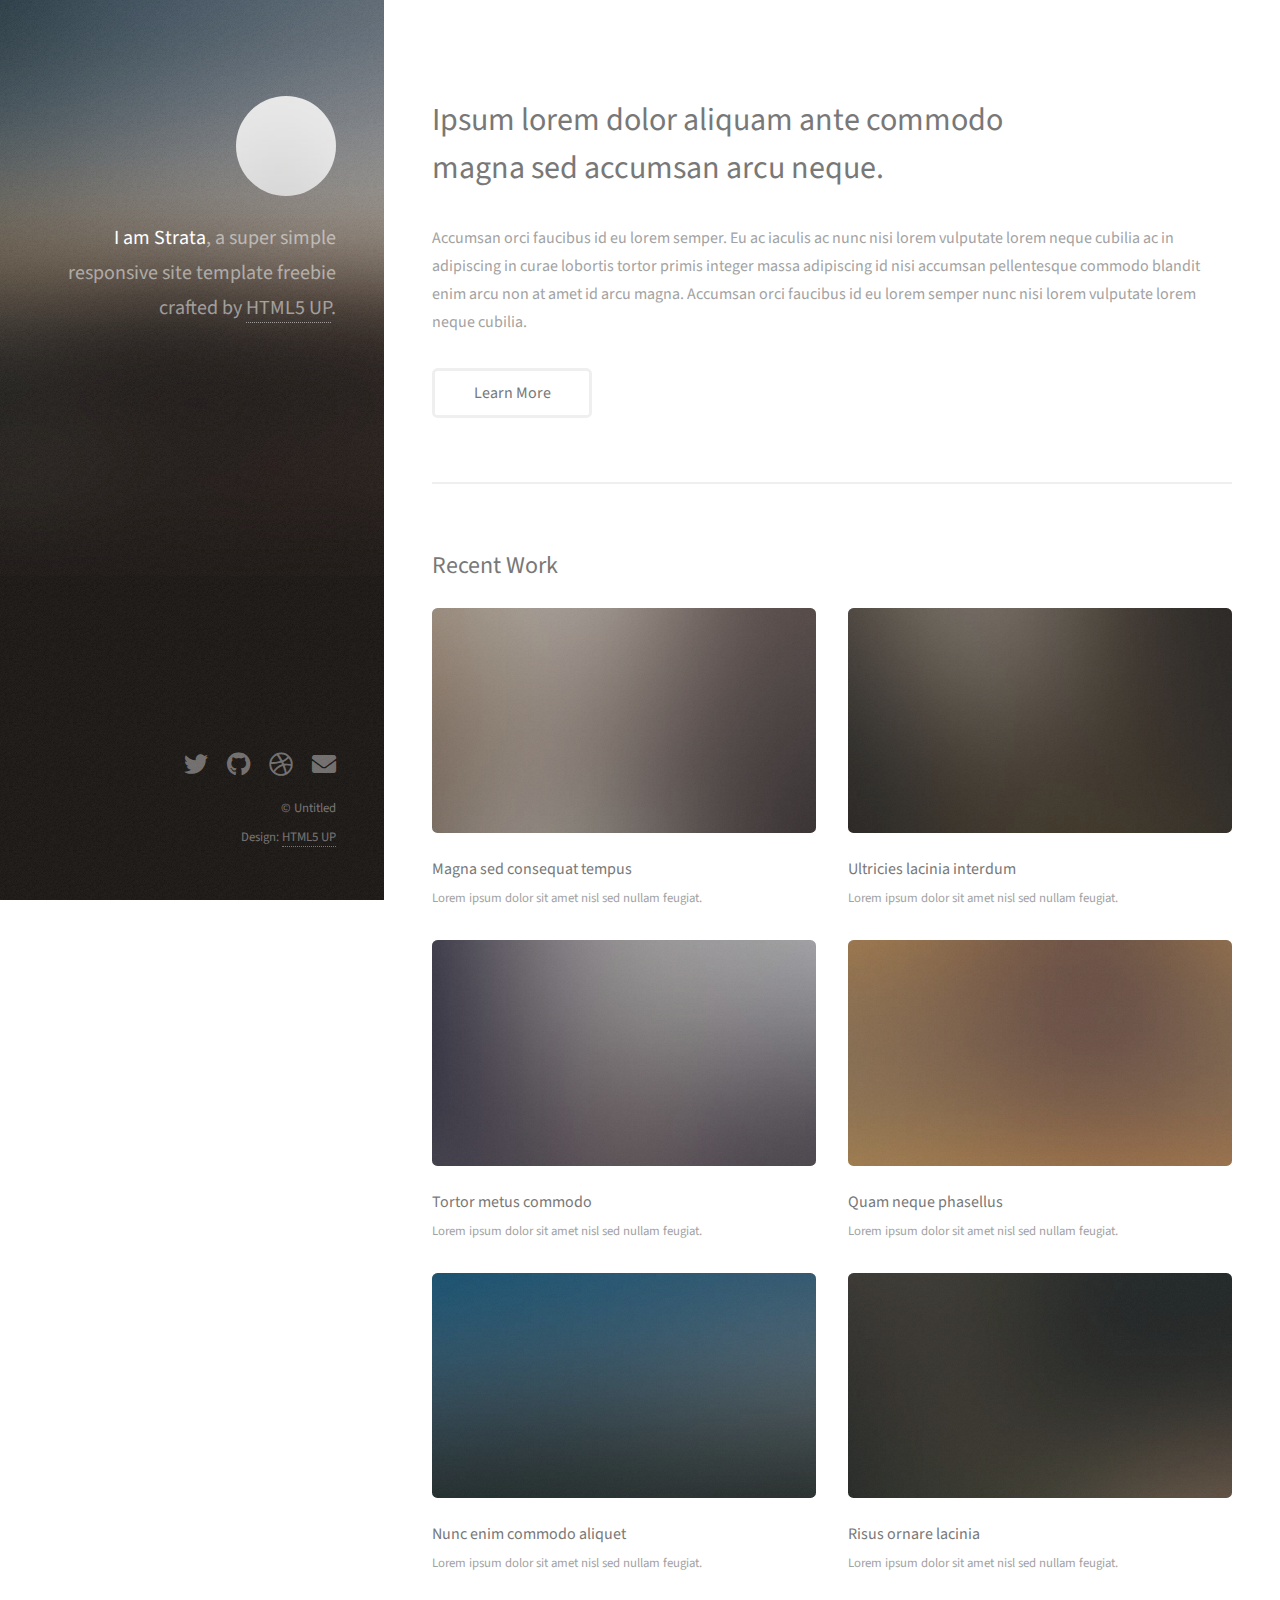
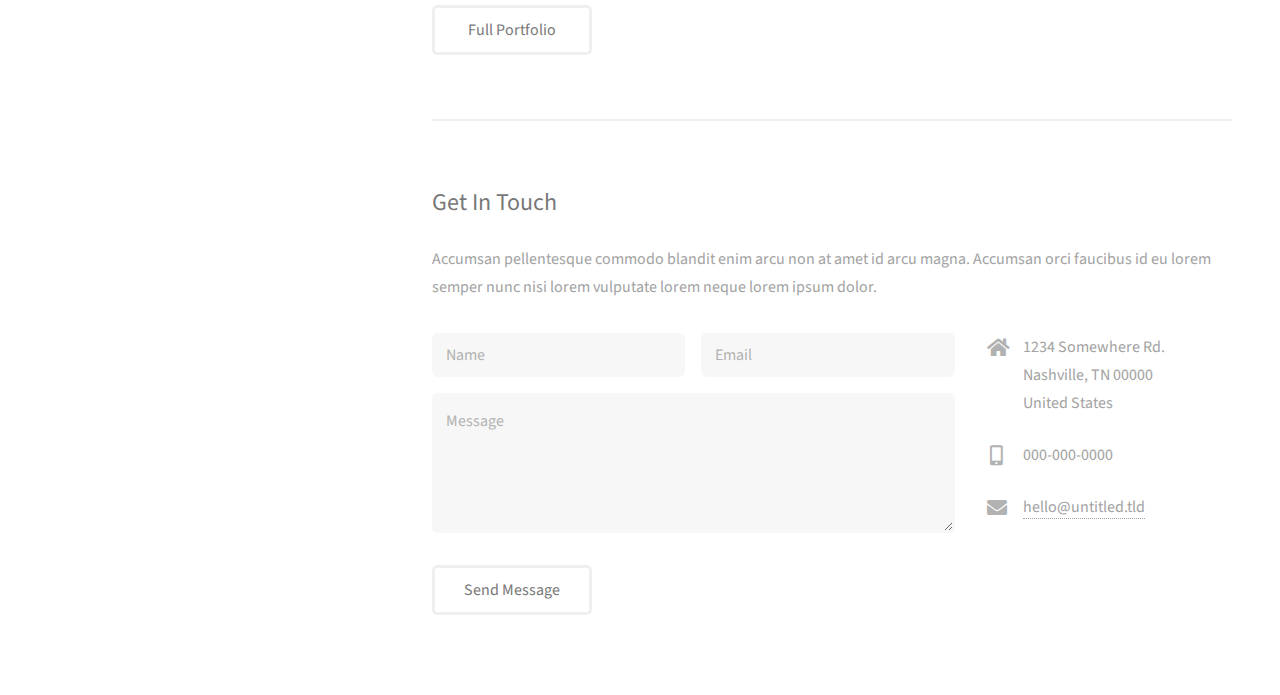
<file: index.html>
<!DOCTYPE HTML>
<!--
	Strata by HTML5 UP
	html5up.net | @ajlkn
	Free for personal and commercial use under the CCA 3.0 license (html5up.net/license)
-->
<html>
	<head>
		<title>Strata by HTML5 UP</title>
		<meta charset="utf-8" />
		<meta name="viewport" content="width=device-width, initial-scale=1, user-scalable=no" />
		<link rel="stylesheet" href="assets/css/main.css" />
	</head>
	<body class="is-preload">

		<!-- Header -->
			<header id="header">
				<div class="inner">
					<a href="#" class="image avatar"><img src="images/avatar.jpg" alt="" /></a>
					<h1><strong>I am Strata</strong>, a super simple<br />
					responsive site template freebie<br />
					crafted by <a href="http://html5up.net">HTML5 UP</a>.</h1>
				</div>
			</header>

		<!-- Main -->
			<div id="main">

				<!-- One -->
					<section id="one">
						<header class="major">
							<h2>Ipsum lorem dolor aliquam ante commodo<br />
							magna sed accumsan arcu neque.</h2>
						</header>
						<p>Accumsan orci faucibus id eu lorem semper. Eu ac iaculis ac nunc nisi lorem vulputate lorem neque cubilia ac in adipiscing in curae lobortis tortor primis integer massa adipiscing id nisi accumsan pellentesque commodo blandit enim arcu non at amet id arcu magna. Accumsan orci faucibus id eu lorem semper nunc nisi lorem vulputate lorem neque cubilia.</p>
						<ul class="actions">
							<li><a href="#" class="button">Learn More</a></li>
						</ul>
					</section>

				<!-- Two -->
					<section id="two">
						<h2>Recent Work</h2>
						<div class="row">
							<article class="col-6 col-12-xsmall work-item">
								<a href="images/fulls/01.jpg" class="image fit thumb"><img src="images/thumbs/01.jpg" alt="" /></a>
								<h3>Magna sed consequat tempus</h3>
								<p>Lorem ipsum dolor sit amet nisl sed nullam feugiat.</p>
							</article>
							<article class="col-6 col-12-xsmall work-item">
								<a href="images/fulls/02.jpg" class="image fit thumb"><img src="images/thumbs/02.jpg" alt="" /></a>
								<h3>Ultricies lacinia interdum</h3>
								<p>Lorem ipsum dolor sit amet nisl sed nullam feugiat.</p>
							</article>
							<article class="col-6 col-12-xsmall work-item">
								<a href="images/fulls/03.jpg" class="image fit thumb"><img src="images/thumbs/03.jpg" alt="" /></a>
								<h3>Tortor metus commodo</h3>
								<p>Lorem ipsum dolor sit amet nisl sed nullam feugiat.</p>
							</article>
							<article class="col-6 col-12-xsmall work-item">
								<a href="images/fulls/04.jpg" class="image fit thumb"><img src="images/thumbs/04.jpg" alt="" /></a>
								<h3>Quam neque phasellus</h3>
								<p>Lorem ipsum dolor sit amet nisl sed nullam feugiat.</p>
							</article>
							<article class="col-6 col-12-xsmall work-item">
								<a href="images/fulls/05.jpg" class="image fit thumb"><img src="images/thumbs/05.jpg" alt="" /></a>
								<h3>Nunc enim commodo aliquet</h3>
								<p>Lorem ipsum dolor sit amet nisl sed nullam feugiat.</p>
							</article>
							<article class="col-6 col-12-xsmall work-item">
								<a href="images/fulls/06.jpg" class="image fit thumb"><img src="images/thumbs/06.jpg" alt="" /></a>
								<h3>Risus ornare lacinia</h3>
								<p>Lorem ipsum dolor sit amet nisl sed nullam feugiat.</p>
							</article>
						</div>
						<ul class="actions">
							<li><a href="#" class="button">Full Portfolio</a></li>
						</ul>
					</section>

				<!-- Three -->
					<section id="three">
						<h2>Get In Touch</h2>
						<p>Accumsan pellentesque commodo blandit enim arcu non at amet id arcu magna. Accumsan orci faucibus id eu lorem semper nunc nisi lorem vulputate lorem neque lorem ipsum dolor.</p>
						<div class="row">
							<div class="col-8 col-12-small">
								<form method="post" action="#">
									<div class="row gtr-uniform gtr-50">
										<div class="col-6 col-12-xsmall"><input type="text" name="name" id="name" placeholder="Name" /></div>
										<div class="col-6 col-12-xsmall"><input type="email" name="email" id="email" placeholder="Email" /></div>
										<div class="col-12"><textarea name="message" id="message" placeholder="Message" rows="4"></textarea></div>
									</div>
								</form>
								<ul class="actions">
									<li><input type="submit" value="Send Message" /></li>
								</ul>
							</div>
							<div class="col-4 col-12-small">
								<ul class="labeled-icons">
									<li>
										<h3 class="icon solid fa-home"><span class="label">Address</span></h3>
										1234 Somewhere Rd.<br />
										Nashville, TN 00000<br />
										United States
									</li>
									<li>
										<h3 class="icon solid fa-mobile-alt"><span class="label">Phone</span></h3>
										000-000-0000
									</li>
									<li>
										<h3 class="icon solid fa-envelope"><span class="label">Email</span></h3>
										<a href="#">hello@untitled.tld</a>
									</li>
								</ul>
							</div>
						</div>
					</section>

				<!-- Four -->
				<!--
					<section id="four">
						<h2>Elements</h2>

						<section>
							<h4>Text</h4>
							<p>This is <b>bold</b> and this is <strong>strong</strong>. This is <i>italic</i> and this is <em>emphasized</em>.
							This is <sup>superscript</sup> text and this is <sub>subscript</sub> text.
							This is <u>underlined</u> and this is code: <code>for (;;) { ... }</code>. Finally, <a href="#">this is a link</a>.</p>
							<hr />
							<header>
								<h4>Heading with a Subtitle</h4>
								<p>Lorem ipsum dolor sit amet nullam id egestas urna aliquam</p>
							</header>
							<p>Nunc lacinia ante nunc ac lobortis. Interdum adipiscing gravida odio porttitor sem non mi integer non faucibus ornare mi ut ante amet placerat aliquet. Volutpat eu sed ante lacinia sapien lorem accumsan varius montes viverra nibh in adipiscing blandit tempus accumsan.</p>
							<header>
								<h5>Heading with a Subtitle</h5>
								<p>Lorem ipsum dolor sit amet nullam id egestas urna aliquam</p>
							</header>
							<p>Nunc lacinia ante nunc ac lobortis. Interdum adipiscing gravida odio porttitor sem non mi integer non faucibus ornare mi ut ante amet placerat aliquet. Volutpat eu sed ante lacinia sapien lorem accumsan varius montes viverra nibh in adipiscing blandit tempus accumsan.</p>
							<hr />
							<h2>Heading Level 2</h2>
							<h3>Heading Level 3</h3>
							<h4>Heading Level 4</h4>
							<h5>Heading Level 5</h5>
							<h6>Heading Level 6</h6>
							<hr />
							<h5>Blockquote</h5>
							<blockquote>Fringilla nisl. Donec accumsan interdum nisi, quis tincidunt felis sagittis eget tempus euismod. Vestibulum ante ipsum primis in faucibus vestibulum. Blandit adipiscing eu felis iaculis volutpat ac adipiscing accumsan faucibus. Vestibulum ante ipsum primis in faucibus lorem ipsum dolor sit amet nullam adipiscing eu felis.</blockquote>
							<h5>Preformatted</h5>
							<pre><code>i = 0;

while (!deck.isInOrder()) {
print 'Iteration ' + i;
deck.shuffle();
i++;
}

print 'It took ' + i + ' iterations to sort the deck.';</code></pre>
						</section>

						<section>
							<h4>Lists</h4>
							<div class="row">
								<div class="col-6 col-12-xsmall">
									<h5>Unordered</h5>
									<ul>
										<li>Dolor pulvinar etiam magna etiam.</li>
										<li>Sagittis adipiscing lorem eleifend.</li>
										<li>Felis enim feugiat dolore viverra.</li>
									</ul>
									<h5>Alternate</h5>
									<ul class="alt">
										<li>Dolor pulvinar etiam magna etiam.</li>
										<li>Sagittis adipiscing lorem eleifend.</li>
										<li>Felis enim feugiat dolore viverra.</li>
									</ul>
								</div>
								<div class="col-6 col-12-xsmall">
									<h5>Ordered</h5>
									<ol>
										<li>Dolor pulvinar etiam magna etiam.</li>
										<li>Etiam vel felis at lorem sed viverra.</li>
										<li>Felis enim feugiat dolore viverra.</li>
										<li>Dolor pulvinar etiam magna etiam.</li>
										<li>Etiam vel felis at lorem sed viverra.</li>
										<li>Felis enim feugiat dolore viverra.</li>
									</ol>
									<h5>Icons</h5>
									<ul class="icons">
										<li><a href="#" class="icon brands fa-twitter"><span class="label">Twitter</span></a></li>
										<li><a href="#" class="icon brands fa-facebook-f"><span class="label">Facebook</span></a></li>
										<li><a href="#" class="icon brands fa-instagram"><span class="label">Instagram</span></a></li>
										<li><a href="#" class="icon brands fa-github"><span class="label">Github</span></a></li>
										<li><a href="#" class="icon brands fa-dribbble"><span class="label">Dribbble</span></a></li>
										<li><a href="#" class="icon brands fa-tumblr"><span class="label">Tumblr</span></a></li>
									</ul>
								</div>
							</div>
							<h5>Actions</h5>
							<ul class="actions">
								<li><a href="#" class="button primary">Default</a></li>
								<li><a href="#" class="button">Default</a></li>
							</ul>
							<ul class="actions small">
								<li><a href="#" class="button primary small">Small</a></li>
								<li><a href="#" class="button small">Small</a></li>
							</ul>
							<div class="row">
								<div class="col-6 col-12-small">
									<ul class="actions stacked">
										<li><a href="#" class="button primary">Default</a></li>
										<li><a href="#" class="button">Default</a></li>
									</ul>
								</div>
								<div class="col-6 col-12-small">
									<ul class="actions stacked">
										<li><a href="#" class="button primary small">Small</a></li>
										<li><a href="#" class="button small">Small</a></li>
									</ul>
								</div>
								<div class="col-6 col-12-small">
									<ul class="actions stacked">
										<li><a href="#" class="button primary fit">Default</a></li>
										<li><a href="#" class="button fit">Default</a></li>
									</ul>
								</div>
								<div class="col-6 col-12-small">
									<ul class="actions stacked">
										<li><a href="#" class="button primary small fit">Small</a></li>
										<li><a href="#" class="button small fit">Small</a></li>
									</ul>
								</div>
							</div>
						</section>

						<section>
							<h4>Table</h4>
							<h5>Default</h5>
							<div class="table-wrapper">
								<table>
									<thead>
										<tr>
											<th>Name</th>
											<th>Description</th>
											<th>Price</th>
										</tr>
									</thead>
									<tbody>
										<tr>
											<td>Item One</td>
											<td>Ante turpis integer aliquet porttitor.</td>
											<td>29.99</td>
										</tr>
										<tr>
											<td>Item Two</td>
											<td>Vis ac commodo adipiscing arcu aliquet.</td>
											<td>19.99</td>
										</tr>
										<tr>
											<td>Item Three</td>
											<td> Morbi faucibus arcu accumsan lorem.</td>
											<td>29.99</td>
										</tr>
										<tr>
											<td>Item Four</td>
											<td>Vitae integer tempus condimentum.</td>
											<td>19.99</td>
										</tr>
										<tr>
											<td>Item Five</td>
											<td>Ante turpis integer aliquet porttitor.</td>
											<td>29.99</td>
										</tr>
									</tbody>
									<tfoot>
										<tr>
											<td colspan="2"></td>
											<td>100.00</td>
										</tr>
									</tfoot>
								</table>
							</div>

							<h5>Alternate</h5>
							<div class="table-wrapper">
								<table class="alt">
									<thead>
										<tr>
											<th>Name</th>
											<th>Description</th>
											<th>Price</th>
										</tr>
									</thead>
									<tbody>
										<tr>
											<td>Item One</td>
											<td>Ante turpis integer aliquet porttitor.</td>
											<td>29.99</td>
										</tr>
										<tr>
											<td>Item Two</td>
											<td>Vis ac commodo adipiscing arcu aliquet.</td>
											<td>19.99</td>
										</tr>
										<tr>
											<td>Item Three</td>
											<td> Morbi faucibus arcu accumsan lorem.</td>
											<td>29.99</td>
										</tr>
										<tr>
											<td>Item Four</td>
											<td>Vitae integer tempus condimentum.</td>
											<td>19.99</td>
										</tr>
										<tr>
											<td>Item Five</td>
											<td>Ante turpis integer aliquet porttitor.</td>
											<td>29.99</td>
										</tr>
									</tbody>
									<tfoot>
										<tr>
											<td colspan="2"></td>
											<td>100.00</td>
										</tr>
									</tfoot>
								</table>
							</div>
						</section>

						<section>
							<h4>Buttons</h4>
							<ul class="actions">
								<li><a href="#" class="button primary">Primary</a></li>
								<li><a href="#" class="button">Default</a></li>
							</ul>
							<ul class="actions">
								<li><a href="#" class="button large">Large</a></li>
								<li><a href="#" class="button">Default</a></li>
								<li><a href="#" class="button small">Small</a></li>
							</ul>
							<ul class="actions fit">
								<li><a href="#" class="button primary fit">Fit</a></li>
								<li><a href="#" class="button fit">Fit</a></li>
							</ul>
							<ul class="actions fit small">
								<li><a href="#" class="button primary fit small">Fit + Small</a></li>
								<li><a href="#" class="button fit small">Fit + Small</a></li>
							</ul>
							<ul class="actions">
								<li><a href="#" class="button primary icon solid fa-download">Icon</a></li>
								<li><a href="#" class="button icon solid fa-download">Icon</a></li>
							</ul>
							<ul class="actions">
								<li><span class="button primary disabled">Primary</span></li>
								<li><span class="button disabled">Default</span></li>
							</ul>
						</section>

						<section>
							<h4>Form</h4>
							<form method="post" action="#">
								<div class="row gtr-uniform gtr-50">
									<div class="col-6 col-12-xsmall">
										<input type="text" name="demo-name" id="demo-name" value="" placeholder="Name" />
									</div>
									<div class="col-6 col-12-xsmall">
										<input type="email" name="demo-email" id="demo-email" value="" placeholder="Email" />
									</div>
									<div class="col-12">
										<select name="demo-category" id="demo-category">
											<option value="">- Category -</option>
											<option value="1">Manufacturing</option>
											<option value="1">Shipping</option>
											<option value="1">Administration</option>
											<option value="1">Human Resources</option>
										</select>
									</div>
									<div class="col-4 col-12-small">
										<input type="radio" id="demo-priority-low" name="demo-priority" checked>
										<label for="demo-priority-low">Low Priority</label>
									</div>
									<div class="col-4 col-12-small">
										<input type="radio" id="demo-priority-normal" name="demo-priority">
										<label for="demo-priority-normal">Normal Priority</label>
									</div>
									<div class="col-4 col-12-small">
										<input type="radio" id="demo-priority-high" name="demo-priority">
										<label for="demo-priority-high">High Priority</label>
									</div>
									<div class="col-6 col-12-small">
										<input type="checkbox" id="demo-copy" name="demo-copy">
										<label for="demo-copy">Email me a copy of this message</label>
									</div>
									<div class="col-6 col-12-small">
										<input type="checkbox" id="demo-human" name="demo-human" checked>
										<label for="demo-human">I am a human and not a robot</label>
									</div>
									<div class="col-12">
										<textarea name="demo-message" id="demo-message" placeholder="Enter your message" rows="6"></textarea>
									</div>
									<div class="col-12">
										<ul class="actions">
											<li><input type="submit" value="Send Message" class="primary" /></li>
											<li><input type="reset" value="Reset" /></li>
										</ul>
									</div>
								</div>
							</form>
						</section>

						<section>
							<h4>Image</h4>
							<h5>Fit</h5>
							<div class="box alt">
								<div class="row gtr-50 gtr-uniform">
									<div class="col-12"><span class="image fit"><img src="images/fulls/05.jpg" alt="" /></span></div>
									<div class="col-4"><span class="image fit"><img src="images/thumbs/01.jpg" alt="" /></span></div>
									<div class="col-4"><span class="image fit"><img src="images/thumbs/02.jpg" alt="" /></span></div>
									<div class="col-4"><span class="image fit"><img src="images/thumbs/03.jpg" alt="" /></span></div>
									<div class="col-4"><span class="image fit"><img src="images/thumbs/04.jpg" alt="" /></span></div>
									<div class="col-4"><span class="image fit"><img src="images/thumbs/05.jpg" alt="" /></span></div>
									<div class="col-4"><span class="image fit"><img src="images/thumbs/06.jpg" alt="" /></span></div>
									<div class="col-4"><span class="image fit"><img src="images/thumbs/03.jpg" alt="" /></span></div>
									<div class="col-4"><span class="image fit"><img src="images/thumbs/02.jpg" alt="" /></span></div>
									<div class="col-4"><span class="image fit"><img src="images/thumbs/01.jpg" alt="" /></span></div>
								</div>
							</div>
							<h5>Left &amp; Right</h5>
							<p><span class="image left"><img src="images/avatar.jpg" alt="" /></span>Fringilla nisl. Donec accumsan interdum nisi, quis tincidunt felis sagittis eget. tempus euismod. Vestibulum ante ipsum primis in faucibus vestibulum. Blandit adipiscing eu felis iaculis volutpat ac adipiscing accumsan eu faucibus. Integer ac pellentesque praesent tincidunt felis sagittis eget. tempus euismod. Vestibulum ante ipsum primis in faucibus vestibulum. Blandit adipiscing eu felis iaculis volutpat ac adipiscing accumsan eu faucibus. Integer ac pellentesque praesent. Donec accumsan interdum nisi, quis tincidunt felis sagittis eget. tempus euismod. Vestibulum ante ipsum primis in faucibus vestibulum. Blandit adipiscing eu felis iaculis volutpat ac adipiscing accumsan eu faucibus. Integer ac pellentesque praesent tincidunt felis sagittis eget. tempus euismod. Vestibulum ante ipsum primis in faucibus vestibulum. Blandit adipiscing eu felis iaculis volutpat ac adipiscing accumsan eu faucibus. Integer ac pellentesque praesent.</p>
							<p><span class="image right"><img src="images/avatar.jpg" alt="" /></span>Fringilla nisl. Donec accumsan interdum nisi, quis tincidunt felis sagittis eget. tempus euismod. Vestibulum ante ipsum primis in faucibus vestibulum. Blandit adipiscing eu felis iaculis volutpat ac adipiscing accumsan eu faucibus. Integer ac pellentesque praesent tincidunt felis sagittis eget. tempus euismod. Vestibulum ante ipsum primis in faucibus vestibulum. Blandit adipiscing eu felis iaculis volutpat ac adipiscing accumsan eu faucibus. Integer ac pellentesque praesent. Donec accumsan interdum nisi, quis tincidunt felis sagittis eget. tempus euismod. Vestibulum ante ipsum primis in faucibus vestibulum. Blandit adipiscing eu felis iaculis volutpat ac adipiscing accumsan eu faucibus. Integer ac pellentesque praesent tincidunt felis sagittis eget. tempus euismod. Vestibulum ante ipsum primis in faucibus vestibulum. Blandit adipiscing eu felis iaculis volutpat ac adipiscing accumsan eu faucibus. Integer ac pellentesque praesent.</p>
						</section>

					</section>
				-->

			</div>

		<!-- Footer -->
			<footer id="footer">
				<div class="inner">
					<ul class="icons">
						<li><a href="#" class="icon brands fa-twitter"><span class="label">Twitter</span></a></li>
						<li><a href="#" class="icon brands fa-github"><span class="label">Github</span></a></li>
						<li><a href="#" class="icon brands fa-dribbble"><span class="label">Dribbble</span></a></li>
						<li><a href="#" class="icon solid fa-envelope"><span class="label">Email</span></a></li>
					</ul>
					<ul class="copyright">
						<li>&copy; Untitled</li><li>Design: <a href="http://html5up.net">HTML5 UP</a></li>
					</ul>
				</div>
			</footer>

		<!-- Scripts -->
			<script src="assets/js/jquery.min.js"></script>
			<script src="assets/js/jquery.poptrox.min.js"></script>
			<script src="assets/js/browser.min.js"></script>
			<script src="assets/js/breakpoints.min.js"></script>
			<script src="assets/js/util.js"></script>
			<script src="assets/js/main.js"></script>

	</body>
</html>
</file>
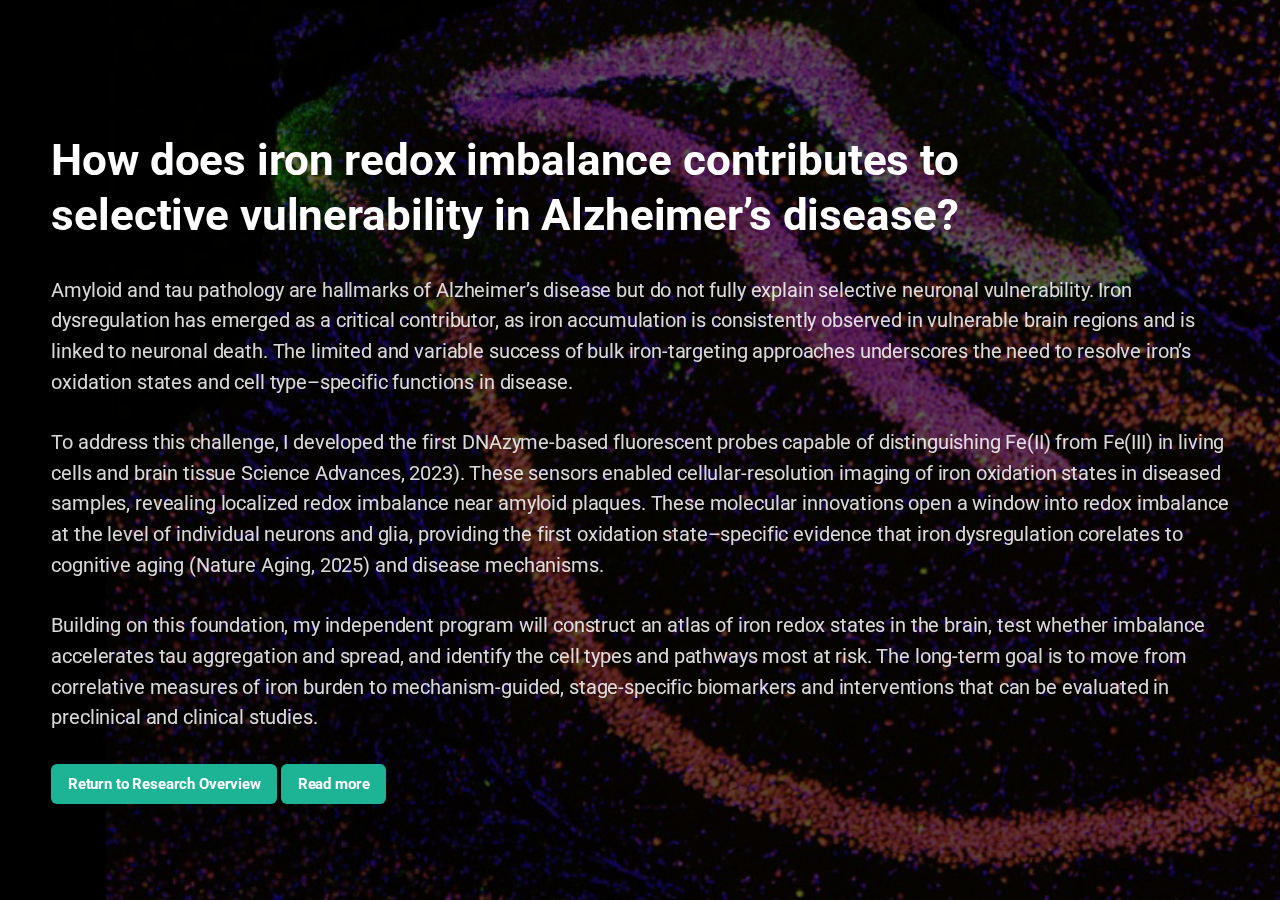
<file: html5up-eventually-Alzheimer's/index.html>
<!DOCTYPE HTML>
<!--
	Eventually by HTML5 UP
	html5up.net | @ajlkn
	Free for personal and commercial use under the CCA 3.0 license (html5up.net/license)
-->
<html>
	<head>
		<title>Eventually by HTML5 UP</title>
		<meta charset="utf-8" />
		<meta name="viewport" content="width=device-width, initial-scale=1, user-scalable=no" />
		<link rel="stylesheet" href="assets/css/main.css" />
	</head>
	<body class="is-preload">

		<!-- Header -->
			<header id="header">
				<h1>How does iron redox imbalance contributes to <br>
					selective vulnerability in Alzheimer’s disease?</h1>
				<p>Amyloid and tau pathology are hallmarks of Alzheimer’s disease but do not fully explain selective neuronal vulnerability. Iron dysregulation has emerged as a critical contributor, as iron accumulation is consistently observed in vulnerable brain regions and is linked to neuronal death. The limited and variable success of bulk iron-targeting approaches underscores the need to resolve iron’s oxidation states and cell type–specific functions in disease.</p>
				<p>To address this challenge, I developed the first DNAzyme-based fluorescent probes capable of distinguishing Fe(II) from Fe(III) in living cells and brain tissue Science Advances, 2023). These sensors enabled cellular-resolution imaging of iron oxidation states in diseased samples, revealing localized redox imbalance near amyloid plaques. These molecular innovations open a window into redox imbalance at the level of individual neurons and glia, providing the first oxidation state–specific evidence that iron dysregulation corelates to cognitive aging (Nature Aging, 2025) and disease mechanisms.</p>
				<p>Building on this foundation, my independent program will construct an atlas of iron redox states in the brain, test whether imbalance accelerates tau aggregation and spread, and identify the cell types and pathways most at risk. The long-term goal is to move from correlative measures of iron burden to mechanism-guided, stage-specific biomarkers and interventions that can be evaluated in preclinical and clinical studies.</p>
			</header>

		<!-- Footer -->
			<footer>
				<a href="../html5up-miniport/research.html" class="button large scrolly">Return to Research Overview</a><span>   </span><a href="https://www.science.org/doi/10.1126/sciadv.ade7622" class="button large scrolly">Read more</a>
			</footer>

		<!-- Scripts -->
			<script src="assets/js/main.js"></script>

	</body>
</html>
</file>
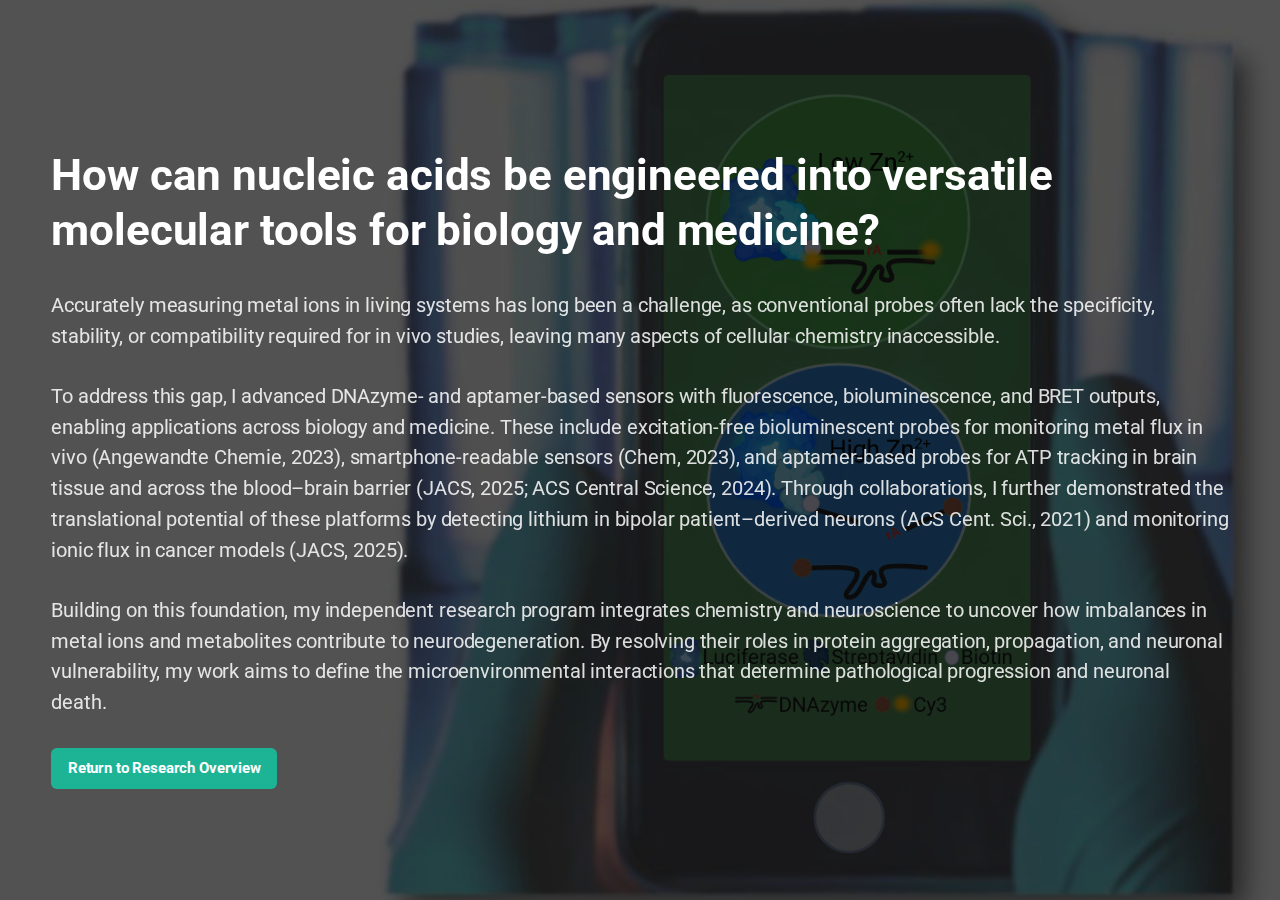
<file: html5up-eventually-Metal sensors/index.html>
<!DOCTYPE HTML>
<!--
	Eventually by HTML5 UP
	html5up.net | @ajlkn
	Free for personal and commercial use under the CCA 3.0 license (html5up.net/license)
-->
<html>
	<head>
		<title>Eventually by HTML5 UP</title>
		<meta charset="utf-8" />
		<meta name="viewport" content="width=device-width, initial-scale=1, user-scalable=no" />
		<link rel="stylesheet" href="assets/css/main.css" />
	</head>
	<body class="is-preload">

		<!-- Header -->
			<header id="header">
				<h1>How can nucleic acids be engineered into versatile molecular tools for biology and medicine? </h1>
				<p>Accurately measuring metal ions in living systems has long been a challenge, as conventional probes often lack the specificity, stability, or compatibility required for in vivo studies, leaving many aspects of cellular chemistry inaccessible.</p>
				<p>To address this gap, I advanced DNAzyme- and aptamer-based sensors with fluorescence, bioluminescence, and BRET outputs, enabling applications across biology and medicine. These include excitation-free bioluminescent probes for monitoring metal flux in vivo (Angewandte Chemie, 2023), smartphone-readable sensors (Chem, 2023), and aptamer-based probes for ATP tracking in brain tissue and across the blood–brain barrier (JACS, 2025; ACS Central Science, 2024). Through collaborations, I further demonstrated the translational potential of these platforms by detecting lithium in bipolar patient–derived neurons (ACS Cent. Sci., 2021) and monitoring ionic flux in cancer models (JACS, 2025).</p>
				<p>Building on this foundation, my independent research program integrates chemistry and neuroscience to uncover how imbalances in metal ions and metabolites contribute to neurodegeneration. By resolving their roles in protein aggregation, propagation, and neuronal vulnerability, my work aims to define the microenvironmental interactions that determine pathological progression and neuronal death.</p>
			</header>

		<!-- Footer -->
			<footer>
				<a href="../html5up-miniport/research.html" class="button large scrolly">Return to Research Overview</a>
			</footer>
		<!-- Scripts -->
			<script src="assets/js/main.js"></script>

	</body>
</html>
</file>
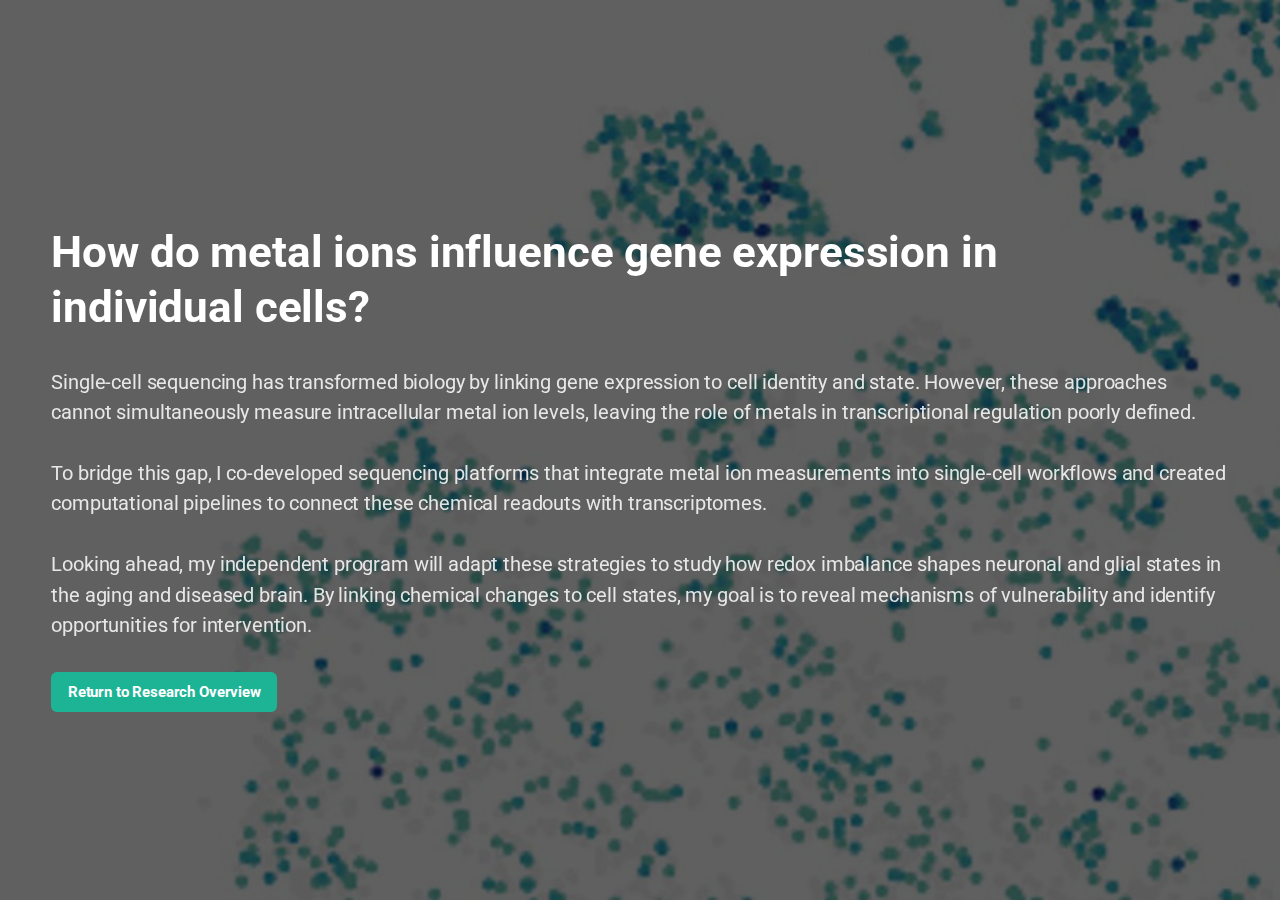
<file: html5up-eventually-Sequencing Chemistry and Gene Regulation/index.html>
<!DOCTYPE HTML>
<!--
	Eventually by HTML5 UP
	html5up.net | @ajlkn
	Free for personal and commercial use under the CCA 3.0 license (html5up.net/license)
-->
<html>
	<head>
		<title>Eventually by HTML5 UP</title>
		<meta charset="utf-8" />
		<meta name="viewport" content="width=device-width, initial-scale=1, user-scalable=no" />
		<link rel="stylesheet" href="assets/css/main.css" />
	</head>
	<body class="is-preload">

		<!-- Header -->
			<header id="header">
				<h1>How do metal ions influence gene expression in individual cells? </h1>
				<p>Single-cell sequencing has transformed biology by linking gene expression to cell identity and state. However, these approaches cannot simultaneously measure intracellular metal ion levels, leaving the role of metals in transcriptional regulation poorly defined.</p>
				<p>To bridge this gap, I co-developed sequencing platforms that integrate metal ion measurements into single-cell workflows and created computational pipelines to connect these chemical readouts with transcriptomes.</p>
				<p>Looking ahead, my independent program will adapt these strategies to study how redox imbalance shapes neuronal and glial states in the aging and diseased brain. By linking chemical changes to cell states, my goal is to reveal mechanisms of vulnerability and identify opportunities for intervention.</p>
			</header>

		<!-- Footer -->
			<footer>
				<a href="../html5up-miniport/research.html" class="button large scrolly">Return to Research Overview</a>
			</footer>

		<!-- Scripts -->
			<script src="assets/js/main.js"></script>

	</body>
</html>
</file>
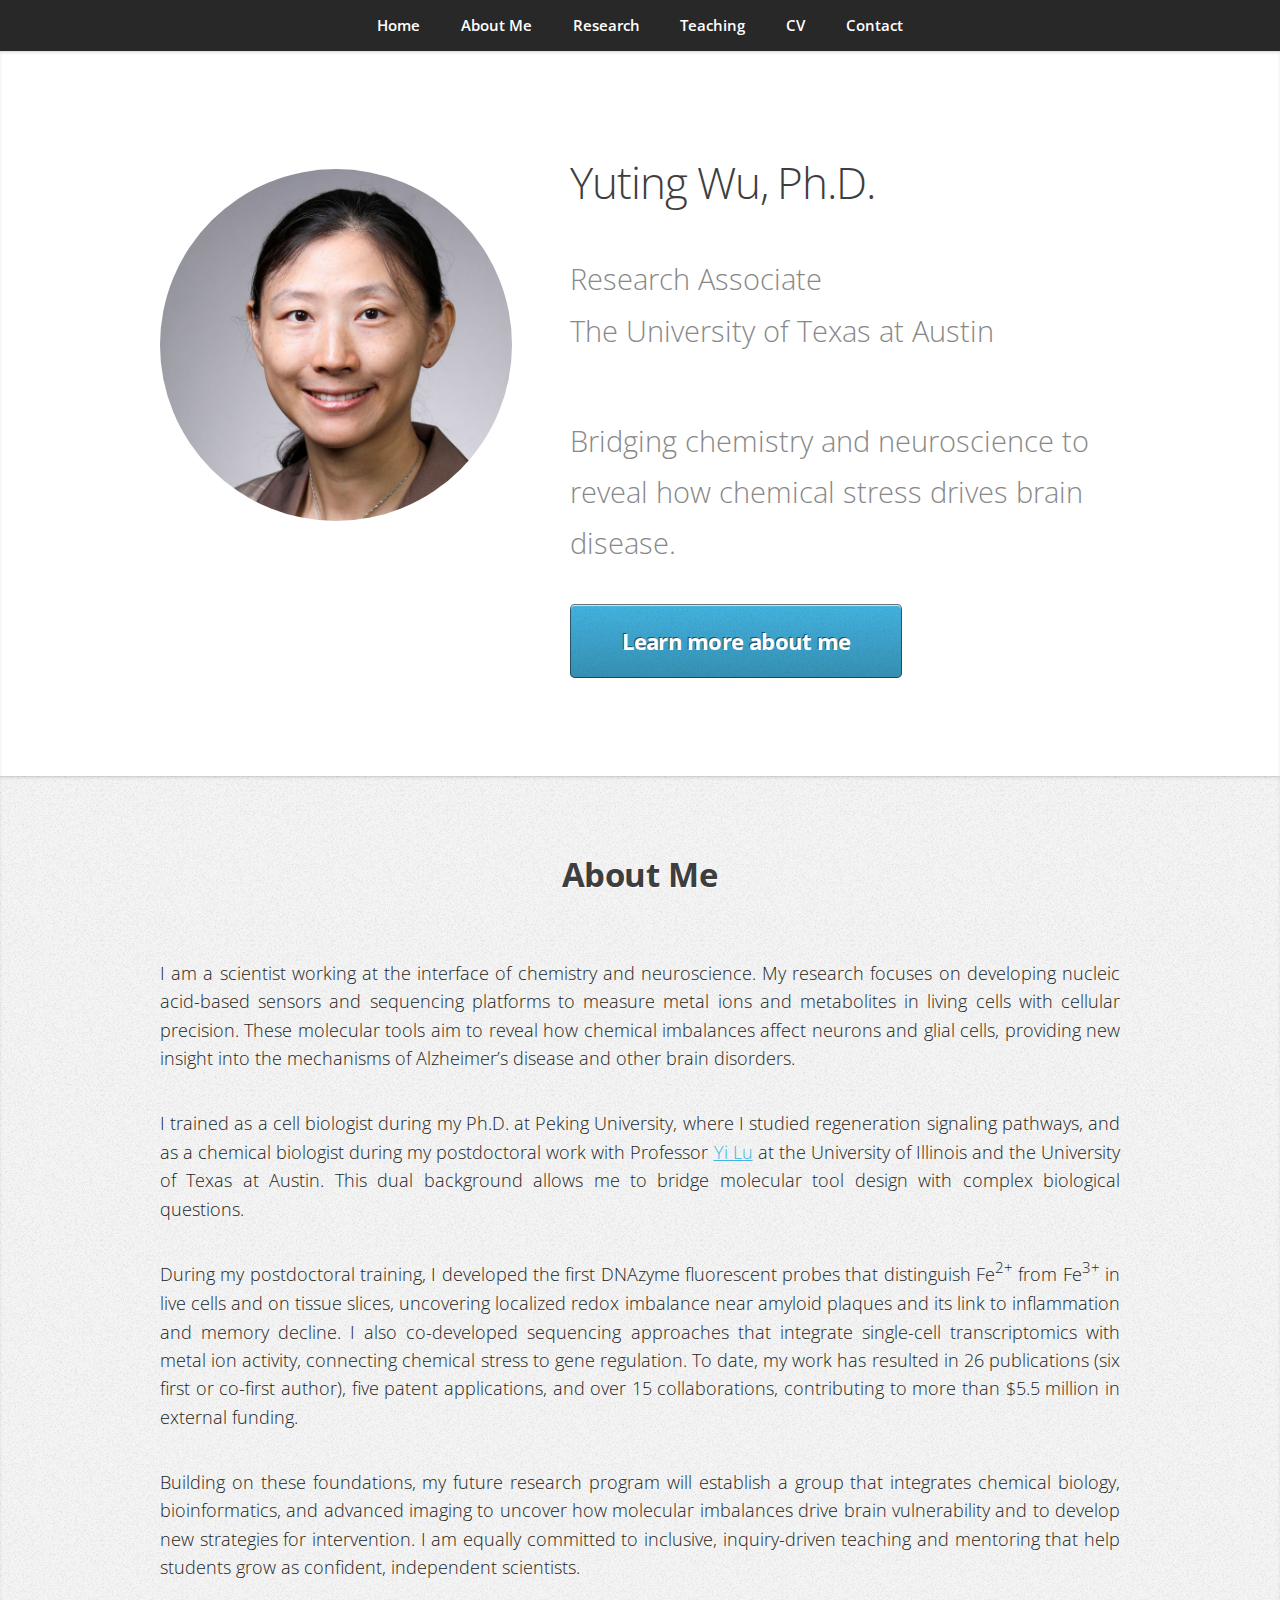
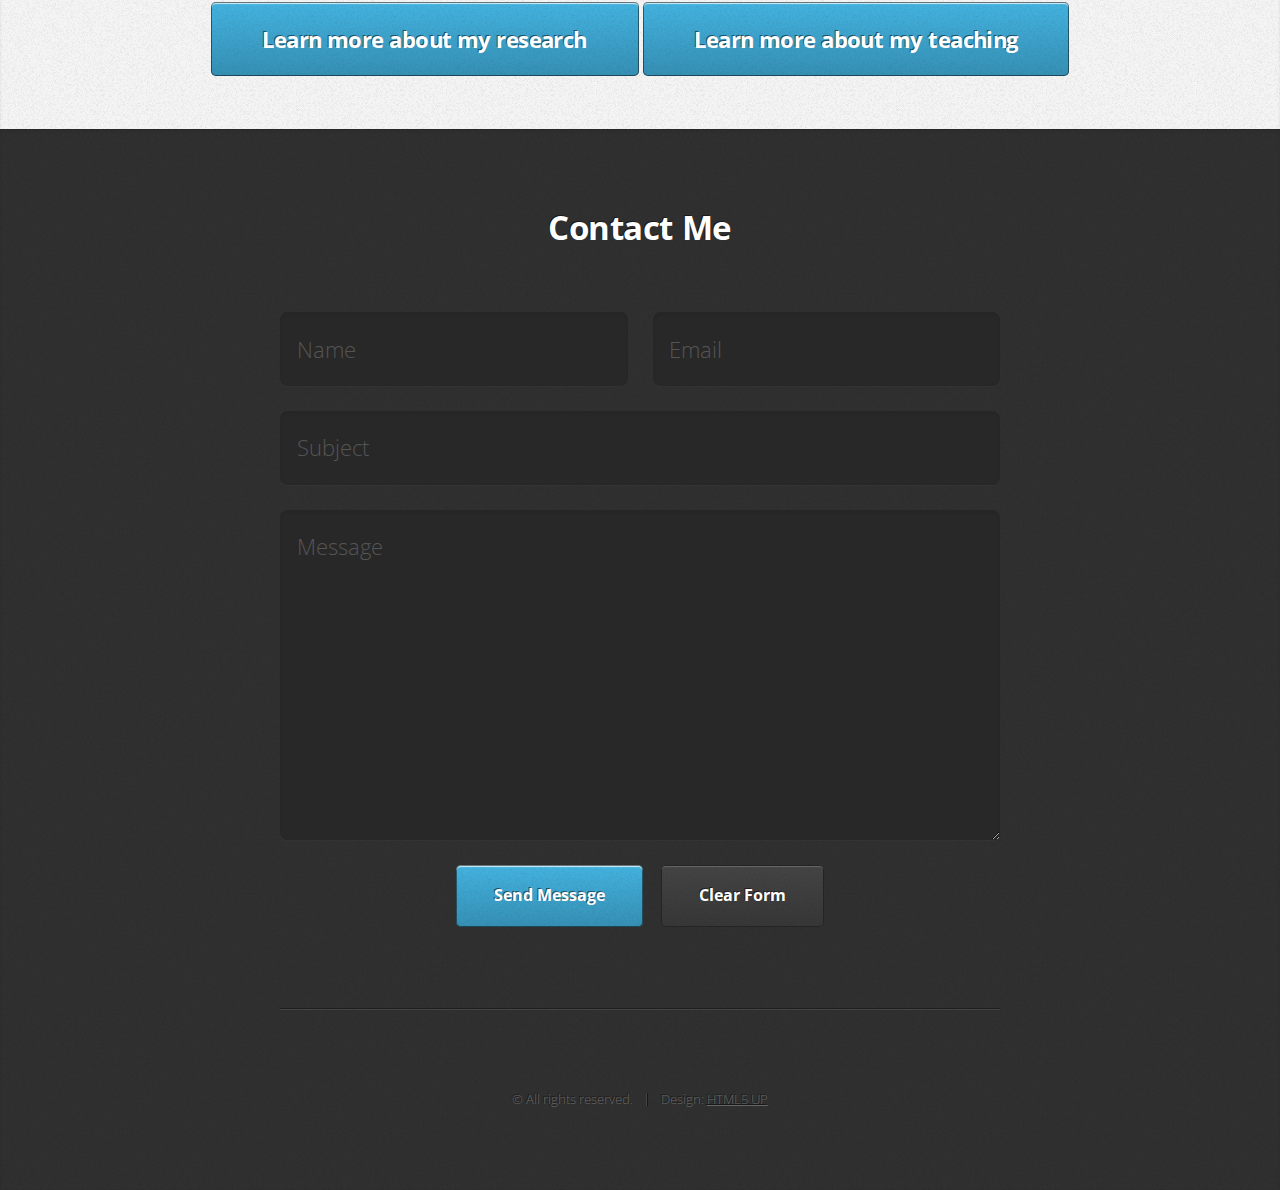
<file: main.html>
<!DOCTYPE HTML>
<!--
	Miniport by HTML5 UP
	html5up.net | @ajlkn
	Free for personal and commercial use under the CCA 3.0 license (html5up.net/license)
-->
<html>
	<head>
		<title>Miniport by HTML5 UP</title>
		<meta charset="utf-8" />
		<meta name="viewport" content="width=device-width, initial-scale=1, user-scalable=no" />
		<link rel="stylesheet" href="./html5up-miniport/assets/css/main.css" />
	</head>
	<body class="is-preload">

		<!-- Nav -->
			<nav id="nav">
				<ul class="container">
					<li><a href="#top">Home</a></li>
					<li><a href="#about">About Me</a></li>
					<li><a href="./html5up-miniport/research.html">Research</a></li>
					<li><a href="./html5up-miniport/teaching.html">Teaching</a></li>
					<li><a href="./html5up-miniport/assets/Yuting_Wu_CV.pdf">CV</a></li>
					<li><a href="#contact">Contact</a></li>
				</ul>
			</nav>

		<!-- Home -->
			<article id="top" class="wrapper style1">
				<div class="container">
					<div class="row">
						<div class="col-4 col-5-large col-12-medium">
							<span class="image fit"><img src="./html5up-miniport/images/pic00.jpg" alt="" /></span>
						</div>
						<div class="col-8 col-7-large col-12-medium">
							<header>
								<h1>Yuting Wu, Ph.D.</h1>
							</header>
							<p>Research Associate <br>
							The University of Texas at Austin</p>
							</header>
							<p>Bridging chemistry and neuroscience to reveal how chemical stress drives brain disease.</p>
								<a href="#about" class="button large scrolly">Learn more about me</a>
							</footer>
						</div>
					</div>
				</div>
			</article>

		<!-- about -->
			<article id="about" class="wrapper style3">
				<div class="container">
					<header>
						<h2>About Me</h2>
					</header>
						<p class="no-justify" style="color:#1c1e22;">I am a scientist working at the interface of chemistry and neuroscience. My research focuses on developing nucleic acid-based sensors and sequencing platforms to measure metal ions and metabolites in living cells with cellular precision. These molecular tools aim to reveal how chemical imbalances affect neurons and glial cells, providing new insight into the mechanisms of Alzheimer’s disease and other brain disorders.</p>
						<p class="no-justify" style="color:#1c1e22;">I trained as a cell biologist during my Ph.D. at Peking University, where I studied regeneration signaling pathways, and as a chemical biologist during my postdoctoral work with Professor <a href="https://lulab.cm.utexas.edu/about/">Yi Lu</a> at the University of Illinois and the University of Texas at Austin. This dual background allows me to bridge molecular tool design with complex biological questions.</p>
						<p class="no-justify" style="color:#1c1e22;">During my postdoctoral training, I developed the first DNAzyme fluorescent probes that distinguish Fe<sup>2+</sup> from Fe<sup>3+</sup> in live cells and on tissue slices, uncovering localized redox imbalance near amyloid plaques and its link to inflammation and memory decline. I also co-developed sequencing approaches that integrate single-cell transcriptomics with metal ion activity, connecting chemical stress to gene regulation. To date, my work has resulted in 26 publications (six first or co-first author), five patent applications, and over 15 collaborations, contributing to more than $5.5 million in external funding. </p>
						<p class="no-justify" style="color:#1c1e22;">Building on these foundations, my future research program will establish a group that integrates chemical biology, bioinformatics, and advanced imaging to uncover how molecular imbalances drive brain vulnerability and to develop new strategies for intervention. I am equally committed to inclusive, inquiry-driven teaching and mentoring that help students grow as confident, independent scientists.</p>
					</header>
						</div>
					<footer>
						<a href="./html5up-miniport/research.html" class="button large scrolly">Learn more about my research</a>     <a href="./html5up-miniport/teaching.html" class="button large scrolly">Learn more about my teaching</a>
					</footer>
				</div>
			</article>

			<!-- Contact -->
			<article id="contact" class="wrapper style4">
				<div class="container medium">
					<header>
						<h2>Contact Me</h2>
					</header>
					<div class="row">
						<div class="col-12">
							<form method="post" action="https://formspree.io/f/mwprpqyz">
								<div class="row">
									<div class="col-6 col-12-small">
										<input type="text" name="name" id="name" placeholder="Name" />
									</div>
									<div class="col-6 col-12-small">
										<input type="text" name="email" id="email" placeholder="Email" />
									</div>
									<div class="col-12">
										<input type="text" name="subject" id="subject" placeholder="Subject" />
									</div>
									<div class="col-12">
										<textarea name="message" id="message" placeholder="Message"></textarea>
									</div>
									<div class="col-12">
										<ul class="actions">
											<li><input type="submit" value="Send Message" /></li>
											<li><input type="reset" value="Clear Form" class="alt" /></li>
										</ul>
									</div>
								</div>
							</form>
						</div>
						<div class="col-12">
							<hr />
						</div>
					</div>
					<footer>
						<ul id="copyright">
							<li>&copy; All rights reserved.</li><li>Design: <a href="http://html5up.net">HTML5 UP</a></li>
						</ul>
					</footer>
				</div>
			</article>

		<!-- Scripts -->
			<script src="./html5up-miniport/assets/js/jquery.min.js"></script>
			<script src="./html5up-miniport/assets/js/jquery.scrolly.min.js"></script>
			<script src="./html5up-miniport/assets/js/browser.min.js"></script>
			<script src="./html5up-miniport/assets/js/breakpoints.min.js"></script>
			<script src="./html5up-miniport/assets/js/util.js"></script>
			<script src="./html5up-miniport/assets/js/main.js"></script>

	</body>
</html>
</file>
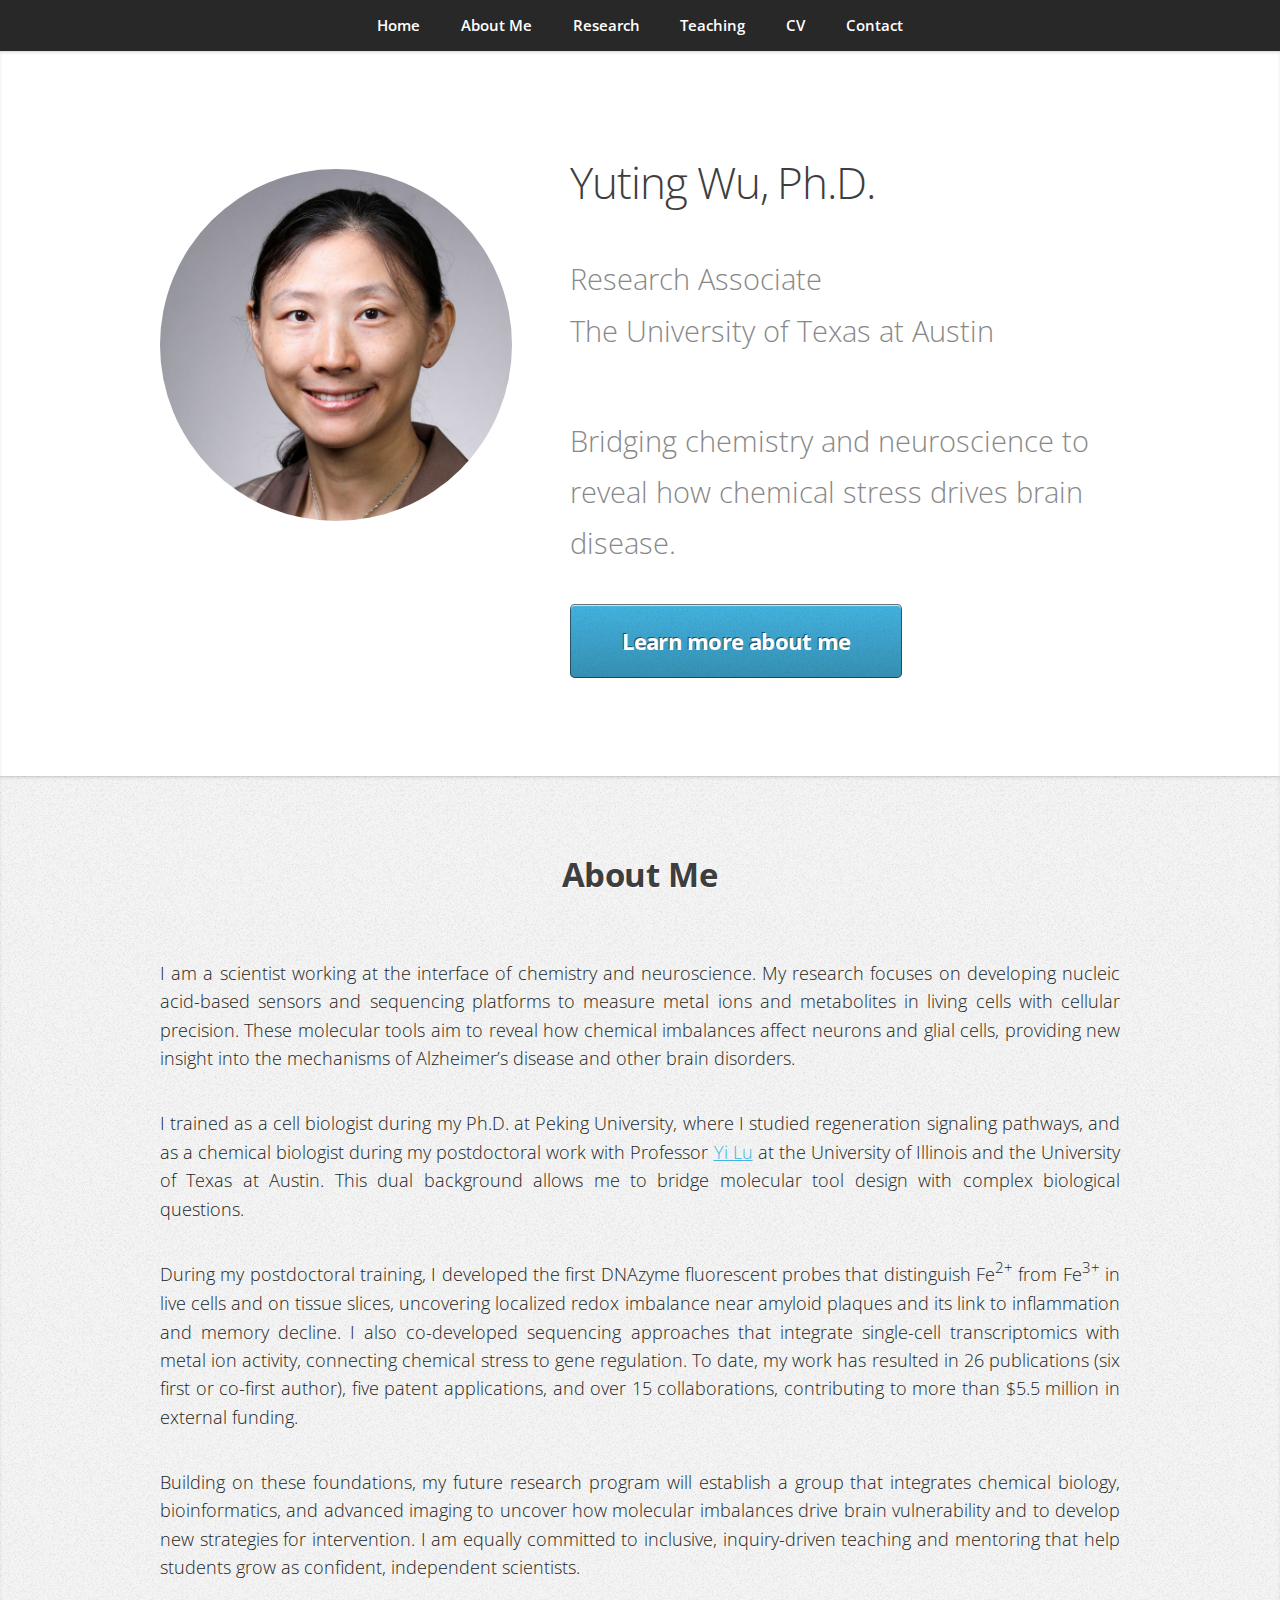
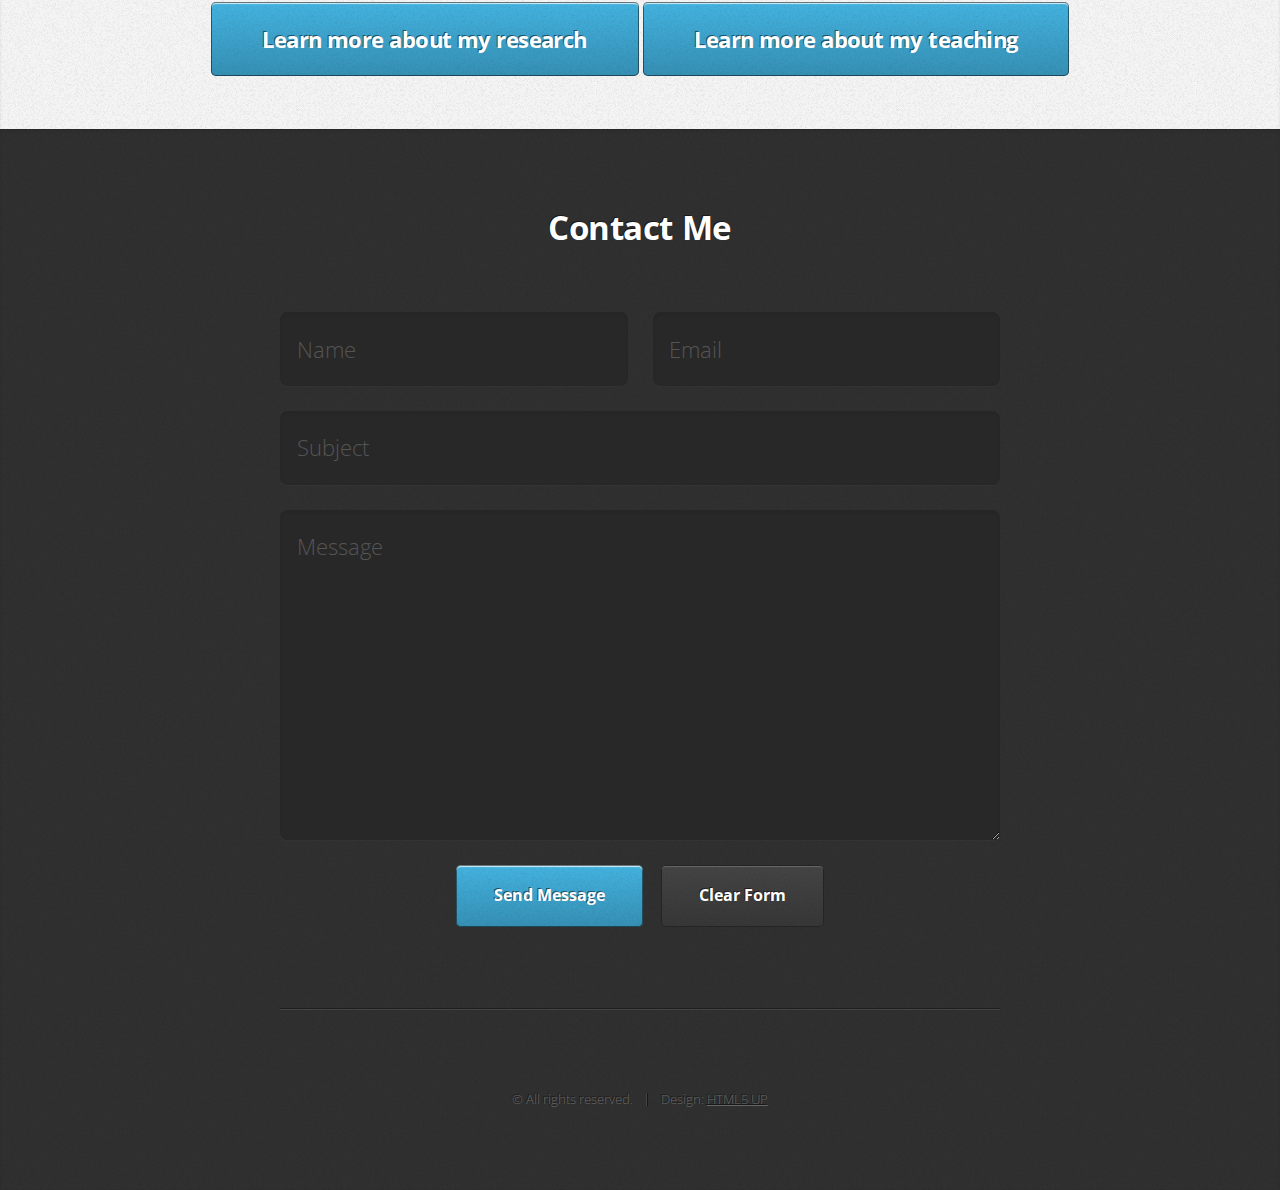
<file: html5up-miniport/main.html>
<!DOCTYPE HTML>
<!--
	Miniport by HTML5 UP
	html5up.net | @ajlkn
	Free for personal and commercial use under the CCA 3.0 license (html5up.net/license)
-->
<html>
	<head>
		<title>Miniport by HTML5 UP</title>
		<meta charset="utf-8" />
		<meta name="viewport" content="width=device-width, initial-scale=1, user-scalable=no" />
		<link rel="stylesheet" href="assets/css/main.css" />
	</head>
	<body class="is-preload">

		<!-- Nav -->
			<nav id="nav">
				<ul class="container">
					<li><a href="#top">Home</a></li>
					<li><a href="#about">About Me</a></li>
					<li><a href="research.html">Research</a></li>
					<li><a href="teaching.html">Teaching</a></li>
					<li><a href="assets/Yuting_Wu_CV.pdf">CV</a></li>
					<li><a href="#contact">Contact</a></li>
				</ul>
			</nav>

		<!-- Home -->
			<article id="top" class="wrapper style1">
				<div class="container">
					<div class="row">
						<div class="col-4 col-5-large col-12-medium">
							<span class="image fit"><img src="images/pic00.jpg" alt="" /></span>
						</div>
						<div class="col-8 col-7-large col-12-medium">
							<header>
								<h1>Yuting Wu, Ph.D.</h1>
							</header>
							<p>Research Associate <br>
							The University of Texas at Austin</p>
							</header>
							<p>Bridging chemistry and neuroscience to reveal how chemical stress drives brain disease.</p>
								<a href="#about" class="button large scrolly">Learn more about me</a>
							</footer>
						</div>
					</div>
				</div>
			</article>

		<!-- about -->
			<article id="about" class="wrapper style3">
				<div class="container">
					<header>
						<h2>About Me</h2>
					</header>
						<p class="no-justify" style="color:#1c1e22;">I am a scientist working at the interface of chemistry and neuroscience. My research focuses on developing nucleic acid-based sensors and sequencing platforms to measure metal ions and metabolites in living cells with cellular precision. These molecular tools aim to reveal how chemical imbalances affect neurons and glial cells, providing new insight into the mechanisms of Alzheimer’s disease and other brain disorders.</p>
						<p class="no-justify" style="color:#1c1e22;">I trained as a cell biologist during my Ph.D. at Peking University, where I studied regeneration signaling pathways, and as a chemical biologist during my postdoctoral work with Professor <a href="https://lulab.cm.utexas.edu/about/">Yi Lu</a> at the University of Illinois and the University of Texas at Austin. This dual background allows me to bridge molecular tool design with complex biological questions.</p>
						<p class="no-justify" style="color:#1c1e22;">During my postdoctoral training, I developed the first DNAzyme fluorescent probes that distinguish Fe<sup>2+</sup> from Fe<sup>3+</sup> in live cells and on tissue slices, uncovering localized redox imbalance near amyloid plaques and its link to inflammation and memory decline. I also co-developed sequencing approaches that integrate single-cell transcriptomics with metal ion activity, connecting chemical stress to gene regulation. To date, my work has resulted in 26 publications (six first or co-first author), five patent applications, and over 15 collaborations, contributing to more than $5.5 million in external funding. </p>
						<p class="no-justify" style="color:#1c1e22;">Building on these foundations, my future research program will establish a group that integrates chemical biology, bioinformatics, and advanced imaging to uncover how molecular imbalances drive brain vulnerability and to develop new strategies for intervention. I am equally committed to inclusive, inquiry-driven teaching and mentoring that help students grow as confident, independent scientists.</p>
					</header>
						</div>
					<footer>
						<a href="research.html" class="button large scrolly">Learn more about my research</a>     <a href="./teaching.html" class="button large scrolly">Learn more about my teaching</a>
					</footer>
				</div>
			</article>

			<!-- Contact -->
			<article id="contact" class="wrapper style4">
				<div class="container medium">
					<header>
						<h2>Contact Me</h2>
					</header>
					<div class="row">
						<div class="col-12">
							<form method="post" action="https://formspree.io/f/mwprpqyz">
								<div class="row">
									<div class="col-6 col-12-small">
										<input type="text" name="name" id="name" placeholder="Name" />
									</div>
									<div class="col-6 col-12-small">
										<input type="text" name="email" id="email" placeholder="Email" />
									</div>
									<div class="col-12">
										<input type="text" name="subject" id="subject" placeholder="Subject" />
									</div>
									<div class="col-12">
										<textarea name="message" id="message" placeholder="Message"></textarea>
									</div>
									<div class="col-12">
										<ul class="actions">
											<li><input type="submit" value="Send Message" /></li>
											<li><input type="reset" value="Clear Form" class="alt" /></li>
										</ul>
									</div>
								</div>
							</form>
						</div>
						<div class="col-12">
							<hr />
						</div>
					</div>
					<footer>
						<ul id="copyright">
							<li>&copy; All rights reserved.</li><li>Design: <a href="http://html5up.net">HTML5 UP</a></li>
						</ul>
					</footer>
				</div>
			</article>

		<!-- Scripts -->
			<script src="assets/js/jquery.min.js"></script>
			<script src="assets/js/jquery.scrolly.min.js"></script>
			<script src="assets/js/browser.min.js"></script>
			<script src="assets/js/breakpoints.min.js"></script>
			<script src="assets/js/util.js"></script>
			<script src="assets/js/main.js"></script>

	</body>
</html>
</file>
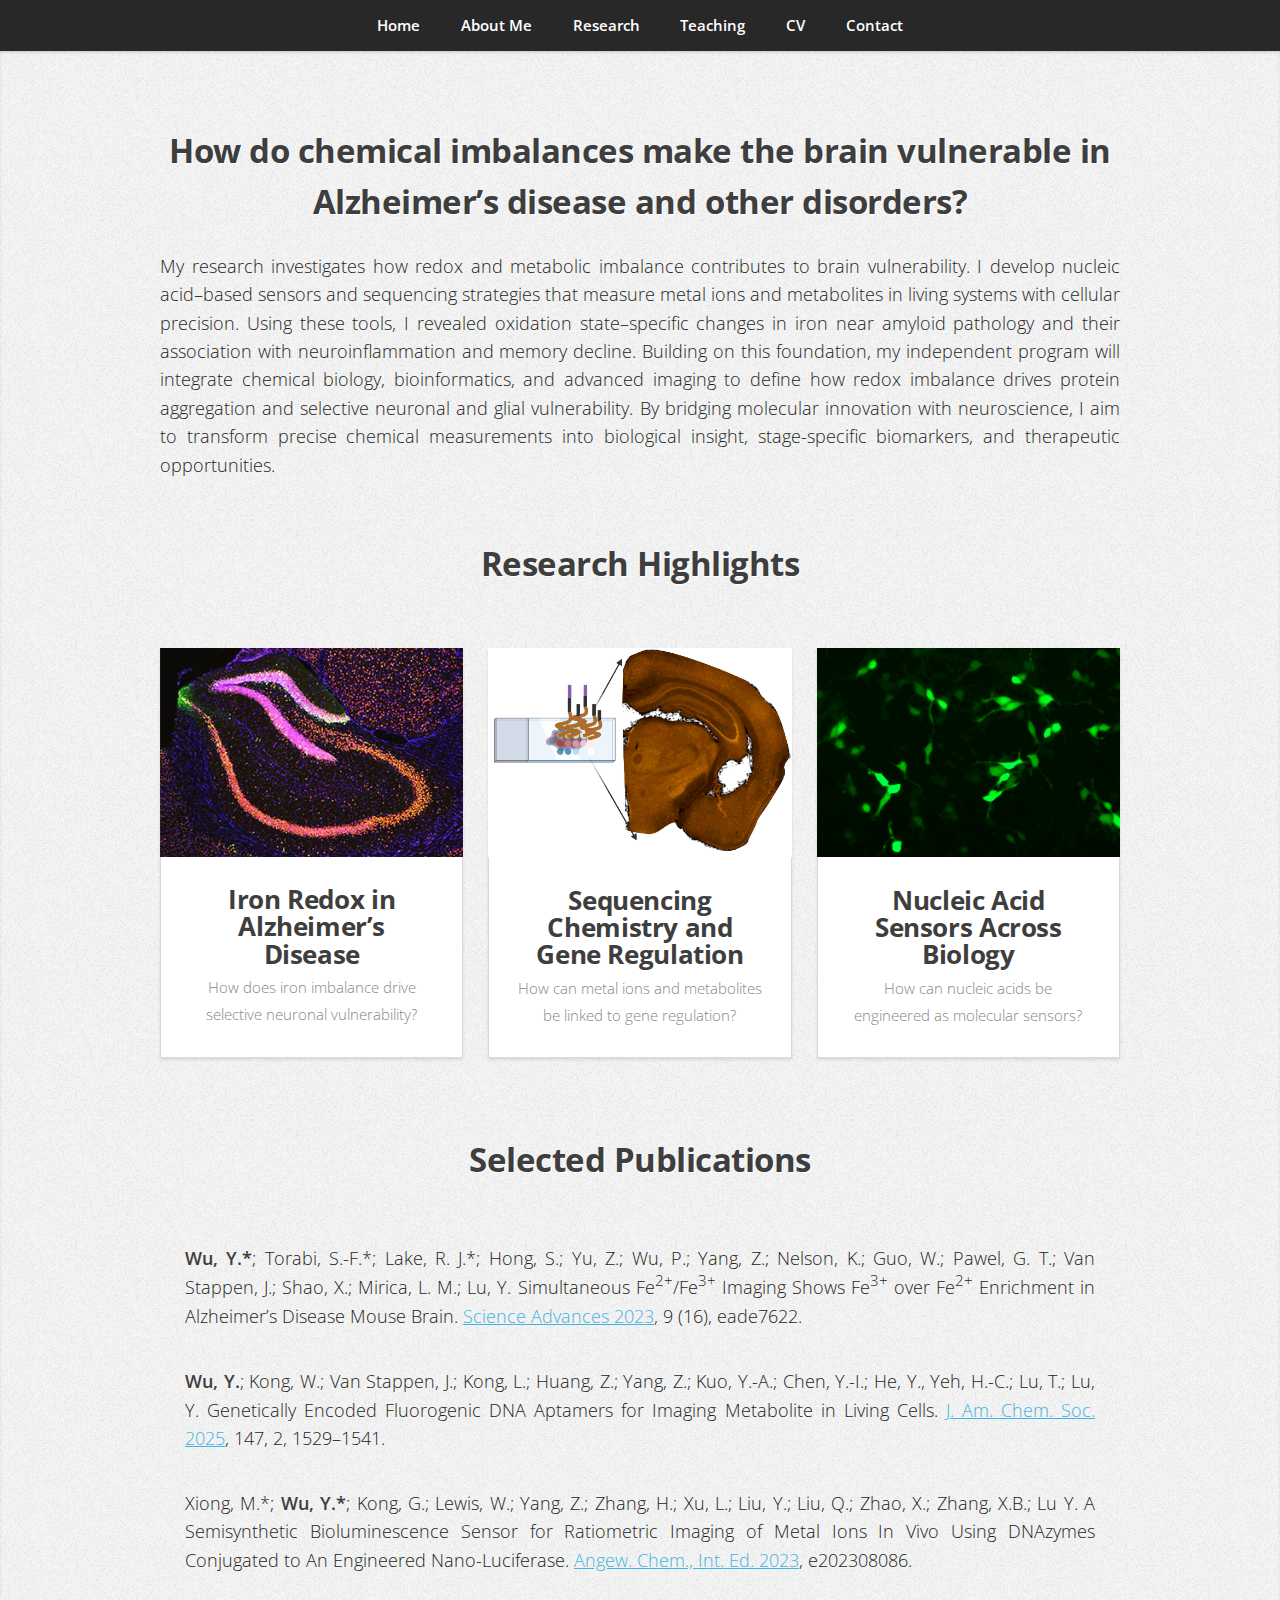
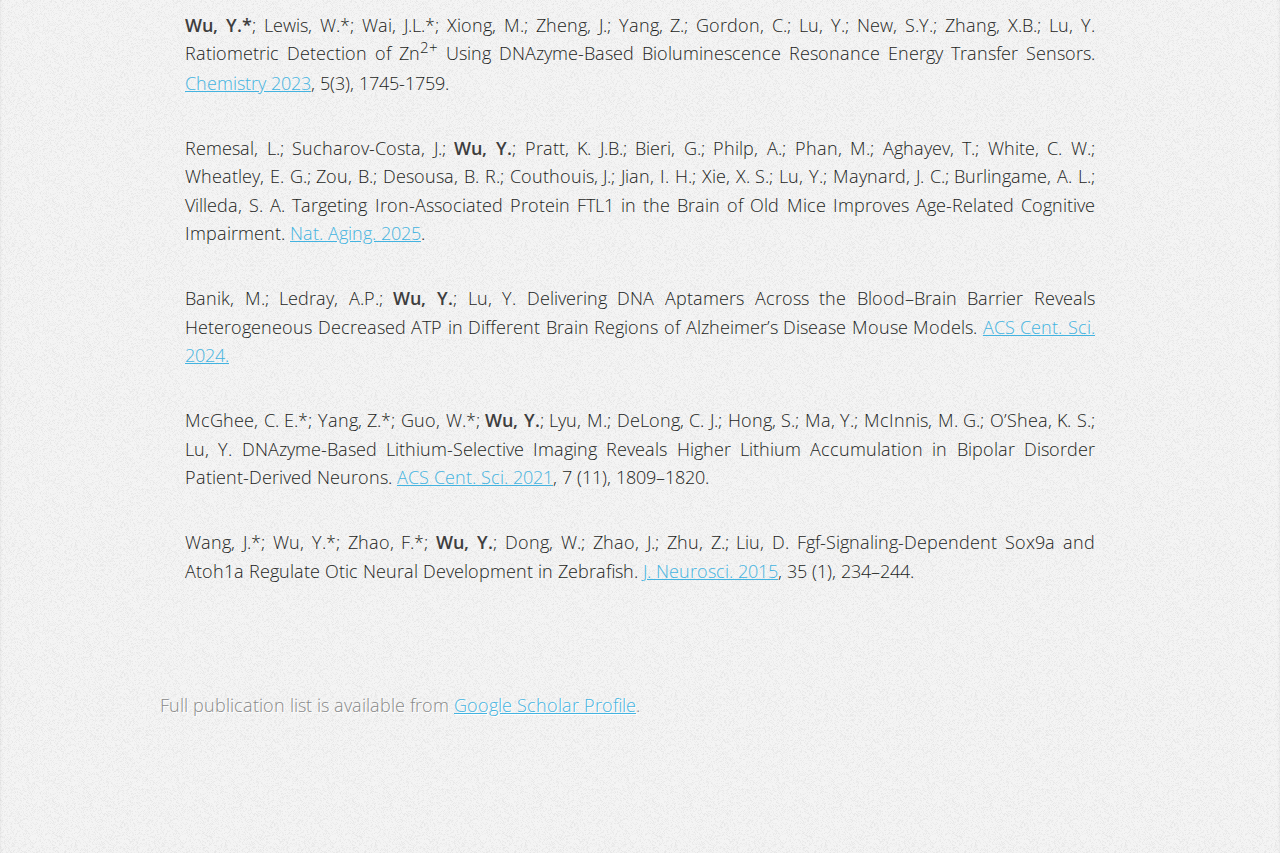
<file: html5up-miniport/research.html>
<!DOCTYPE HTML>
<!--
	Miniport by HTML5 UP
	html5up.net | @ajlkn
	Free for personal and commercial use under the CCA 3.0 license (html5up.net/license)
-->
<html>
	<head>
		<title>Miniport by HTML5 UP</title>
		<meta charset="utf-8" />
		<meta name="viewport" content="width=device-width, initial-scale=1, user-scalable=no" />
		<link rel="stylesheet" href="assets/css/main.css" />
	</head>
	<body class="is-preload">

		<!-- Nav -->
			<nav id="nav">
				<ul class="container">
					<li><a href="../index.html#top">Home</a></li>
					<li><a href="../index.html#about">About Me</a></li>
					<li><a href="./research.html">Research</a></li>
					<li><a href="./teaching.html">Teaching</a></li>
					<li><a href="./assets/Yuting_Wu_CV.pdf">CV</a></li>
					<li><a href="../index.html#contact">Contact</a></li>
				</ul>
			</nav>

		<!-- research -->
			<article id="research" class="wrapper style3">
				<div class="container">
					<header>
						<h2>How do chemical imbalances make the brain vulnerable in Alzheimer’s disease and other disorders?</h2>
						<p class="no-justify" style="color:#1c1e22;">My research investigates how redox and metabolic imbalance contributes to brain vulnerability. I develop nucleic acid–based sensors and sequencing strategies that measure metal ions and metabolites in living systems with cellular precision. Using these tools, I revealed oxidation state–specific changes in iron near amyloid pathology and their association with neuroinflammation and memory decline. Building on this foundation, my independent program will integrate chemical biology, bioinformatics, and advanced imaging to define how redox imbalance drives protein aggregation and selective neuronal and glial vulnerability. By bridging molecular innovation with neuroscience, I aim to transform precise chemical measurements into biological insight, stage-specific biomarkers, and therapeutic opportunities.</p>
						</header>
					</div>
					
				<div class="container">
					<header>
						<h2>Research Highlights</h2>
					</header>
						<div class="row">
						<div class="col-4 col-6-medium col-12-small">
							<article class="box style2">
								<a href="../html5up-eventually-Alzheimer's/index.html" class="image featured"><img src="images/pic01.jpg" alt="" /></a>
								<h3><a href="../html5up-eventually-Alzheimer's/index.html">Iron Redox in Alzheimer’s Disease</a></h3>
								<p>How does iron imbalance drive selective neuronal vulnerability?</p>
							</article>
						</div>
						<div class="col-4 col-6-medium col-12-small">
							<article class="box style2">
								<a href="../html5up-eventually-Sequencing Chemistry and Gene Regulation/index.html" class="image featured"><img src="images/pic02.jpg" alt="" /></a>
								<h3><a href="../html5up-eventually-Sequencing Chemistry and Gene Regulation/index.html">Sequencing Chemistry and Gene Regulation</a></h3>
								<p>How can metal ions and metabolites be linked to gene regulation?</p>
							</article>
						</div>
						<div class="col-4 col-6-medium col-12-small">
							<article class="box style2">
								<a href="../html5up-eventually-Metal sensors/index.html" class="image featured"><img src="images/pic03.jpg" alt="" /></a>
								<h3><a href="../html5up-eventually-Metal sensors/index.html">Nucleic Acid Sensors Across Biology</a></h3>
								<p>How can nucleic acids be engineered as molecular sensors?</p>
				</div>
					<div class="container">		
				<header><h2><br>
					Selected Publications</h2></header>
					<p class="no-justify" style="color:#1c1e22;"><strong>Wu, Y.*</strong>; Torabi, S.-F.*; Lake, R. J.*; Hong, S.; Yu, Z.; Wu, P.; Yang, Z.; Nelson, K.; Guo, W.; Pawel, G. T.; Van Stappen, J.; Shao, X.; Mirica, L. M.; Lu, Y. Simultaneous Fe<sup>2+</sup>/Fe<sup>3+</sup> Imaging Shows Fe<sup>3+</sup> over Fe<sup>2+</sup> Enrichment in Alzheimer’s Disease Mouse Brain. <a href="https://www.science.org/doi/10.1126/sciadv.ade7622">Science Advances 2023</a>, 9 (16), eade7622.</p>
					<p class="no-justify" style="color:#1c1e22;"><strong>Wu, Y.</strong>; Kong, W.; Van Stappen, J.; Kong, L.; Huang, Z.; Yang, Z.; Kuo, Y.-A.; Chen, Y.-I.; He, Y., Yeh, H.-C.; Lu, T.; Lu, Y. Genetically Encoded Fluorogenic DNA Aptamers for Imaging Metabolite in Living Cells. <a href="https://doi.org/10.1021/jacs.4c09855"> J. Am. Chem. Soc. 2025</a>, 147, 2, 1529–1541. </p>
					<p class="no-justify" style="color:#1c1e22;">Xiong, M.*; <strong>Wu, Y.*</strong>; Kong, G.; Lewis, W.; Yang, Z.; Zhang, H.; Xu, L.; Liu, Y.; Liu, Q.; Zhao, X.; Zhang, X.B.; Lu Y. A Semisynthetic Bioluminescence Sensor for Ratiometric Imaging of Metal Ions In Vivo Using DNAzymes Conjugated to An Engineered Nano-Luciferase. <a href="https://onlinelibrary.wiley.com/doi/10.1002/anie.202308086">Angew. Chem., Int. Ed. 2023</a>, e202308086.</p>
					<p class="no-justify" style="color:#1c1e22;"><strong>Wu, Y.*</strong>; Lewis, W.*; Wai, J.L.*; Xiong, M.; Zheng, J.; Yang, Z.; Gordon, C.; Lu, Y.; New, S.Y.; Zhang, X.B.; Lu, Y. Ratiometric Detection of Zn<sup>2+</sup> Using DNAzyme-Based Bioluminescence Resonance Energy Transfer Sensors. <a href="https://www.mdpi.com/2624-8549/5/3/119">Chemistry 2023</a>, 5(3), 1745-1759.</p>
					<p class="no-justify" style="color:#1c1e22;">Remesal, L.; Sucharov-Costa, J.; <strong>Wu, Y.</strong>; Pratt, K. J.B.; Bieri, G.; Philp, A.; Phan, M.; Aghayev, T.; White, C. W.; Wheatley, E. G.; Zou, B.; Desousa, B. R.; Couthouis, J.; Jian, I. H.; Xie, X. S.; Lu, Y.; Maynard, J. C.; Burlingame, A. L.; Villeda, S. A. Targeting Iron-Associated Protein FTL1 in the Brain of Old Mice Improves Age-Related Cognitive Impairment. <a href="https://doi.org/10.1038/s43587-025-00940-z">Nat. Aging. 2025</a>.</p>
					<p class="no-justify" style="color:#1c1e22;"> Banik, M.; Ledray, A.P.; <strong>Wu, Y.</strong>; Lu, Y. Delivering DNA Aptamers Across the Blood–Brain Barrier Reveals Heterogeneous Decreased ATP in Different Brain Regions of Alzheimer’s Disease Mouse Models. <a href="https://pubs.acs.org/doi/10.1021/acscentsci.4c00563">ACS Cent. Sci. 2024.</a></p>
					<p class="no-justify" style="color:#1c1e22;"> McGhee, C. E.*; Yang, Z.*; Guo, W.*; <strong>Wu, Y.</strong>; Lyu, M.; DeLong, C. J.; Hong, S.; Ma, Y.; McInnis, M. G.; O’Shea, K. S.; Lu, Y. DNAzyme-Based Lithium-Selective Imaging Reveals Higher Lithium Accumulation in Bipolar Disorder Patient-Derived Neurons. <a href="https://pubs.acs.org/doi/10.1021/acscentsci.1c00843">ACS Cent. Sci. 2021</a>, 7 (11), 1809–1820. </p>
					<p class="no-justify" style="color:#1c1e22;"> Wang, J.*; Wu, Y.*; Zhao, F.*; <strong>Wu, Y.</strong>; Dong, W.; Zhao, J.; Zhu, Z.; Liu, D. Fgf-Signaling-Dependent Sox9a and Atoh1a Regulate Otic Neural Development in Zebrafish. <a href="https://www.jneurosci.org/content/35/1/234">J. Neurosci. 2015</a>, 35 (1), 234–244. </p>
				</div>
				<footer>
						<p>Full publication list is available from <a href="https://scholar.google.com/citations?user=daeSjhkAAAAJ&hl=en">Google Scholar Profile</a>.</p>
				</footer>
				<div class="container">
				</div>
			</article>

		<!-- Scripts -->
			<script src="assets/js/jquery.min.js"></script>
			<script src="assets/js/jquery.scrolly.min.js"></script>
			<script src="assets/js/browser.min.js"></script>
			<script src="assets/js/breakpoints.min.js"></script>
			<script src="assets/js/util.js"></script>
			<script src="assets/js/main.js"></script>

	</body>

</html>
</file>
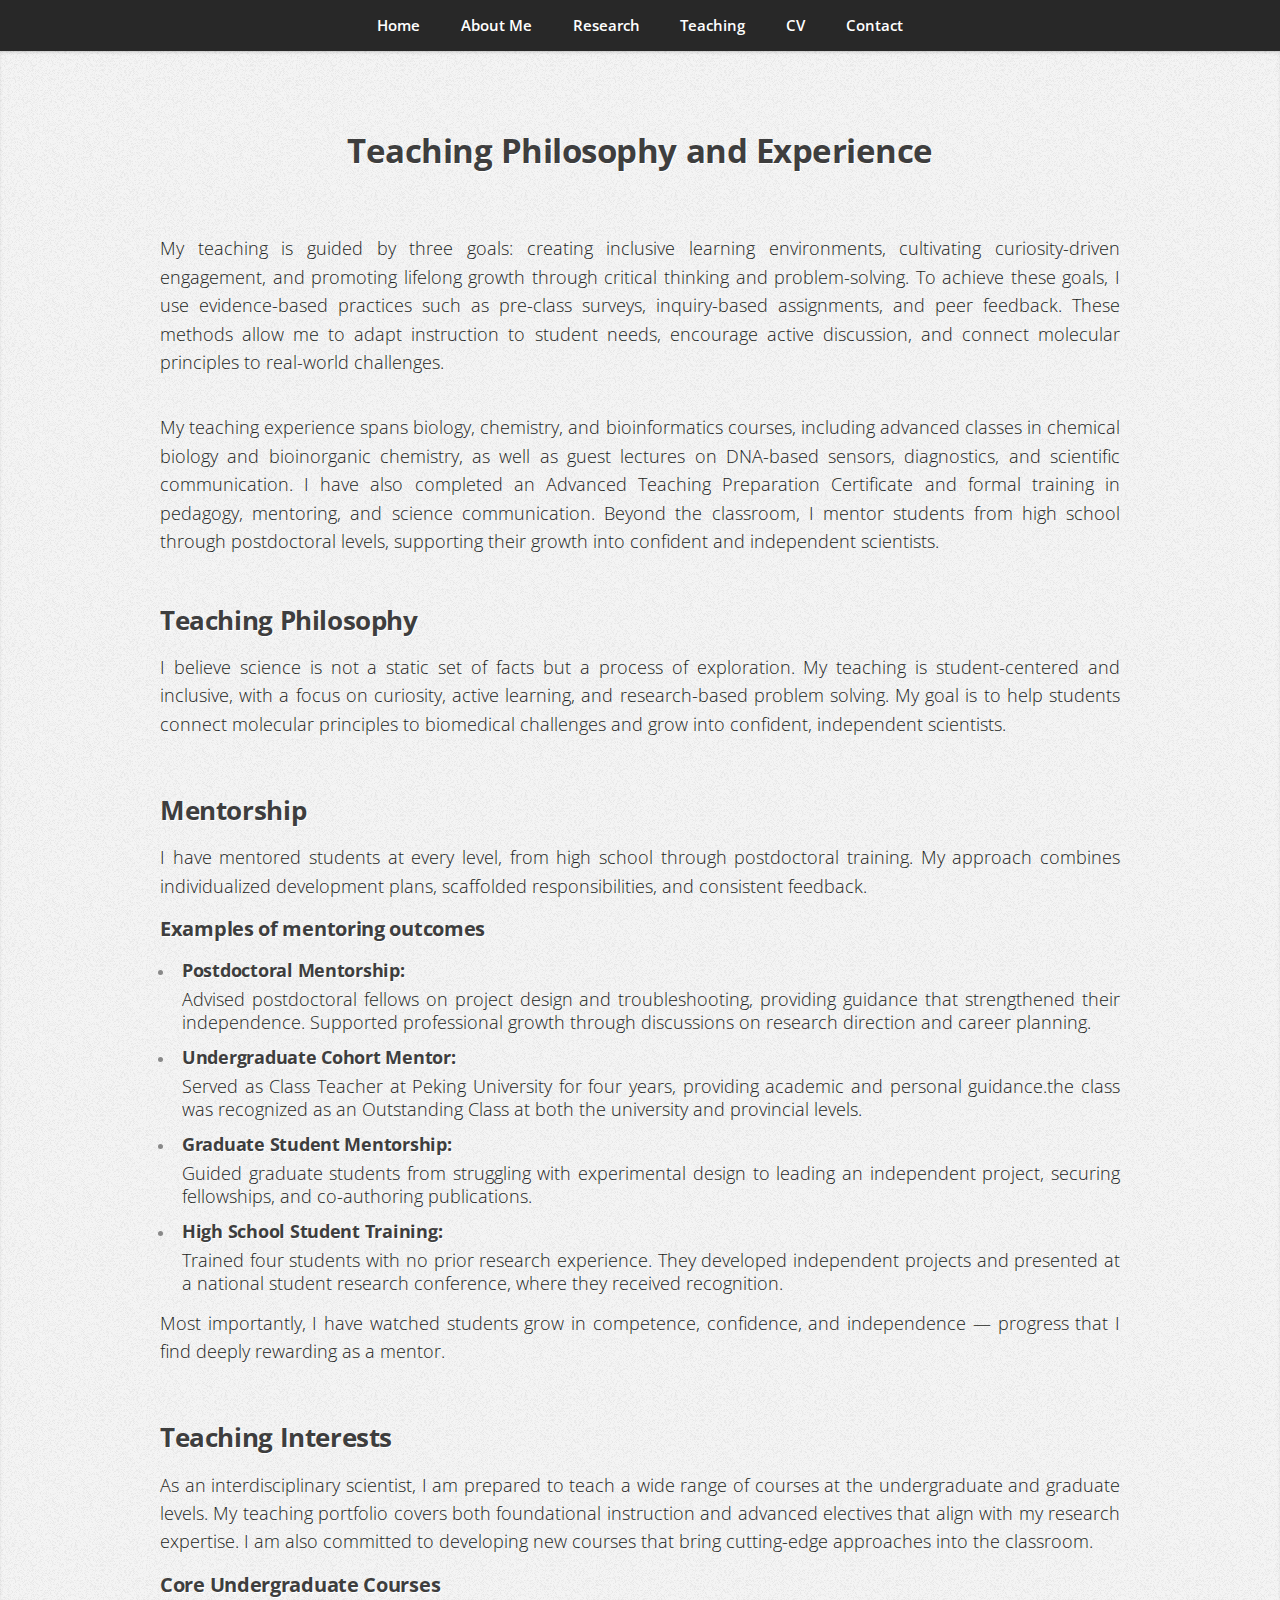
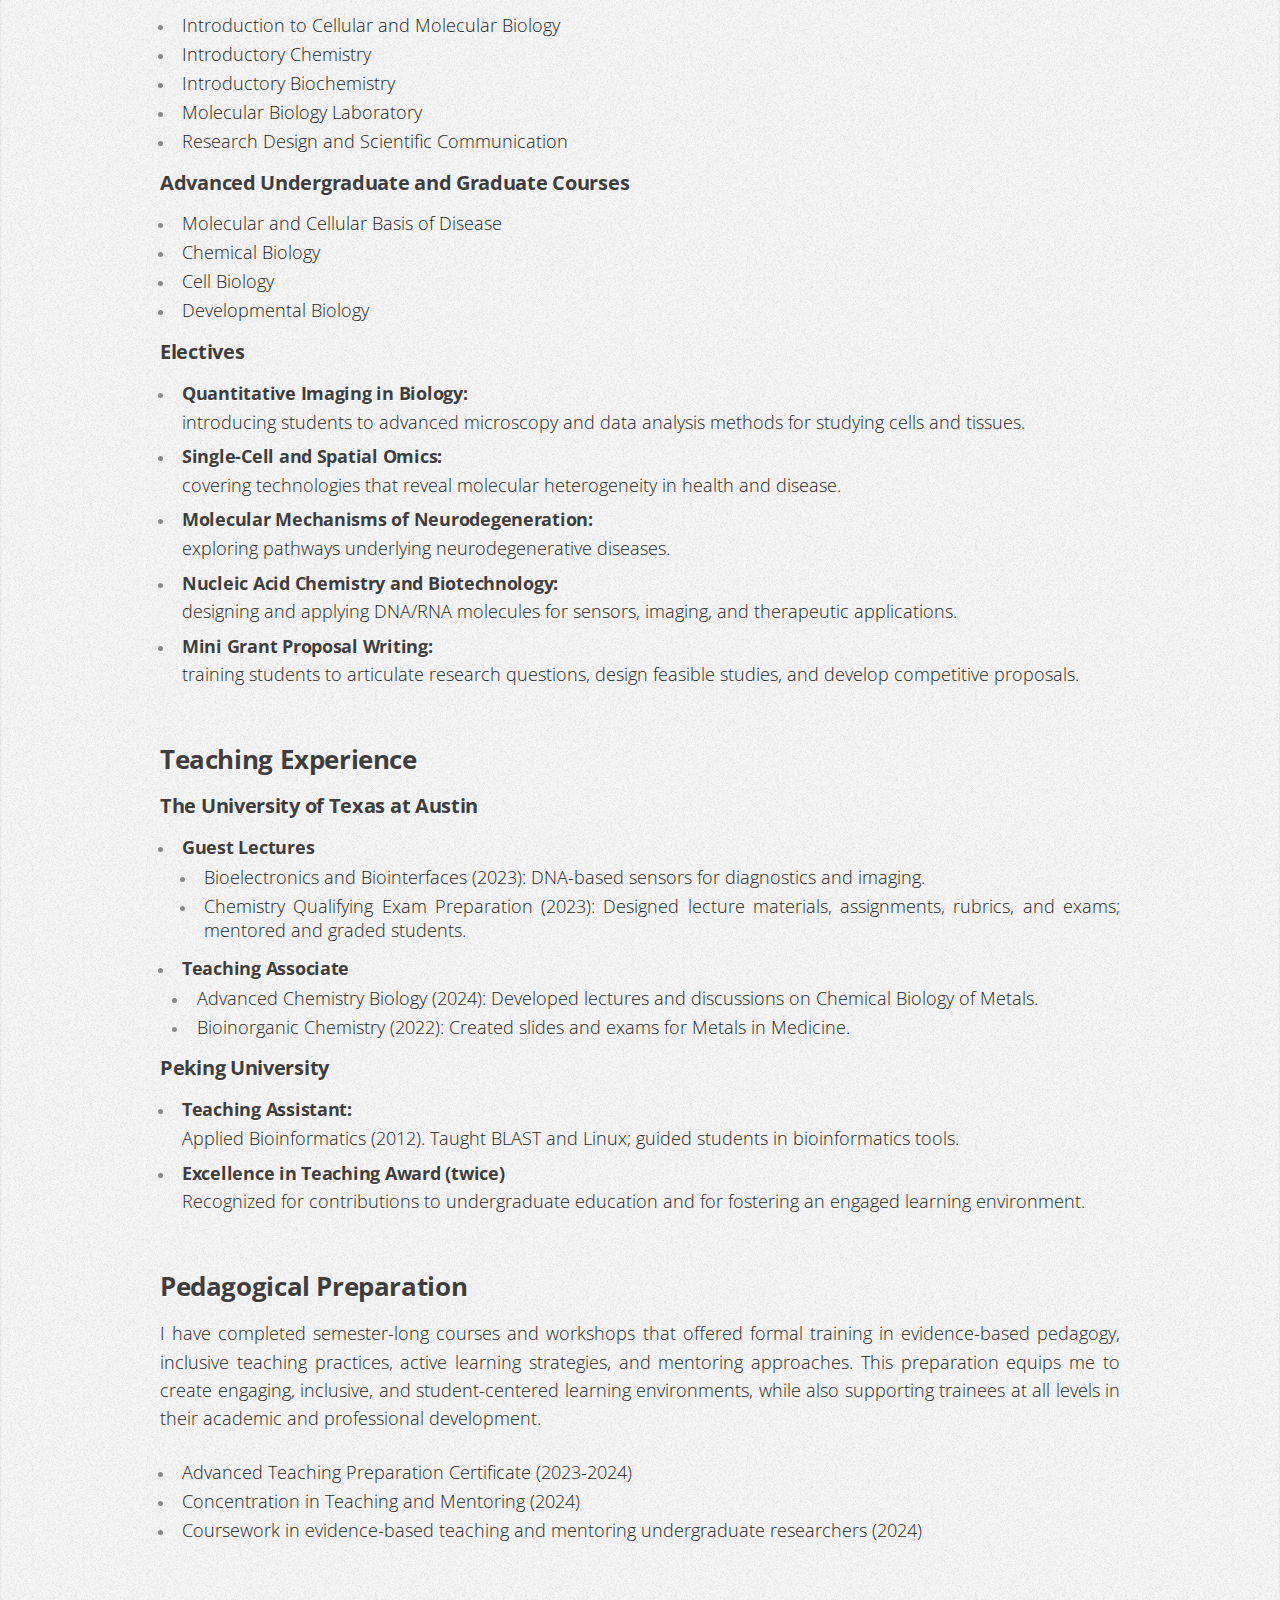
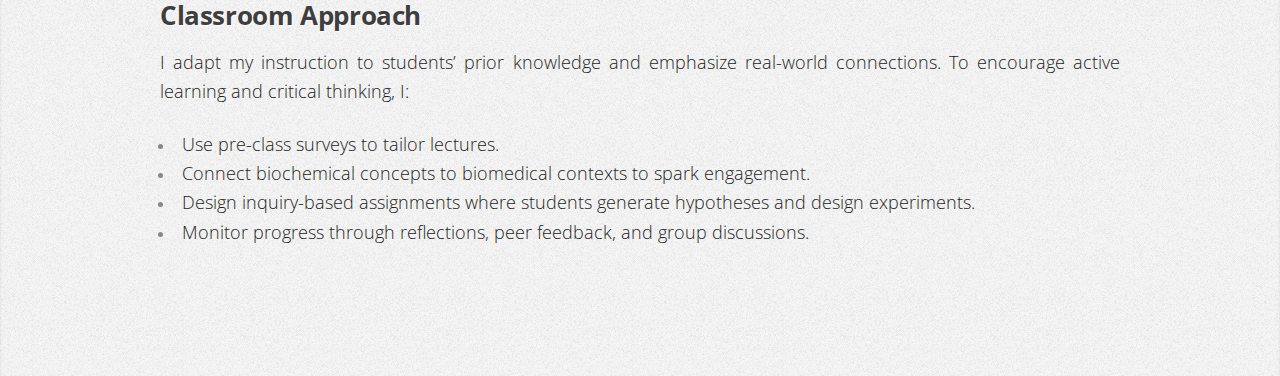
<file: html5up-miniport/teaching.html>
<!DOCTYPE HTML>
<!--
	Miniport by HTML5 UP
	html5up.net | @ajlkn
	Free for personal and commercial use under the CCA 3.0 license (html5up.net/license)
-->
<html>
	<head>
		<title>Miniport by HTML5 UP</title>
		<meta charset="utf-8" />
		<meta name="viewport" content="width=device-width, initial-scale=1, user-scalable=no" />
		<link rel="stylesheet" href="assets/css/main.css" />
	</head>
	<body class="is-preload">

		<!-- Nav -->
			<nav id="nav">
				<ul class="container">
					<li><a href="../index.html#home">Home</a></li>
					<li><a href="../index.html#about">About Me</a></li>
					<li><a href="./research.html">Research</a></li>
					<li><a href="./teaching.html">Teaching</a></li>
					<li><a href="./assets/Yuting_Wu_CV.pdf">CV</a></li>
					<li><a href="../index.html#contact">Contact</a></li>
				</ul>
			</nav>

		<!-- teaching -->
			<article id="teaching" class="wrapper style3">
				<div class="container">
					<header>
						<h2>Teaching Philosophy and Experience</h2>
					</header>
						<p class="no-justify" style="color:#1c1e22;">My teaching is guided by three goals: creating inclusive learning environments, cultivating curiosity-driven engagement, and promoting lifelong growth through critical thinking and problem-solving. To achieve these goals, I use evidence-based practices such as pre-class surveys, inquiry-based assignments, and peer feedback. These methods allow me to adapt instruction to student needs, encourage active discussion, and connect molecular principles to real-world challenges.</p>
						<p class="no-justify" style="color:#1c1e22;">My teaching experience spans biology, chemistry, and bioinformatics courses, including advanced classes in chemical biology and bioinorganic chemistry, as well as guest lectures on DNA-based sensors, diagnostics, and scientific communication. I have also completed an Advanced Teaching Preparation Certificate and formal training in pedagogy, mentoring, and science communication. Beyond the classroom, I mentor students from high school through postdoctoral levels, supporting their growth into confident and independent scientists.</p>
					<header>
						<h3 style="text-align: justify;">Teaching Philosophy</h3>
						<p class="no-justify" style="color:#1c1e22;">I believe science is not a static set of facts but a process of exploration. My teaching is student-centered and inclusive, with a focus on curiosity, active learning, and research-based problem solving. My goal is to help students connect molecular principles to biomedical challenges and grow into confident, independent scientists.</p>
					</header>
					<header>
						<h3 style="text-align: justify;">Mentorship</h3>
						<p class="no-justify" style="color:#1c1e22;">I have mentored students at every level, from high school through postdoctoral training. My approach combines individualized development plans, scaffolded responsibilities, and consistent feedback.</p>
						<h4 style="text-align: justify;">Examples of mentoring outcomes</h4>
  							<ul>
								<li><h5>Postdoctoral Mentorship:</h5><p class="second-list" style="color:#1c1e22;">Advised postdoctoral fellows on project design and troubleshooting, providing guidance that strengthened their independence. Supported professional growth through discussions on research direction and career planning.</p></li>					
								<li><h5>Undergraduate Cohort Mentor:</h5><p class="second-list" style="color:#1c1e22;">Served as Class Teacher at Peking University for four years, providing academic and personal guidance.the class was recognized as an Outstanding Class at both the university and provincial levels.</p></li>
								<li><h5>Graduate Student Mentorship:</h5><p class="second-list" style="color:#1c1e22;">Guided graduate students from struggling with experimental design to leading an independent project, securing fellowships, and co-authoring publications.</p></li>
								<li><h5>High School Student Training:</h5><p class="second-list" style="color:#1c1e22;">Trained four students with no prior research experience. They developed independent projects and presented at a national student research conference, where they received recognition.</p></li>
							</ul>
							<p class="no-justify" style="color:#1c1e22;">Most importantly, I have watched students grow in competence, confidence, and independence — progress that I find deeply rewarding as a mentor.</p>
							</ul>
					</header>
					<header>
					<h3 style="text-align: justify;">Teaching Interests</h3>
					<p class="no-justify" style="color:#1c1e22;">As an interdisciplinary scientist, I am prepared to teach a wide range of courses at the undergraduate and graduate levels. My teaching portfolio covers both foundational instruction and advanced electives that align with my research expertise. I am also committed to developing new courses that bring cutting-edge approaches into the classroom.</p>
					<h4 style="text-align: justify;">Core Undergraduate Courses</h4>
					<ul>
						<li><p class="second-list" style="color:#1c1e22;">Introduction to Cellular and Molecular Biology</p></li>
						<li><p class="second-list" style="color:#1c1e22;">Introductory Chemistry</p></li>
						<li><p class="second-list" style="color:#1c1e22;">Introductory Biochemistry</p></li>	
						<li><p class="second-list" style="color:#1c1e22;">Molecular Biology Laboratory</p></li>				
						<li><p class="second-list" style="color:#1c1e22;">Research Design and Scientific Communication</p></li>	
					</ul>
					<h4 style="text-align: justify;">Advanced Undergraduate and Graduate Courses</h4>
					<ul>
						<li><p class="second-list" style="color:#1c1e22;">Molecular and Cellular Basis of Disease</p></li>
						<li><p class="second-list" style="color:#1c1e22;">Chemical Biology</p></li>
						<li><p class="second-list" style="color:#1c1e22;">Cell Biology</p></li>	
						<li><p class="second-list" style="color:#1c1e22;">Developmental Biology</p></li>					
					</ul>
					<h4 style="text-align: justify;">Electives</h4>
					<ul>
						<li><h5>Quantitative Imaging in Biology:</h5><p class="second-list" style="color:#1c1e22;">introducing students to advanced microscopy and data analysis methods for studying cells and tissues.</p></li>
						<li><h5>Single-Cell and Spatial Omics:</h5><p class="second-list" style="color:#1c1e22;">covering technologies that reveal molecular heterogeneity in health and disease.</p></li>
						<li><h5>Molecular Mechanisms of Neurodegeneration:</h5><p class="second-list" style="color:#1c1e22;">exploring pathways underlying neurodegenerative diseases.</p></li>
						<li><h5>Nucleic Acid Chemistry and Biotechnology:</h5><p class="second-list" style="color:#1c1e22;">designing and applying DNA/RNA molecules for sensors, imaging, and therapeutic applications.</p></li>
						<li><h5>Mini Grant Proposal Writing:</h5><p class="second-list" style="color:#1c1e22;">training students to articulate research questions, design feasible studies, and develop competitive proposals.</p></li>
					</ul>					
					</header>
					<header>
					<h3 style="text-align: justify;">Teaching Experience</h3>
					<h4 style="text-align: justify;">The University of Texas at Austin</h4>
					<ul>
								<li><h5>Guest Lectures</h5>
								<ul>
									<li><p class="second-list" style="color:#1c1e22;">Bioelectronics and Biointerfaces (2023): DNA-based sensors for diagnostics and imaging.</p></li>
									<li><p class="second-list" style="color:#1c1e22;">Chemistry Qualifying Exam Preparation (2023): Designed lecture materials, assignments, rubrics, and exams; mentored and graded students.</p></li>
								</ul>
								<li><h5>Teaching Associate</h5></li>
								<ul>
									<li><p class="second-list" style="color:#1c1e22;">Advanced Chemistry Biology (2024): Developed lectures and discussions on Chemical Biology of Metals.</p></li>
									<li><p class="second-list" style="color:#1c1e22;">Bioinorganic Chemistry (2022): Created slides and exams for Metals in Medicine.</p></li>
								</ul>	
					</ul>	
					<h4 style="text-align: justify;">Peking University</h4>
					<ul>
								<li><h5>Teaching Assistant:</h5><p class="second-list" style="color:#1c1e22;">Applied Bioinformatics (2012). Taught BLAST and Linux; guided students in bioinformatics tools.</p></li>
								<li><h5>Excellence in Teaching Award (twice)</h5><p class="second-list" style="color:#1c1e22;">Recognized for contributions to undergraduate education and for fostering an engaged learning environment.</p></li>

					</ul>
					</header>
							<header>
					<h3 style="text-align: justify;">Pedagogical Preparation</h3>
					<p class="no-justify" style="color:#1c1e22;">I have completed semester-long courses and workshops that offered formal training in evidence-based pedagogy, inclusive teaching practices, active learning strategies, and mentoring approaches. This preparation equips me to create engaging, inclusive, and student-centered learning environments, while also supporting trainees at all levels in their academic and professional development.</p>
					<br><ul>
								<li><p class="second-list" style="color:#1c1e22;">Advanced Teaching Preparation Certificate (2023-2024)</p></li>
								<li><p class="second-list" style="color:#1c1e22;">Concentration in Teaching and Mentoring (2024)</p></li>
								<li><p class="second-list" style="color:#1c1e22;">Coursework in evidence-based teaching and mentoring undergraduate researchers (2024)</p></li>
					</ul>
					</header>
							<header>
					<h3 style="text-align: justify;">Classroom Approach</h3>
					<p class="no-justify" style="color:#1c1e22;">I adapt my instruction to students’ prior knowledge and emphasize real-world connections. To encourage active learning and critical thinking, I:</p>
					<br><ul>
								<li><p class="second-list" style="color:#1c1e22;">Use pre-class surveys to tailor lectures.</p></li>
								<li><p class="second-list" style="color:#1c1e22;">Connect biochemical concepts to biomedical contexts to spark engagement.</p></li>
								<li><p class="second-list" style="color:#1c1e22;">Design inquiry-based assignments where students generate hypotheses and design experiments.</p></li>
								<li><p class="second-list" style="color:#1c1e22;">Monitor progress through reflections, peer feedback, and group discussions.</p></li>
					</ul>
					</header>
				</div>
				</div>
			</article>

		<!-- Scripts -->
			<script src="assets/js/jquery.min.js"></script>
			<script src="assets/js/jquery.scrolly.min.js"></script>
			<script src="assets/js/browser.min.js"></script>
			<script src="assets/js/breakpoints.min.js"></script>
			<script src="assets/js/util.js"></script>
			<script src="assets/js/main.js"></script>

	</body>

</html>
</file>
<file: assets/css/main.css>
@import url("fontawesome-all.min.css");
@import url("https://fonts.googleapis.com/css?family=Source+Sans+Pro:400,400italic");

/*
	Strata by HTML5 UP
	html5up.net | @ajlkn
	Free for personal and commercial use under the CCA 3.0 license (html5up.net/license)
*/

html, body, div, span, applet, object,
iframe, h1, h2, h3, h4, h5, h6, p, blockquote,
pre, a, abbr, acronym, address, big, cite,
code, del, dfn, em, img, ins, kbd, q, s, samp,
small, strike, strong, sub, sup, tt, var, b,
u, i, center, dl, dt, dd, ol, ul, li, fieldset,
form, label, legend, table, caption, tbody,
tfoot, thead, tr, th, td, article, aside,
canvas, details, embed, figure, figcaption,
footer, header, hgroup, menu, nav, output, ruby,
section, summary, time, mark, audio, video {
	margin: 0;
	padding: 0;
	border: 0;
	font-size: 100%;
	font: inherit;
	vertical-align: baseline;}

article, aside, details, figcaption, figure,
footer, header, hgroup, menu, nav, section {
	display: block;}

body {
	line-height: 1;
}

ol, ul {
	list-style: none;
}

blockquote, q {
	quotes: none;
}

	blockquote:before, blockquote:after, q:before, q:after {
		content: '';
		content: none;
	}

table {
	border-collapse: collapse;
	border-spacing: 0;
}

body {
	-webkit-text-size-adjust: none;
}

mark {
	background-color: transparent;
	color: inherit;
}

input::-moz-focus-inner {
	border: 0;
	padding: 0;
}

input, select, textarea {
	-moz-appearance: none;
	-webkit-appearance: none;
	-ms-appearance: none;
	appearance: none;
}

/* Basic */

	html {
		box-sizing: border-box;
	}

	*, *:before, *:after {
		box-sizing: inherit;
	}

	body {
		background: #fff;
	}

		body.is-preload *, body.is-preload *:before, body.is-preload *:after {
			-moz-animation: none !important;
			-webkit-animation: none !important;
			-ms-animation: none !important;
			animation: none !important;
			-moz-transition: none !important;
			-webkit-transition: none !important;
			-ms-transition: none !important;
			transition: none !important;
		}

	body, input, select, textarea {
		color: #a2a2a2;
		font-family: "Source Sans Pro", Helvetica, sans-serif;
		font-size: 16pt;
		font-weight: 400;
		line-height: 1.75em;
	}

	a {
		-moz-transition: color 0.2s ease-in-out, border-color 0.2s ease-in-out;
		-webkit-transition: color 0.2s ease-in-out, border-color 0.2s ease-in-out;
		-ms-transition: color 0.2s ease-in-out, border-color 0.2s ease-in-out;
		transition: color 0.2s ease-in-out, border-color 0.2s ease-in-out;
		border-bottom: dotted 1px;
		color: #49bf9d;
		text-decoration: none;
	}

		a:hover {
			border-bottom-color: transparent;
			color: #49bf9d !important;
			text-decoration: none;
		}

	strong, b {
		color: #787878;
		font-weight: 400;
	}

	em, i {
		font-style: italic;
	}

	p {
		margin: 0 0 2em 0;
	}

	h1, h2, h3, h4, h5, h6 {
		color: #787878;
		font-weight: 400;
		line-height: 1em;
		margin: 0 0 1em 0;
	}

		h1 a, h2 a, h3 a, h4 a, h5 a, h6 a {
			color: inherit;
			text-decoration: none;
		}

	h1 {
		font-size: 2em;
		line-height: 1.5em;
	}

	h2 {
		font-size: 1.5em;
		line-height: 1.5em;
	}

	h3 {
		font-size: 1.25em;
		line-height: 1.5em;
	}

	h4 {
		font-size: 1.1em;
		line-height: 1.5em;
	}

	h5 {
		font-size: 0.9em;
		line-height: 1.5em;
	}

	h6 {
		font-size: 0.7em;
		line-height: 1.5em;
	}

	sub {
		font-size: 0.8em;
		position: relative;
		top: 0.5em;
	}

	sup {
		font-size: 0.8em;
		position: relative;
		top: -0.5em;
	}

	hr {
		border: 0;
		border-bottom: solid 2px #efefef;
		margin: 2em 0;
	}

		hr.major {
			margin: 3em 0;
		}

	blockquote {
		border-left: solid 6px #efefef;
		font-style: italic;
		margin: 0 0 2em 0;
		padding: 0.5em 0 0.5em 1.5em;
	}

	code {
		background: #f7f7f7;
		border-radius: 0.35em;
		border: solid 2px #efefef;
		font-family: "Courier New", monospace;
		font-size: 0.9em;
		margin: 0 0.25em;
		padding: 0.25em 0.65em;
	}

	pre {
		-webkit-overflow-scrolling: touch;
		font-family: "Courier New", monospace;
		font-size: 0.9em;
		margin: 0 0 2em 0;
	}

		pre code {
			display: block;
			line-height: 1.75em;
			padding: 1em 1.5em;
			overflow-x: auto;
		}

	.align-left {
		text-align: left;
	}

	.align-center {
		text-align: center;
	}

	.align-right {
		text-align: right;
	}

/* Container */

	.container {
		margin: 0 auto;
		max-width: calc(100% - 4em);
		width: 100%;
	}

		.container.xsmall {
			width: 25%;
		}

		.container.small {
			width: 50%;
		}

		.container.medium {
			width: 75%;
		}

		.container.large {
			width: 125%;
		}

		.container.xlarge {
			width: 150%;
		}

		.container.max {
			width: 100%;
		}

		@media screen and (max-width: 980px) {

			.container {
				width: 100% !important;
				max-width: 100% !important;
			}

		}

		@media screen and (max-width: 480px) {

			.container {
				max-width: calc(100% - 3em);
			}

		}

/* Row */

	.row {
		display: flex;
		flex-wrap: wrap;
		box-sizing: border-box;
		align-items: stretch;
	}

		.row > * {
			box-sizing: border-box;
		}

		.row.gtr-uniform > * > :last-child {
			margin-bottom: 0;
		}

		.row.aln-left {
			justify-content: flex-start;
		}

		.row.aln-center {
			justify-content: center;
		}

		.row.aln-right {
			justify-content: flex-end;
		}

		.row.aln-top {
			align-items: flex-start;
		}

		.row.aln-middle {
			align-items: center;
		}

		.row.aln-bottom {
			align-items: flex-end;
		}

		.row > .imp {
			order: -1;
		}

		.row > .col-1 {
			width: 8.33333%;
		}

		.row > .off-1 {
			margin-left: 8.33333%;
		}

		.row > .col-2 {
			width: 16.66667%;
		}

		.row > .off-2 {
			margin-left: 16.66667%;
		}

		.row > .col-3 {
			width: 25%;
		}

		.row > .off-3 {
			margin-left: 25%;
		}

		.row > .col-4 {
			width: 33.33333%;
		}

		.row > .off-4 {
			margin-left: 33.33333%;
		}

		.row > .col-5 {
			width: 41.66667%;
		}

		.row > .off-5 {
			margin-left: 41.66667%;
		}

		.row > .col-6 {
			width: 50%;
		}

		.row > .off-6 {
			margin-left: 50%;
		}

		.row > .col-7 {
			width: 58.33333%;
		}

		.row > .off-7 {
			margin-left: 58.33333%;
		}

		.row > .col-8 {
			width: 66.66667%;
		}

		.row > .off-8 {
			margin-left: 66.66667%;
		}

		.row > .col-9 {
			width: 75%;
		}

		.row > .off-9 {
			margin-left: 75%;
		}

		.row > .col-10 {
			width: 83.33333%;
		}

		.row > .off-10 {
			margin-left: 83.33333%;
		}

		.row > .col-11 {
			width: 91.66667%;
		}

		.row > .off-11 {
			margin-left: 91.66667%;
		}

		.row > .col-12 {
			width: 100%;
		}

		.row > .off-12 {
			margin-left: 100%;
		}

		.row.gtr-0 {
			margin-top: 0;
			margin-left: 0em;
		}

			.row.gtr-0 > * {
				padding: 0 0 0 0em;
			}

			.row.gtr-0.gtr-uniform {
				margin-top: 0em;
			}

				.row.gtr-0.gtr-uniform > * {
					padding-top: 0em;
				}

		.row.gtr-25 {
			margin-top: 0;
			margin-left: -0.625em;
		}

			.row.gtr-25 > * {
				padding: 0 0 0 0.625em;
			}

			.row.gtr-25.gtr-uniform {
				margin-top: -0.625em;
			}

				.row.gtr-25.gtr-uniform > * {
					padding-top: 0.625em;
				}

		.row.gtr-50 {
			margin-top: 0;
			margin-left: -1.25em;
		}

			.row.gtr-50 > * {
				padding: 0 0 0 1.25em;
			}

			.row.gtr-50.gtr-uniform {
				margin-top: -1.25em;
			}

				.row.gtr-50.gtr-uniform > * {
					padding-top: 1.25em;
				}

		.row {
			margin-top: 0;
			margin-left: -2.5em;
		}

			.row > * {
				padding: 0 0 0 2.5em;
			}

			.row.gtr-uniform {
				margin-top: -2.5em;
			}

				.row.gtr-uniform > * {
					padding-top: 2.5em;
				}

		.row.gtr-150 {
			margin-top: 0;
			margin-left: -3.75em;
		}

			.row.gtr-150 > * {
				padding: 0 0 0 3.75em;
			}

			.row.gtr-150.gtr-uniform {
				margin-top: -3.75em;
			}

				.row.gtr-150.gtr-uniform > * {
					padding-top: 3.75em;
				}

		.row.gtr-200 {
			margin-top: 0;
			margin-left: -5em;
		}

			.row.gtr-200 > * {
				padding: 0 0 0 5em;
			}

			.row.gtr-200.gtr-uniform {
				margin-top: -5em;
			}

				.row.gtr-200.gtr-uniform > * {
					padding-top: 5em;
				}

		@media screen and (max-width: 1800px) {

			.row {
				display: flex;
				flex-wrap: wrap;
				box-sizing: border-box;
				align-items: stretch;
			}

				.row > * {
					box-sizing: border-box;
				}

				.row.gtr-uniform > * > :last-child {
					margin-bottom: 0;
				}

				.row.aln-left {
					justify-content: flex-start;
				}

				.row.aln-center {
					justify-content: center;
				}

				.row.aln-right {
					justify-content: flex-end;
				}

				.row.aln-top {
					align-items: flex-start;
				}

				.row.aln-middle {
					align-items: center;
				}

				.row.aln-bottom {
					align-items: flex-end;
				}

				.row > .imp-xlarge {
					order: -1;
				}

				.row > .col-1-xlarge {
					width: 8.33333%;
				}

				.row > .off-1-xlarge {
					margin-left: 8.33333%;
				}

				.row > .col-2-xlarge {
					width: 16.66667%;
				}

				.row > .off-2-xlarge {
					margin-left: 16.66667%;
				}

				.row > .col-3-xlarge {
					width: 25%;
				}

				.row > .off-3-xlarge {
					margin-left: 25%;
				}

				.row > .col-4-xlarge {
					width: 33.33333%;
				}

				.row > .off-4-xlarge {
					margin-left: 33.33333%;
				}

				.row > .col-5-xlarge {
					width: 41.66667%;
				}

				.row > .off-5-xlarge {
					margin-left: 41.66667%;
				}

				.row > .col-6-xlarge {
					width: 50%;
				}

				.row > .off-6-xlarge {
					margin-left: 50%;
				}

				.row > .col-7-xlarge {
					width: 58.33333%;
				}

				.row > .off-7-xlarge {
					margin-left: 58.33333%;
				}

				.row > .col-8-xlarge {
					width: 66.66667%;
				}

				.row > .off-8-xlarge {
					margin-left: 66.66667%;
				}

				.row > .col-9-xlarge {
					width: 75%;
				}

				.row > .off-9-xlarge {
					margin-left: 75%;
				}

				.row > .col-10-xlarge {
					width: 83.33333%;
				}

				.row > .off-10-xlarge {
					margin-left: 83.33333%;
				}

				.row > .col-11-xlarge {
					width: 91.66667%;
				}

				.row > .off-11-xlarge {
					margin-left: 91.66667%;
				}

				.row > .col-12-xlarge {
					width: 100%;
				}

				.row > .off-12-xlarge {
					margin-left: 100%;
				}

				.row.gtr-0 {
					margin-top: 0;
					margin-left: 0em;
				}

					.row.gtr-0 > * {
						padding: 0 0 0 0em;
					}

					.row.gtr-0.gtr-uniform {
						margin-top: 0em;
					}

						.row.gtr-0.gtr-uniform > * {
							padding-top: 0em;
						}

				.row.gtr-25 {
					margin-top: 0;
					margin-left: -0.625em;
				}

					.row.gtr-25 > * {
						padding: 0 0 0 0.625em;
					}

					.row.gtr-25.gtr-uniform {
						margin-top: -0.625em;
					}

						.row.gtr-25.gtr-uniform > * {
							padding-top: 0.625em;
						}

				.row.gtr-50 {
					margin-top: 0;
					margin-left: -1.25em;
				}

					.row.gtr-50 > * {
						padding: 0 0 0 1.25em;
					}

					.row.gtr-50.gtr-uniform {
						margin-top: -1.25em;
					}

						.row.gtr-50.gtr-uniform > * {
							padding-top: 1.25em;
						}

				.row {
					margin-top: 0;
					margin-left: -2.5em;
				}

					.row > * {
						padding: 0 0 0 2.5em;
					}

					.row.gtr-uniform {
						margin-top: -2.5em;
					}

						.row.gtr-uniform > * {
							padding-top: 2.5em;
						}

				.row.gtr-150 {
					margin-top: 0;
					margin-left: -3.75em;
				}

					.row.gtr-150 > * {
						padding: 0 0 0 3.75em;
					}

					.row.gtr-150.gtr-uniform {
						margin-top: -3.75em;
					}

						.row.gtr-150.gtr-uniform > * {
							padding-top: 3.75em;
						}

				.row.gtr-200 {
					margin-top: 0;
					margin-left: -5em;
				}

					.row.gtr-200 > * {
						padding: 0 0 0 5em;
					}

					.row.gtr-200.gtr-uniform {
						margin-top: -5em;
					}

						.row.gtr-200.gtr-uniform > * {
							padding-top: 5em;
						}

		}

		@media screen and (max-width: 1280px) {

			.row {
				display: flex;
				flex-wrap: wrap;
				box-sizing: border-box;
				align-items: stretch;
			}

				.row > * {
					box-sizing: border-box;
				}

				.row.gtr-uniform > * > :last-child {
					margin-bottom: 0;
				}

				.row.aln-left {
					justify-content: flex-start;
				}

				.row.aln-center {
					justify-content: center;
				}

				.row.aln-right {
					justify-content: flex-end;
				}

				.row.aln-top {
					align-items: flex-start;
				}

				.row.aln-middle {
					align-items: center;
				}

				.row.aln-bottom {
					align-items: flex-end;
				}

				.row > .imp-large {
					order: -1;
				}

				.row > .col-1-large {
					width: 8.33333%;
				}

				.row > .off-1-large {
					margin-left: 8.33333%;
				}

				.row > .col-2-large {
					width: 16.66667%;
				}

				.row > .off-2-large {
					margin-left: 16.66667%;
				}

				.row > .col-3-large {
					width: 25%;
				}

				.row > .off-3-large {
					margin-left: 25%;
				}

				.row > .col-4-large {
					width: 33.33333%;
				}

				.row > .off-4-large {
					margin-left: 33.33333%;
				}

				.row > .col-5-large {
					width: 41.66667%;
				}

				.row > .off-5-large {
					margin-left: 41.66667%;
				}

				.row > .col-6-large {
					width: 50%;
				}

				.row > .off-6-large {
					margin-left: 50%;
				}

				.row > .col-7-large {
					width: 58.33333%;
				}

				.row > .off-7-large {
					margin-left: 58.33333%;
				}

				.row > .col-8-large {
					width: 66.66667%;
				}

				.row > .off-8-large {
					margin-left: 66.66667%;
				}

				.row > .col-9-large {
					width: 75%;
				}

				.row > .off-9-large {
					margin-left: 75%;
				}

				.row > .col-10-large {
					width: 83.33333%;
				}

				.row > .off-10-large {
					margin-left: 83.33333%;
				}

				.row > .col-11-large {
					width: 91.66667%;
				}

				.row > .off-11-large {
					margin-left: 91.66667%;
				}

				.row > .col-12-large {
					width: 100%;
				}

				.row > .off-12-large {
					margin-left: 100%;
				}

				.row.gtr-0 {
					margin-top: 0;
					margin-left: 0em;
				}

					.row.gtr-0 > * {
						padding: 0 0 0 0em;
					}

					.row.gtr-0.gtr-uniform {
						margin-top: 0em;
					}

						.row.gtr-0.gtr-uniform > * {
							padding-top: 0em;
						}

				.row.gtr-25 {
					margin-top: 0;
					margin-left: -0.5em;
				}

					.row.gtr-25 > * {
						padding: 0 0 0 0.5em;
					}

					.row.gtr-25.gtr-uniform {
						margin-top: -0.5em;
					}

						.row.gtr-25.gtr-uniform > * {
							padding-top: 0.5em;
						}

				.row.gtr-50 {
					margin-top: 0;
					margin-left: -1em;
				}

					.row.gtr-50 > * {
						padding: 0 0 0 1em;
					}

					.row.gtr-50.gtr-uniform {
						margin-top: -1em;
					}

						.row.gtr-50.gtr-uniform > * {
							padding-top: 1em;
						}

				.row {
					margin-top: 0;
					margin-left: -2em;
				}

					.row > * {
						padding: 0 0 0 2em;
					}

					.row.gtr-uniform {
						margin-top: -2em;
					}

						.row.gtr-uniform > * {
							padding-top: 2em;
						}

				.row.gtr-150 {
					margin-top: 0;
					margin-left: -3em;
				}

					.row.gtr-150 > * {
						padding: 0 0 0 3em;
					}

					.row.gtr-150.gtr-uniform {
						margin-top: -3em;
					}

						.row.gtr-150.gtr-uniform > * {
							padding-top: 3em;
						}

				.row.gtr-200 {
					margin-top: 0;
					margin-left: -4em;
				}

					.row.gtr-200 > * {
						padding: 0 0 0 4em;
					}

					.row.gtr-200.gtr-uniform {
						margin-top: -4em;
					}

						.row.gtr-200.gtr-uniform > * {
							padding-top: 4em;
						}

		}

		@media screen and (max-width: 980px) {

			.row {
				display: flex;
				flex-wrap: wrap;
				box-sizing: border-box;
				align-items: stretch;
			}

				.row > * {
					box-sizing: border-box;
				}

				.row.gtr-uniform > * > :last-child {
					margin-bottom: 0;
				}

				.row.aln-left {
					justify-content: flex-start;
				}

				.row.aln-center {
					justify-content: center;
				}

				.row.aln-right {
					justify-content: flex-end;
				}

				.row.aln-top {
					align-items: flex-start;
				}

				.row.aln-middle {
					align-items: center;
				}

				.row.aln-bottom {
					align-items: flex-end;
				}

				.row > .imp-medium {
					order: -1;
				}

				.row > .col-1-medium {
					width: 8.33333%;
				}

				.row > .off-1-medium {
					margin-left: 8.33333%;
				}

				.row > .col-2-medium {
					width: 16.66667%;
				}

				.row > .off-2-medium {
					margin-left: 16.66667%;
				}

				.row > .col-3-medium {
					width: 25%;
				}

				.row > .off-3-medium {
					margin-left: 25%;
				}

				.row > .col-4-medium {
					width: 33.33333%;
				}

				.row > .off-4-medium {
					margin-left: 33.33333%;
				}

				.row > .col-5-medium {
					width: 41.66667%;
				}

				.row > .off-5-medium {
					margin-left: 41.66667%;
				}

				.row > .col-6-medium {
					width: 50%;
				}

				.row > .off-6-medium {
					margin-left: 50%;
				}

				.row > .col-7-medium {
					width: 58.33333%;
				}

				.row > .off-7-medium {
					margin-left: 58.33333%;
				}

				.row > .col-8-medium {
					width: 66.66667%;
				}

				.row > .off-8-medium {
					margin-left: 66.66667%;
				}

				.row > .col-9-medium {
					width: 75%;
				}

				.row > .off-9-medium {
					margin-left: 75%;
				}

				.row > .col-10-medium {
					width: 83.33333%;
				}

				.row > .off-10-medium {
					margin-left: 83.33333%;
				}

				.row > .col-11-medium {
					width: 91.66667%;
				}

				.row > .off-11-medium {
					margin-left: 91.66667%;
				}

				.row > .col-12-medium {
					width: 100%;
				}

				.row > .off-12-medium {
					margin-left: 100%;
				}

				.row.gtr-0 {
					margin-top: 0;
					margin-left: 0em;
				}

					.row.gtr-0 > * {
						padding: 0 0 0 0em;
					}

					.row.gtr-0.gtr-uniform {
						margin-top: 0em;
					}

						.row.gtr-0.gtr-uniform > * {
							padding-top: 0em;
						}

				.row.gtr-25 {
					margin-top: 0;
					margin-left: -0.5em;
				}

					.row.gtr-25 > * {
						padding: 0 0 0 0.5em;
					}

					.row.gtr-25.gtr-uniform {
						margin-top: -0.5em;
					}

						.row.gtr-25.gtr-uniform > * {
							padding-top: 0.5em;
						}

				.row.gtr-50 {
					margin-top: 0;
					margin-left: -1em;
				}

					.row.gtr-50 > * {
						padding: 0 0 0 1em;
					}

					.row.gtr-50.gtr-uniform {
						margin-top: -1em;
					}

						.row.gtr-50.gtr-uniform > * {
							padding-top: 1em;
						}

				.row {
					margin-top: 0;
					margin-left: -2em;
				}

					.row > * {
						padding: 0 0 0 2em;
					}

					.row.gtr-uniform {
						margin-top: -2em;
					}

						.row.gtr-uniform > * {
							padding-top: 2em;
						}

				.row.gtr-150 {
					margin-top: 0;
					margin-left: -3em;
				}

					.row.gtr-150 > * {
						padding: 0 0 0 3em;
					}

					.row.gtr-150.gtr-uniform {
						margin-top: -3em;
					}

						.row.gtr-150.gtr-uniform > * {
							padding-top: 3em;
						}

				.row.gtr-200 {
					margin-top: 0;
					margin-left: -4em;
				}

					.row.gtr-200 > * {
						padding: 0 0 0 4em;
					}

					.row.gtr-200.gtr-uniform {
						margin-top: -4em;
					}

						.row.gtr-200.gtr-uniform > * {
							padding-top: 4em;
						}

		}

		@media screen and (max-width: 736px) {

			.row {
				display: flex;
				flex-wrap: wrap;
				box-sizing: border-box;
				align-items: stretch;
			}

				.row > * {
					box-sizing: border-box;
				}

				.row.gtr-uniform > * > :last-child {
					margin-bottom: 0;
				}

				.row.aln-left {
					justify-content: flex-start;
				}

				.row.aln-center {
					justify-content: center;
				}

				.row.aln-right {
					justify-content: flex-end;
				}

				.row.aln-top {
					align-items: flex-start;
				}

				.row.aln-middle {
					align-items: center;
				}

				.row.aln-bottom {
					align-items: flex-end;
				}

				.row > .imp-small {
					order: -1;
				}

				.row > .col-1-small {
					width: 8.33333%;
				}

				.row > .off-1-small {
					margin-left: 8.33333%;
				}

				.row > .col-2-small {
					width: 16.66667%;
				}

				.row > .off-2-small {
					margin-left: 16.66667%;
				}

				.row > .col-3-small {
					width: 25%;
				}

				.row > .off-3-small {
					margin-left: 25%;
				}

				.row > .col-4-small {
					width: 33.33333%;
				}

				.row > .off-4-small {
					margin-left: 33.33333%;
				}

				.row > .col-5-small {
					width: 41.66667%;
				}

				.row > .off-5-small {
					margin-left: 41.66667%;
				}

				.row > .col-6-small {
					width: 50%;
				}

				.row > .off-6-small {
					margin-left: 50%;
				}

				.row > .col-7-small {
					width: 58.33333%;
				}

				.row > .off-7-small {
					margin-left: 58.33333%;
				}

				.row > .col-8-small {
					width: 66.66667%;
				}

				.row > .off-8-small {
					margin-left: 66.66667%;
				}

				.row > .col-9-small {
					width: 75%;
				}

				.row > .off-9-small {
					margin-left: 75%;
				}

				.row > .col-10-small {
					width: 83.33333%;
				}

				.row > .off-10-small {
					margin-left: 83.33333%;
				}

				.row > .col-11-small {
					width: 91.66667%;
				}

				.row > .off-11-small {
					margin-left: 91.66667%;
				}

				.row > .col-12-small {
					width: 100%;
				}

				.row > .off-12-small {
					margin-left: 100%;
				}

				.row.gtr-0 {
					margin-top: 0;
					margin-left: 0em;
				}

					.row.gtr-0 > * {
						padding: 0 0 0 0em;
					}

					.row.gtr-0.gtr-uniform {
						margin-top: 0em;
					}

						.row.gtr-0.gtr-uniform > * {
							padding-top: 0em;
						}

				.row.gtr-25 {
					margin-top: 0;
					margin-left: -0.375em;
				}

					.row.gtr-25 > * {
						padding: 0 0 0 0.375em;
					}

					.row.gtr-25.gtr-uniform {
						margin-top: -0.375em;
					}

						.row.gtr-25.gtr-uniform > * {
							padding-top: 0.375em;
						}

				.row.gtr-50 {
					margin-top: 0;
					margin-left: -0.75em;
				}

					.row.gtr-50 > * {
						padding: 0 0 0 0.75em;
					}

					.row.gtr-50.gtr-uniform {
						margin-top: -0.75em;
					}

						.row.gtr-50.gtr-uniform > * {
							padding-top: 0.75em;
						}

				.row {
					margin-top: 0;
					margin-left: -1.5em;
				}

					.row > * {
						padding: 0 0 0 1.5em;
					}

					.row.gtr-uniform {
						margin-top: -1.5em;
					}

						.row.gtr-uniform > * {
							padding-top: 1.5em;
						}

				.row.gtr-150 {
					margin-top: 0;
					margin-left: -2.25em;
				}

					.row.gtr-150 > * {
						padding: 0 0 0 2.25em;
					}

					.row.gtr-150.gtr-uniform {
						margin-top: -2.25em;
					}

						.row.gtr-150.gtr-uniform > * {
							padding-top: 2.25em;
						}

				.row.gtr-200 {
					margin-top: 0;
					margin-left: -3em;
				}

					.row.gtr-200 > * {
						padding: 0 0 0 3em;
					}

					.row.gtr-200.gtr-uniform {
						margin-top: -3em;
					}

						.row.gtr-200.gtr-uniform > * {
							padding-top: 3em;
						}

		}

		@media screen and (max-width: 480px) {

			.row {
				display: flex;
				flex-wrap: wrap;
				box-sizing: border-box;
				align-items: stretch;
			}

				.row > * {
					box-sizing: border-box;
				}

				.row.gtr-uniform > * > :last-child {
					margin-bottom: 0;
				}

				.row.aln-left {
					justify-content: flex-start;
				}

				.row.aln-center {
					justify-content: center;
				}

				.row.aln-right {
					justify-content: flex-end;
				}

				.row.aln-top {
					align-items: flex-start;
				}

				.row.aln-middle {
					align-items: center;
				}

				.row.aln-bottom {
					align-items: flex-end;
				}

				.row > .imp-xsmall {
					order: -1;
				}

				.row > .col-1-xsmall {
					width: 8.33333%;
				}

				.row > .off-1-xsmall {
					margin-left: 8.33333%;
				}

				.row > .col-2-xsmall {
					width: 16.66667%;
				}

				.row > .off-2-xsmall {
					margin-left: 16.66667%;
				}

				.row > .col-3-xsmall {
					width: 25%;
				}

				.row > .off-3-xsmall {
					margin-left: 25%;
				}

				.row > .col-4-xsmall {
					width: 33.33333%;
				}

				.row > .off-4-xsmall {
					margin-left: 33.33333%;
				}

				.row > .col-5-xsmall {
					width: 41.66667%;
				}

				.row > .off-5-xsmall {
					margin-left: 41.66667%;
				}

				.row > .col-6-xsmall {
					width: 50%;
				}

				.row > .off-6-xsmall {
					margin-left: 50%;
				}

				.row > .col-7-xsmall {
					width: 58.33333%;
				}

				.row > .off-7-xsmall {
					margin-left: 58.33333%;
				}

				.row > .col-8-xsmall {
					width: 66.66667%;
				}

				.row > .off-8-xsmall {
					margin-left: 66.66667%;
				}

				.row > .col-9-xsmall {
					width: 75%;
				}

				.row > .off-9-xsmall {
					margin-left: 75%;
				}

				.row > .col-10-xsmall {
					width: 83.33333%;
				}

				.row > .off-10-xsmall {
					margin-left: 83.33333%;
				}

				.row > .col-11-xsmall {
					width: 91.66667%;
				}

				.row > .off-11-xsmall {
					margin-left: 91.66667%;
				}

				.row > .col-12-xsmall {
					width: 100%;
				}

				.row > .off-12-xsmall {
					margin-left: 100%;
				}

				.row.gtr-0 {
					margin-top: 0;
					margin-left: 0em;
				}

					.row.gtr-0 > * {
						padding: 0 0 0 0em;
					}

					.row.gtr-0.gtr-uniform {
						margin-top: 0em;
					}

						.row.gtr-0.gtr-uniform > * {
							padding-top: 0em;
						}

				.row.gtr-25 {
					margin-top: 0;
					margin-left: -0.375em;
				}

					.row.gtr-25 > * {
						padding: 0 0 0 0.375em;
					}

					.row.gtr-25.gtr-uniform {
						margin-top: -0.375em;
					}

						.row.gtr-25.gtr-uniform > * {
							padding-top: 0.375em;
						}

				.row.gtr-50 {
					margin-top: 0;
					margin-left: -0.75em;
				}

					.row.gtr-50 > * {
						padding: 0 0 0 0.75em;
					}

					.row.gtr-50.gtr-uniform {
						margin-top: -0.75em;
					}

						.row.gtr-50.gtr-uniform > * {
							padding-top: 0.75em;
						}

				.row {
					margin-top: 0;
					margin-left: -1.5em;
				}

					.row > * {
						padding: 0 0 0 1.5em;
					}

					.row.gtr-uniform {
						margin-top: -1.5em;
					}

						.row.gtr-uniform > * {
							padding-top: 1.5em;
						}

				.row.gtr-150 {
					margin-top: 0;
					margin-left: -2.25em;
				}

					.row.gtr-150 > * {
						padding: 0 0 0 2.25em;
					}

					.row.gtr-150.gtr-uniform {
						margin-top: -2.25em;
					}

						.row.gtr-150.gtr-uniform > * {
							padding-top: 2.25em;
						}

				.row.gtr-200 {
					margin-top: 0;
					margin-left: -3em;
				}

					.row.gtr-200 > * {
						padding: 0 0 0 3em;
					}

					.row.gtr-200.gtr-uniform {
						margin-top: -3em;
					}

						.row.gtr-200.gtr-uniform > * {
							padding-top: 3em;
						}

		}

/* Section/Article */

	section.special, article.special {
		text-align: center;
	}

	header p {
		color: #b2b2b2;
		position: relative;
		margin: 0 0 1.5em 0;
	}

	header h2 + p {
		font-size: 1.25em;
		margin-top: -1em;
		line-height: 1.5em;
	}

	header h3 + p {
		font-size: 1.1em;
		margin-top: -0.8em;
		line-height: 1.5em;
	}

	header h4 + p,
	header h5 + p,
	header h6 + p {
		font-size: 0.9em;
		margin-top: -0.6em;
		line-height: 1.5em;
	}

	header.major h2 {
		font-size: 2em;
	}

/* Form */

	form {
		margin: 0 0 2em 0;
	}

	label {
		color: #787878;
		display: block;
		font-size: 0.9em;
		font-weight: 400;
		margin: 0 0 1em 0;
	}

	input[type="text"],
	input[type="password"],
	input[type="email"],
	select,
	textarea {
		-moz-appearance: none;
		-webkit-appearance: none;
		-ms-appearance: none;
		appearance: none;
		background: #f7f7f7;
		border-radius: 0.35em;
		border: solid 2px transparent;
		color: inherit;
		display: block;
		outline: 0;
		padding: 0 0.75em;
		text-decoration: none;
		width: 100%;
	}

		input[type="text"]:invalid,
		input[type="password"]:invalid,
		input[type="email"]:invalid,
		select:invalid,
		textarea:invalid {
			box-shadow: none;
		}

		input[type="text"]:focus,
		input[type="password"]:focus,
		input[type="email"]:focus,
		select:focus,
		textarea:focus {
			border-color: #49bf9d;
		}

	select {
		background-image: url("data:image/svg+xml;charset=utf8,%3Csvg xmlns='http://www.w3.org/2000/svg' width='40' height='40' preserveAspectRatio='none' viewBox='0 0 40 40'%3E%3Cpath d='M9.4,12.3l10.4,10.4l10.4-10.4c0.2-0.2,0.5-0.4,0.9-0.4c0.3,0,0.6,0.1,0.9,0.4l3.3,3.3c0.2,0.2,0.4,0.5,0.4,0.9 c0,0.4-0.1,0.6-0.4,0.9L20.7,31.9c-0.2,0.2-0.5,0.4-0.9,0.4c-0.3,0-0.6-0.1-0.9-0.4L4.3,17.3c-0.2-0.2-0.4-0.5-0.4-0.9 c0-0.4,0.1-0.6,0.4-0.9l3.3-3.3c0.2-0.2,0.5-0.4,0.9-0.4S9.1,12.1,9.4,12.3z' fill='%23dfdfdf' /%3E%3C/svg%3E");
		background-size: 1.25rem;
		background-repeat: no-repeat;
		background-position: calc(100% - 1rem) center;
		height: 2.75em;
		padding-right: 2.75em;
		text-overflow: ellipsis;
	}

		select option {
			color: #787878;
			background: #fff;
		}

		select:focus::-ms-value {
			background-color: transparent;
		}

		select::-ms-expand {
			display: none;
		}

	input[type="text"],
	input[type="password"],
	input[type="email"],
	select {
		height: 2.75em;
	}

	textarea {
		padding: 0.75em;
	}

	input[type="checkbox"],
	input[type="radio"] {
		-moz-appearance: none;
		-webkit-appearance: none;
		-ms-appearance: none;
		appearance: none;
		display: block;
		float: left;
		margin-right: -2em;
		opacity: 0;
		width: 1em;
		z-index: -1;
	}

		input[type="checkbox"] + label,
		input[type="radio"] + label {
			text-decoration: none;
			color: #a2a2a2;
			cursor: pointer;
			display: inline-block;
			font-size: 1em;
			font-weight: 400;
			padding-left: 2.4em;
			padding-right: 0.75em;
			position: relative;
		}

			input[type="checkbox"] + label:before,
			input[type="radio"] + label:before {
				-moz-osx-font-smoothing: grayscale;
				-webkit-font-smoothing: antialiased;
				display: inline-block;
				font-style: normal;
				font-variant: normal;
				text-rendering: auto;
				line-height: 1;
				text-transform: none !important;
				font-family: 'Font Awesome 5 Free';
				font-weight: 900;
			}

			input[type="checkbox"] + label:before,
			input[type="radio"] + label:before {
				background: #f7f7f7;
				border-radius: 0.35em;
				border: solid 2px transparent;
				content: '';
				display: inline-block;
				font-size: 0.8em;
				height: 2.0625em;
				left: 0;
				line-height: 1.85625em;
				position: absolute;
				text-align: center;
				top: 0;
				width: 2.0625em;
			}

		input[type="checkbox"]:checked + label:before,
		input[type="radio"]:checked + label:before {
			background: #787878;
			border-color: #787878;
			color: #fff;
			content: '\f00c';
		}

		input[type="checkbox"]:focus + label:before,
		input[type="radio"]:focus + label:before {
			border-color: #49bf9d;
		}

	input[type="checkbox"] + label:before {
		border-radius: 0.35em;
	}

	input[type="radio"] + label:before {
		border-radius: 100%;
	}

	::-webkit-input-placeholder {
		color: #b2b2b2 !important;
		opacity: 1.0;
	}

	:-moz-placeholder {
		color: #b2b2b2 !important;
		opacity: 1.0;
	}

	::-moz-placeholder {
		color: #b2b2b2 !important;
		opacity: 1.0;
	}

	:-ms-input-placeholder {
		color: #b2b2b2 !important;
		opacity: 1.0;
	}

/* Box */

	.box {
		border-radius: 0.35em;
		border: solid 2px #efefef;
		margin-bottom: 2em;
		padding: 1.5em;
	}

		.box > :last-child,
		.box > :last-child > :last-child,
		.box > :last-child > :last-child > :last-child {
			margin-bottom: 0;
		}

		.box.alt {
			border: 0;
			border-radius: 0;
			padding: 0;
		}

/* Icon */

	.icon {
		text-decoration: none;
		border-bottom: none;
		position: relative;
	}

		.icon:before {
			-moz-osx-font-smoothing: grayscale;
			-webkit-font-smoothing: antialiased;
			display: inline-block;
			font-style: normal;
			font-variant: normal;
			text-rendering: auto;
			line-height: 1;
			text-transform: none !important;
			font-family: 'Font Awesome 5 Free';
			font-weight: 400;
		}

		.icon > .label {
			display: none;
		}

		.icon:before {
			line-height: inherit;
		}

		.icon.solid:before {
			font-weight: 900;
		}

		.icon.brands:before {
			font-family: 'Font Awesome 5 Brands';
		}

/* Image */

	.image {
		border-radius: 0.35em;
		border: 0;
		display: inline-block;
		position: relative;
	}

		.image:before {
			-moz-transition: opacity 0.2s ease-in-out;
			-webkit-transition: opacity 0.2s ease-in-out;
			-ms-transition: opacity 0.2s ease-in-out;
			transition: opacity 0.2s ease-in-out;
			background: url("images/overlay.png");
			border-radius: 0.35em;
			content: '';
			display: block;
			height: 100%;
			left: 0;
			opacity: 0.5;
			position: absolute;
			top: 0;
			width: 100%;
		}

		.image.thumb {
			text-align: center;
		}

			.image.thumb:after {
				-moz-transition: opacity 0.2s ease-in-out;
				-webkit-transition: opacity 0.2s ease-in-out;
				-ms-transition: opacity 0.2s ease-in-out;
				transition: opacity 0.2s ease-in-out;
				border-radius: 0.35em;
				border: solid 3px rgba(255, 255, 255, 0.5);
				color: #fff;
				content: 'View';
				display: inline-block;
				font-size: 0.8em;
				font-weight: 400;
				left: 50%;
				line-height: 2.25em;
				margin: -1.25em 0 0 -3em;
				opacity: 0;
				padding: 0 1.5em;
				position: absolute;
				text-align: center;
				text-decoration: none;
				top: 50%;
				white-space: nowrap;
			}

			.image.thumb:hover:after {
				opacity: 1.0;
			}

			.image.thumb:hover:before {
				background: url("images/overlay.png"), url("images/overlay.png");
				opacity: 1.0;
			}

		.image img {
			border-radius: 0.35em;
			display: block;
		}

		.image.left {
			float: left;
			margin: 0 1.5em 1em 0;
			top: 0.25em;
		}

		.image.right {
			float: right;
			margin: 0 0 1em 1.5em;
			top: 0.25em;
		}

		.image.left, .image.right {
			max-width: 40%;
		}

			.image.left img, .image.right img {
				width: 100%;
			}

		.image.fit {
			display: block;
			margin: 0 0 2em 0;
			width: 100%;
		}

			.image.fit img {
				width: 100%;
			}

		.image.avatar {
			border-radius: 100%;
		}

			.image.avatar:before {
				display: none;
			}

			.image.avatar img {
				border-radius: 100%;
				width: 100%;
			}

/* List */

	ol {
		list-style: decimal;
		margin: 0 0 2em 0;
		padding-left: 1.25em;
	}

		ol li {
			padding-left: 0.25em;
		}

	ul {
		list-style: disc;
		margin: 0 0 2em 0;
		padding-left: 1em;
	}

		ul li {
			padding-left: 0.5em;
		}

		ul.alt {
			list-style: none;
			padding-left: 0;
		}

			ul.alt li {
				border-top: solid 2px #efefef;
				padding: 0.5em 0;
			}

				ul.alt li:first-child {
					border-top: 0;
					padding-top: 0;
				}

	dl {
		margin: 0 0 2em 0;
	}

/* Icons */

	ul.icons {
		cursor: default;
		list-style: none;
		padding-left: 0;
	}

		ul.icons li {
			display: inline-block;
			padding: 0 1em 0 0;
		}

			ul.icons li:last-child {
				padding-right: 0;
			}

			ul.icons li .icon:before {
				font-size: 1.5em;
			}

/* Labeled Icons */

	ul.labeled-icons {
		list-style: none;
		padding: 0;
	}

		ul.labeled-icons li {
			line-height: 1.75em;
			margin: 1.5em 0 0 0;
			padding-left: 2.25em;
			position: relative;
		}

			ul.labeled-icons li:first-child {
				margin-top: 0;
			}

			ul.labeled-icons li a {
				color: inherit;
			}

			ul.labeled-icons li h3 {
				color: #b2b2b2;
				left: 0;
				position: absolute;
				text-align: center;
				top: 0;
				width: 1em;
			}

/* Actions */

	ul.actions {
		display: -moz-flex;
		display: -webkit-flex;
		display: -ms-flex;
		display: flex;
		cursor: default;
		list-style: none;
		margin-left: -1em;
		padding-left: 0;
	}

		ul.actions li {
			padding: 0 0 0 1em;
			vertical-align: middle;
		}

		ul.actions.special {
			-moz-justify-content: center;
			-webkit-justify-content: center;
			-ms-justify-content: center;
			justify-content: center;
			width: 100%;
			margin-left: 0;
		}

			ul.actions.special li:first-child {
				padding-left: 0;
			}

		ul.actions.stacked {
			-moz-flex-direction: column;
			-webkit-flex-direction: column;
			-ms-flex-direction: column;
			flex-direction: column;
			margin-left: 0;
		}

			ul.actions.stacked li {
				padding: 1.3em 0 0 0;
			}

				ul.actions.stacked li:first-child {
					padding-top: 0;
				}

		ul.actions.fit {
			width: calc(100% + 1em);
		}

			ul.actions.fit li {
				-moz-flex-grow: 1;
				-webkit-flex-grow: 1;
				-ms-flex-grow: 1;
				flex-grow: 1;
				-moz-flex-shrink: 1;
				-webkit-flex-shrink: 1;
				-ms-flex-shrink: 1;
				flex-shrink: 1;
				width: 100%;
			}

				ul.actions.fit li > * {
					width: 100%;
				}

			ul.actions.fit.stacked {
				width: 100%;
			}

		@media screen and (max-width: 480px) {

			ul.actions:not(.fixed) {
				-moz-flex-direction: column;
				-webkit-flex-direction: column;
				-ms-flex-direction: column;
				flex-direction: column;
				margin-left: 0;
				width: 100% !important;
			}

				ul.actions:not(.fixed) li {
					-moz-flex-grow: 1;
					-webkit-flex-grow: 1;
					-ms-flex-grow: 1;
					flex-grow: 1;
					-moz-flex-shrink: 1;
					-webkit-flex-shrink: 1;
					-ms-flex-shrink: 1;
					flex-shrink: 1;
					padding: 1em 0 0 0;
					text-align: center;
					width: 100%;
				}

					ul.actions:not(.fixed) li > * {
						width: 100%;
					}

					ul.actions:not(.fixed) li:first-child {
						padding-top: 0;
					}

					ul.actions:not(.fixed) li input[type="submit"],
					ul.actions:not(.fixed) li input[type="reset"],
					ul.actions:not(.fixed) li input[type="button"],
					ul.actions:not(.fixed) li button,
					ul.actions:not(.fixed) li .button {
						width: 100%;
					}

						ul.actions:not(.fixed) li input[type="submit"].icon:before,
						ul.actions:not(.fixed) li input[type="reset"].icon:before,
						ul.actions:not(.fixed) li input[type="button"].icon:before,
						ul.actions:not(.fixed) li button.icon:before,
						ul.actions:not(.fixed) li .button.icon:before {
							margin-left: -0.5em;
						}

		}

/* Table */

	.table-wrapper {
		-webkit-overflow-scrolling: touch;
		overflow-x: auto;
	}

	table {
		margin: 0 0 2em 0;
		width: 100%;
	}

		table tbody tr {
			border: solid 1px #efefef;
			border-left: 0;
			border-right: 0;
		}

			table tbody tr:nth-child(2n + 1) {
				background-color: #f7f7f7;
			}

		table td {
			padding: 0.75em 0.75em;
		}

		table th {
			color: #787878;
			font-size: 0.9em;
			font-weight: 400;
			padding: 0 0.75em 0.75em 0.75em;
			text-align: left;
		}

		table thead {
			border-bottom: solid 2px #efefef;
		}

		table tfoot {
			border-top: solid 2px #efefef;
		}

		table.alt {
			border-collapse: separate;
		}

			table.alt tbody tr td {
				border: solid 2px #efefef;
				border-left-width: 0;
				border-top-width: 0;
			}

				table.alt tbody tr td:first-child {
					border-left-width: 2px;
				}

			table.alt tbody tr:first-child td {
				border-top-width: 2px;
			}

			table.alt thead {
				border-bottom: 0;
			}

			table.alt tfoot {
				border-top: 0;
			}

/* Button */

	input[type="submit"],
	input[type="reset"],
	input[type="button"],
	.button {
		-moz-appearance: none;
		-webkit-appearance: none;
		-ms-appearance: none;
		appearance: none;
		-moz-transition: background-color 0.2s ease-in-out, color 0.2s ease-in-out, border-color 0.2s ease-in-out;
		-webkit-transition: background-color 0.2s ease-in-out, color 0.2s ease-in-out, border-color 0.2s ease-in-out;
		-ms-transition: background-color 0.2s ease-in-out, color 0.2s ease-in-out, border-color 0.2s ease-in-out;
		transition: background-color 0.2s ease-in-out, color 0.2s ease-in-out, border-color 0.2s ease-in-out;
		background-color: transparent;
		border-radius: 0.35em;
		border: solid 3px #efefef;
		color: #787878 !important;
		cursor: pointer;
		display: inline-block;
		font-weight: 400;
		height: 3.15em;
		height: calc(2.75em + 6px);
		line-height: 2.75em;
		min-width: 10em;
		padding: 0 1.5em;
		text-align: center;
		text-decoration: none;
		white-space: nowrap;
	}

		input[type="submit"]:hover,
		input[type="reset"]:hover,
		input[type="button"]:hover,
		.button:hover {
			border-color: #49bf9d;
			color: #49bf9d !important;
		}

		input[type="submit"]:active,
		input[type="reset"]:active,
		input[type="button"]:active,
		.button:active {
			background-color: rgba(73, 191, 157, 0.1);
			border-color: #49bf9d;
			color: #49bf9d !important;
		}

		input[type="submit"].icon,
		input[type="reset"].icon,
		input[type="button"].icon,
		.button.icon {
			padding-left: 1.35em;
		}

			input[type="submit"].icon:before,
			input[type="reset"].icon:before,
			input[type="button"].icon:before,
			.button.icon:before {
				margin-right: 0.5em;
			}

		input[type="submit"].fit,
		input[type="reset"].fit,
		input[type="button"].fit,
		.button.fit {
			min-width: 0;
			width: 100%;
		}

		input[type="submit"].small,
		input[type="reset"].small,
		input[type="button"].small,
		.button.small {
			font-size: 0.8em;
		}

		input[type="submit"].large,
		input[type="reset"].large,
		input[type="button"].large,
		.button.large {
			font-size: 1.35em;
		}

		input[type="submit"].primary,
		input[type="reset"].primary,
		input[type="button"].primary,
		.button.primary {
			background-color: #49bf9d;
			border-color: #49bf9d;
			color: #ffffff !important;
		}

			input[type="submit"].primary:hover,
			input[type="reset"].primary:hover,
			input[type="button"].primary:hover,
			.button.primary:hover {
				background-color: #5cc6a7;
				border-color: #5cc6a7;
			}

			input[type="submit"].primary:active,
			input[type="reset"].primary:active,
			input[type="button"].primary:active,
			.button.primary:active {
				background-color: #3eb08f;
				border-color: #3eb08f;
			}

		input[type="submit"].disabled, input[type="submit"]:disabled,
		input[type="reset"].disabled,
		input[type="reset"]:disabled,
		input[type="button"].disabled,
		input[type="button"]:disabled,
		.button.disabled,
		.button:disabled {
			background-color: #e7e7e7 !important;
			border-color: #e7e7e7 !important;
			color: #b2b2b2 !important;
			cursor: default;
		}

/* Work Item */

	.work-item {
		margin: 0 0 2em 0;
	}

		.work-item .image {
			margin: 0 0 1.5em 0;
		}

		.work-item h3 {
			font-size: 1em;
			margin: 0 0 0.5em 0;
		}

		.work-item p {
			font-size: 0.8em;
			line-height: 1.5em;
			margin: 0;
		}

/* Header */

	#header {
		display: -moz-flex;
		display: -webkit-flex;
		display: -ms-flex;
		display: flex;
		-moz-flex-direction: column;
		-webkit-flex-direction: column;
		-ms-flex-direction: column;
		flex-direction: column;
		-moz-align-items: -moz-flex-end;
		-webkit-align-items: -webkit-flex-end;
		-ms-align-items: -ms-flex-end;
		align-items: flex-end;
		-moz-justify-content: space-between;
		-webkit-justify-content: space-between;
		-ms-justify-content: space-between;
		justify-content: space-between;
		background-color: #1f1815;
		background-attachment: scroll,								scroll;
		background-image: url("images/overlay.png"), url("../../images/bg.jpg");
		background-position: top left,							top left;
		background-repeat: repeat,								no-repeat;
		background-size: auto,								150%;
		color: rgba(255, 255, 255, 0.5);
		height: 100%;
		left: 0;
		padding: 8em 4em;
		position: fixed;
		text-align: right;
		top: 0;
		width: 35%;
	}

		#header > * {
			-moz-flex-shrink: 0;
			-webkit-flex-shrink: 0;
			-ms-flex-shrink: 0;
			flex-shrink: 0;
			width: 100%;
		}

		#header > .inner {
			-moz-flex-grow: 1;
			-webkit-flex-grow: 1;
			-ms-flex-grow: 1;
			flex-grow: 1;
			margin: 0 0 2em 0;
		}

		#header strong, #header b {
			color: #ffffff;
		}

		#header h2, #header h3, #header h4, #header h5, #header h6 {
			color: #ffffff;
		}

		#header h1 {
			color: rgba(255, 255, 255, 0.5);
			font-size: 1.35em;
			line-height: 1.75em;
			margin: 0;
		}

		#header .image.avatar {
			margin: 0 0 1em 0;
			width: 6.25em;
		}

/* Footer */

	#footer .icons {
		margin: 1em 0 0 0;
	}

		#footer .icons a {
			color: rgba(255, 255, 255, 0.4);
		}

	#footer .copyright {
		color: rgba(255, 255, 255, 0.4);
		font-size: 0.8em;
		list-style: none;
		margin: 1em 0 0 0;
		padding: 0;
	}

		#footer .copyright li {
			border-left: solid 1px rgba(255, 255, 255, 0.25);
			display: inline-block;
			line-height: 1em;
			margin-left: 0.75em;
			padding-left: 0.75em;
		}

			#footer .copyright li:first-child {
				border-left: 0;
				margin-left: 0;
				padding-left: 0;
			}

			#footer .copyright li a {
				color: inherit;
			}

/* Main */

	#main {
		margin-left: 35%;
		max-width: 54em;
		padding: 8em 4em 4em 4em;
		width: calc(100% - 35%);
	}

		#main > section {
			border-top: solid 2px #efefef;
			margin: 4em 0 0 0;
			padding: 4em 0 0 0;
		}

			#main > section:first-child {
				border-top: 0;
				margin-top: 0;
				padding-top: 0;
			}

/* Poptrox */

	@-moz-keyframes spin {
		0% {
			-moz-transform: rotate(0deg);
			-webkit-transform: rotate(0deg);
			-ms-transform: rotate(0deg);
			transform: rotate(0deg);
		}

		100% {
			-moz-transform: rotate(360deg);
			-webkit-transform: rotate(360deg);
			-ms-transform: rotate(360deg);
			transform: rotate(360deg);
		}
	}

	@-webkit-keyframes spin {
		0% {
			-moz-transform: rotate(0deg);
			-webkit-transform: rotate(0deg);
			-ms-transform: rotate(0deg);
			transform: rotate(0deg);
		}

		100% {
			-moz-transform: rotate(360deg);
			-webkit-transform: rotate(360deg);
			-ms-transform: rotate(360deg);
			transform: rotate(360deg);
		}
	}

	@-ms-keyframes spin {
		0% {
			-moz-transform: rotate(0deg);
			-webkit-transform: rotate(0deg);
			-ms-transform: rotate(0deg);
			transform: rotate(0deg);
		}

		100% {
			-moz-transform: rotate(360deg);
			-webkit-transform: rotate(360deg);
			-ms-transform: rotate(360deg);
			transform: rotate(360deg);
		}
	}

	@keyframes spin {
		0% {
			-moz-transform: rotate(0deg);
			-webkit-transform: rotate(0deg);
			-ms-transform: rotate(0deg);
			transform: rotate(0deg);
		}

		100% {
			-moz-transform: rotate(360deg);
			-webkit-transform: rotate(360deg);
			-ms-transform: rotate(360deg);
			transform: rotate(360deg);
		}
	}

	.poptrox-popup {
		-moz-box-sizing: content-box;
		-webkit-box-sizing: content-box;
		-ms-box-sizing: content-box;
		box-sizing: content-box;
		-webkit-tap-highlight-color: rgba(255, 255, 255, 0);
		background: #fff;
		border-radius: 0.35em;
		box-shadow: 0 0.1em 0.15em 0 rgba(0, 0, 0, 0.15);
		overflow: hidden;
		padding-bottom: 3em;
	}

		.poptrox-popup .loader {
			text-decoration: none;
			-moz-animation: spin 1s linear infinite;
			-webkit-animation: spin 1s linear infinite;
			-ms-animation: spin 1s linear infinite;
			animation: spin 1s linear infinite;
			font-size: 1.5em;
			height: 1em;
			left: 50%;
			line-height: 1em;
			margin: -0.5em 0 0 -0.5em;
			position: absolute;
			top: 50%;
			width: 1em;
		}

			.poptrox-popup .loader:before {
				-moz-osx-font-smoothing: grayscale;
				-webkit-font-smoothing: antialiased;
				display: inline-block;
				font-style: normal;
				font-variant: normal;
				text-rendering: auto;
				line-height: 1;
				text-transform: none !important;
				font-family: 'Font Awesome 5 Free';
				font-weight: 900;
			}

			.poptrox-popup .loader:before {
				content: '\f1ce';
			}

		.poptrox-popup .caption {
			background: #fff;
			bottom: 0;
			cursor: default;
			font-size: 0.9em;
			height: 3em;
			left: 0;
			line-height: 2.8em;
			position: absolute;
			text-align: center;
			width: 100%;
			z-index: 1;
		}

		.poptrox-popup .nav-next,
		.poptrox-popup .nav-previous {
			text-decoration: none;
			-moz-transition: opacity 0.2s ease-in-out;
			-webkit-transition: opacity 0.2s ease-in-out;
			-ms-transition: opacity 0.2s ease-in-out;
			transition: opacity 0.2s ease-in-out;
			-webkit-tap-highlight-color: rgba(255, 255, 255, 0);
			background: rgba(0, 0, 0, 0.01);
			cursor: pointer;
			height: 100%;
			opacity: 0;
			position: absolute;
			top: 0;
			width: 50%;
		}

			.poptrox-popup .nav-next:before,
			.poptrox-popup .nav-previous:before {
				-moz-osx-font-smoothing: grayscale;
				-webkit-font-smoothing: antialiased;
				display: inline-block;
				font-style: normal;
				font-variant: normal;
				text-rendering: auto;
				line-height: 1;
				text-transform: none !important;
				font-family: 'Font Awesome 5 Free';
				font-weight: 900;
			}

			.poptrox-popup .nav-next:before,
			.poptrox-popup .nav-previous:before {
				color: #fff;
				font-size: 2.5em;
				height: 1em;
				line-height: 1em;
				margin-top: -0.75em;
				position: absolute;
				text-align: center;
				top: 50%;
				width: 1.5em;
			}

		.poptrox-popup .nav-next {
			right: 0;
		}

			.poptrox-popup .nav-next:before {
				content: '\f105';
				right: 0;
			}

		.poptrox-popup .nav-previous {
			left: 0;
		}

			.poptrox-popup .nav-previous:before {
				content: '\f104';
				left: 0;
			}

		.poptrox-popup .closer {
			text-decoration: none;
			-moz-transition: opacity 0.2s ease-in-out;
			-webkit-transition: opacity 0.2s ease-in-out;
			-ms-transition: opacity 0.2s ease-in-out;
			transition: opacity 0.2s ease-in-out;
			-webkit-tap-highlight-color: rgba(255, 255, 255, 0);
			color: #fff;
			height: 4em;
			line-height: 4em;
			opacity: 0;
			position: absolute;
			right: 0;
			text-align: center;
			top: 0;
			width: 4em;
			z-index: 2;
		}

			.poptrox-popup .closer:before {
				-moz-osx-font-smoothing: grayscale;
				-webkit-font-smoothing: antialiased;
				display: inline-block;
				font-style: normal;
				font-variant: normal;
				text-rendering: auto;
				line-height: 1;
				text-transform: none !important;
				font-family: 'Font Awesome 5 Free';
				font-weight: 900;
			}

			.poptrox-popup .closer:before {
				-moz-box-sizing: content-box;
				-webkit-box-sizing: content-box;
				-ms-box-sizing: content-box;
				box-sizing: content-box;
				border-radius: 100%;
				border: solid 3px rgba(255, 255, 255, 0.5);
				content: '\f00d';
				display: block;
				font-size: 1em;
				height: 1.75em;
				left: 50%;
				line-height: 1.75em;
				margin: -0.875em 0 0 -0.875em;
				position: absolute;
				top: 50%;
				width: 1.75em;
			}

		.poptrox-popup:hover .nav-next,
		.poptrox-popup:hover .nav-previous {
			opacity: 0.5;
		}

			.poptrox-popup:hover .nav-next:hover,
			.poptrox-popup:hover .nav-previous:hover {
				opacity: 1.0;
			}

		.poptrox-popup:hover .closer {
			opacity: 0.5;
		}

			.poptrox-popup:hover .closer:hover {
				opacity: 1.0;
			}

/* Touch */

	body.is-touch .image.thumb:before {
		opacity: 0.5 !important;
	}

	body.is-touch .image.thumb:after {
		display: none !important;
	}

	body.is-touch #header {
		background-attachment: scroll;
		background-size: auto, cover;
	}

	body.is-touch .poptrox-popup .nav-next,
	body.is-touch .poptrox-popup .nav-previous,
	body.is-touch .poptrox-popup .closer {
		opacity: 1.0 !important;
	}

/* XLarge */

	@media screen and (max-width: 1800px) {

		/* Basic */

			body, input, select, textarea {
				font-size: 12pt;
			}

	}

/* Large */

	@media screen and (max-width: 1280px) {

		/* Header */

			#header {
				padding: 6em 3em 3em 3em;
				width: 30%;
			}

				#header h1 {
					font-size: 1.25em;
				}

					#header h1 br {
						display: none;
					}

				#header > .inner {
					margin-bottom: 0;
				}

		/* Footer */

			#footer .copyright li {
				border-left-width: 0;
				display: block;
				line-height: 2.25em;
				margin-left: 0;
				padding-left: 0;
			}

		/* Main */

			#main {
				margin-left: 30%;
				max-width: none;
				padding: 6em 3em 3em 3em;
				width: calc(100% - 30%);
			}

	}

/* Medium */

	@media screen and (max-width: 980px) {

		/* Basic */

			h1 br, h2 br, h3 br, h4 br, h5 br, h6 br {
				display: none;
			}

		/* List */

			ul.icons li .icon {
				font-size: 1.25em;
			}

		/* Header */

			#header {
				background-attachment: scroll;
				background-position: top left, center center;
				background-size: auto,		cover;
				left: auto;
				padding: 6em 4em;
				position: relative;
				text-align: center;
				top: auto;
				width: 100%;
				display: block;
			}

				#header h1 {
					font-size: 1.75em;
				}

					#header h1 br {
						display: inline;
					}

		/* Footer */

			#footer {
				background-attachment: scroll;
				background-color: #1f1815;
				background-image: url("images/overlay.png"), url("../../images/bg.jpg");
				background-position: top left,						bottom center;
				background-repeat: repeat,							no-repeat;
				background-size: auto,							cover;
				bottom: auto;
				left: auto;
				padding: 4em 4em 6em 4em;
				position: relative;
				text-align: center;
				width: 100%;
			}

				#footer .icons {
					margin: 0 0 1em 0;
				}

				#footer .copyright {
					margin: 0 0 1em 0;
				}

					#footer .copyright li {
						border-left-width: 1px;
						display: inline-block;
						line-height: 1em;
						margin-left: 0.75em;
						padding-left: 0.75em;
					}

		/* Main */

			#main {
				margin: 0;
				padding: 6em 4em;
				width: 100%;
			}

	}

/* Small */

	@media screen and (max-width: 736px) {

		/* Basic */

			h1 {
				font-size: 1.5em;
			}

			h2 {
				font-size: 1.2em;
			}

			h3 {
				font-size: 1em;
			}

		/* Section/Article */

			section.special, article.special {
				text-align: center;
			}

			header.major h2 {
				font-size: 1.35em;
			}

		/* List */

			ul.labeled-icons li {
				padding-left: 2em;
			}

				ul.labeled-icons li h3 {
					line-height: 1.75em;
				}

		/* Header */

			#header {
				padding: 2.25em 1.5em;
			}

				#header h1 {
					font-size: 1.35em;
				}

		/* Footer */

			#footer {
				padding: 2.25em 1.5em;
			}

		/* Main */

			#main {
				padding: 2.25em 1.5em 0.25em 1.5em;
			}

				#main > section {
					margin: 2.25em 0 0 0;
					padding: 2.25em 0 0 0;
				}

		/* Poptrox */

			.poptrox-popup {
				border-radius: 0;
			}

				.poptrox-popup .nav-next:before,
				.poptrox-popup .nav-previous:before {
					margin-top: -1em;
				}

	}

/* XSmall */

	@media screen and (max-width: 480px) {

		/* Header */

			#header {
				padding: 4.5em 1.5em;
			}

				#header h1 br {
					display: none;
				}

		/* Footer */

			#footer .copyright li {
				border-left-width: 0;
				display: block;
				line-height: 2.25em;
				margin-left: 0;
				padding-left: 0;
			}

	}
</file>
<file: html5up-eventually-Alzheimer's/assets/css/main.css>
@import url(fontawesome-all.min.css);
@import url("https://fonts.googleapis.com/css?family=Roboto:400,700");
/*
	Eventually by HTML5 UP
	html5up.net | @ajlkn
	Free for personal and commercial use under the CCA 3.0 license (html5up.net/license)
*/
html, body, div, span, applet, object,
iframe, h1, h2, h3, h4, h5, h6, p, blockquote,
pre, a, abbr, acronym, address, big, cite,
code, del, dfn, em, img, ins, kbd, q, s, samp,
small, strike, strong, sub, sup, tt, var, b,
u, i, center, dl, dt, dd, ol, ul, li, fieldset,
form, label, legend, table, caption, tbody,
tfoot, thead, tr, th, td, article, aside,
canvas, details, embed, figure, figcaption,
footer, header, hgroup, menu, nav, output, ruby,
section, summary, time, mark, audio, video {
  margin: 0;
  padding: 0;
  border: 0;
  font-size: 100%;
  font: inherit;
  vertical-align: baseline; }

article, aside, details, figcaption, figure,
footer, header, hgroup, menu, nav, section {
  display: block; }

body {
  line-height: 1; }

ol, ul {
  list-style: none; }

blockquote, q {
  quotes: none; }
  blockquote:before, blockquote:after, q:before, q:after {
    content: '';
    content: none; }

table {
  border-collapse: collapse;
  border-spacing: 0; }

body {
  -webkit-text-size-adjust: none; }

mark {
  background-color: transparent;
  color: inherit; }

input::-moz-focus-inner {
  border: 0;
  padding: 0; }

input, select, textarea {
  -moz-appearance: none;
  -webkit-appearance: none;
  -ms-appearance: none;
  appearance: none; }

/* Basic */
@-ms-viewport {
  width: device-width; }

body {
  -ms-overflow-style: scrollbar; }

@media screen and (max-width: 480px) {
  html, body {
    min-width: 320px; } }

html {
  box-sizing: border-box; }

*, *:before, *:after {
  box-sizing: inherit; }

html, body {
  height: 100%;
  overflow-x: hidden;
  width: 100%; }
  @media screen and (max-height: 640px) {
    html, body {
      height: auto;
      min-height: 100%; } }

body {
  display: -moz-flex;
  display: -webkit-flex;
  display: -ms-flex;
  display: flex;
  -moz-flex-direction: column;
  -webkit-flex-direction: column;
  -ms-flex-direction: column;
  flex-direction: column;
  -moz-justify-content: center;
  -webkit-justify-content: center;
  -ms-justify-content: center;
  justify-content: center;
  background-color: #000;
  padding: 6em 4em 4em 4em; }
  body.is-preload *, body.is-preload *:before, body.is-preload *:after {
    -moz-animation: none !important;
    -webkit-animation: none !important;
    -ms-animation: none !important;
    animation: none !important;
    -moz-transition: none !important;
    -webkit-transition: none !important;
    -ms-transition: none !important;
    transition: none !important; }
  body > * {
    position: relative;
    z-index: 2; }
  @media screen and (max-width: 1680px) {
    body {
      padding: 6em 3.5em 3.5em 3.5em; } }
  @media screen and (max-width: 736px) {
    body {
      padding: 5em 2em 2em 2em; } }
  @media screen and (max-width: 360px) {
    body {
      padding: 5em 1.25em 1.25em 1.25em; } }

/* BG */
#bg {
  -moz-transition: opacity 2s ease-in-out;
  -webkit-transition: opacity 2s ease-in-out;
  -ms-transition: opacity 2s ease-in-out;
  transition: opacity 2s ease-in-out;
  height: 100%;
  left: 0;
  opacity: 0.375;
  position: fixed;
  top: 0;
  width: 100%;
  z-index: 1; }
  #bg div {
    -moz-transition: opacity 3s ease;
    -webkit-transition: opacity 3s ease;
    -ms-transition: opacity 3s ease;
    transition: opacity 3s ease;
    background-size: cover;
    height: 100%;
    left: 0;
    opacity: 0;
    position: absolute;
    top: 0;
    visibility: hidden;
    width: 150%; }
    #bg div.visible {
      -moz-animation: bg 45s linear infinite;
      -webkit-animation: bg 45s linear infinite;
      -ms-animation: bg 45s linear infinite;
      animation: bg 45s linear infinite;
      opacity: 1;
      visibility: visible;
      z-index: 1; }
      #bg div.visible.top {
        z-index: 2; }
      @media screen and (max-width: 1280px) {
        #bg div.visible {
          -moz-animation: bg 29.25s linear infinite;
          -webkit-animation: bg 29.25s linear infinite;
          -ms-animation: bg 29.25s linear infinite;
          animation: bg 29.25s linear infinite; } }
      @media screen and (max-width: 736px) {
        #bg div.visible {
          -moz-animation: bg 18s linear infinite;
          -webkit-animation: bg 18s linear infinite;
          -ms-animation: bg 18s linear infinite;
          animation: bg 18s linear infinite; } }
    #bg div:only-child {
      -moz-animation-direction: alternate !important;
      -webkit-animation-direction: alternate !important;
      -ms-animation-direction: alternate !important;
      animation-direction: alternate !important; }
  body.is-preload #bg {
    opacity: 0; }

@-moz-keyframes bg {
  0% {
    -moz-transform: translateX(0);
    -webkit-transform: translateX(0);
    -ms-transform: translateX(0);
    transform: translateX(0); }
  100% {
    -moz-transform: translateX(-25%);
    -webkit-transform: translateX(-25%);
    -ms-transform: translateX(-25%);
    transform: translateX(-25%); } }

@-webkit-keyframes bg {
  0% {
    -moz-transform: translateX(0);
    -webkit-transform: translateX(0);
    -ms-transform: translateX(0);
    transform: translateX(0); }
  100% {
    -moz-transform: translateX(-25%);
    -webkit-transform: translateX(-25%);
    -ms-transform: translateX(-25%);
    transform: translateX(-25%); } }

@-ms-keyframes bg {
  0% {
    -moz-transform: translateX(0);
    -webkit-transform: translateX(0);
    -ms-transform: translateX(0);
    transform: translateX(0); }
  100% {
    -moz-transform: translateX(-25%);
    -webkit-transform: translateX(-25%);
    -ms-transform: translateX(-25%);
    transform: translateX(-25%); } }

@keyframes bg {
  0% {
    -moz-transform: translateX(0);
    -webkit-transform: translateX(0);
    -ms-transform: translateX(0);
    transform: translateX(0); }
  100% {
    -moz-transform: translateX(-25%);
    -webkit-transform: translateX(-25%);
    -ms-transform: translateX(-25%);
    transform: translateX(-25%); } }

/* Type */
body, input, select, textarea {
  color: rgba(255, 255, 255, 0.75);
  font-family: "Roboto", sans-serif;
  font-size: 16pt;
  font-weight: 400;
  letter-spacing: -0.01em;
  line-height: 1.65em; }
  @media screen and (max-width: 1680px) {
    body, input, select, textarea {
      font-size: 12pt; } }
  @media screen and (max-width: 1280px) {
    body, input, select, textarea {
      font-size: 11pt; } }
  @media screen and (max-width: 980px) {
    body, input, select, textarea {
      font-size: 12pt; } }
  @media screen and (max-width: 736px) {
    body, input, select, textarea {
      font-size: 12pt; } }
  @media screen and (max-width: 480px) {
    body, input, select, textarea {
      font-size: 12pt; } }

a {
  -moz-transition: border-bottom-color 0.2s ease, color 0.2s ease;
  -webkit-transition: border-bottom-color 0.2s ease, color 0.2s ease;
  -ms-transition: border-bottom-color 0.2s ease, color 0.2s ease;
  transition: border-bottom-color 0.2s ease, color 0.2s ease;
  border-bottom: dotted 1px rgba(255, 255, 255, 0.25);
  color: #1cb495;
  text-decoration: none; }
  a:hover {
    border-bottom-color: transparent;
    color: #1cb495 !important;
    text-decoration: none; }

strong, b {
  color: #fff;
  font-weight: 700; }

em, i {
  font-style: italic; }

p {
  margin: 0 0 2em 0; }

h1, h2, h3, h4, h5, h6 {
  color: #fff;
  font-weight: 700;
  line-height: 1em;
  margin: 0 0 1em 0; }
  h1 a, h2 a, h3 a, h4 a, h5 a, h6 a {
    color: inherit;
    text-decoration: none; }

h1 {
  font-size: 2.5em;
  line-height: 1.25em; }

h2 {
  font-size: 1.75em;
  line-height: 1.5em; }

h3 {
  font-size: 1.35em;
  line-height: 1.5em; }

h4 {
  font-size: 1.1em;
  line-height: 1.5em; }

h5 {
  font-size: 0.9em;
  line-height: 1.5em; }

h6 {
  font-size: 0.7em;
  line-height: 1.5em; }

sub {
  font-size: 0.8em;
  position: relative;
  top: 0.5em; }

sup {
  font-size: 0.8em;
  position: relative;
  top: -0.5em; }

blockquote {
  border-left: solid 8px rgba(255, 255, 255, 0.35);
  font-style: italic;
  margin: 0 0 2em 0;
  padding: 0.5em 0 0.5em 2em; }

code {
  background: rgba(255, 255, 255, 0.125);
  border-radius: 6px;
  border: solid 2px rgba(255, 255, 255, 0.35);
  font-family: "Courier New", monospace;
  font-size: 0.9em;
  margin: 0 0.25em;
  padding: 0.25em 0.65em; }

pre {
  -webkit-overflow-scrolling: touch;
  font-family: "Courier New", monospace;
  font-size: 0.9em;
  margin: 0 0 2em 0; }
  pre code {
    display: block;
    line-height: 1.75em;
    padding: 1em 1.5em;
    overflow-x: auto; }

hr {
  border: 0;
  border-bottom: solid 2px rgba(255, 255, 255, 0.35);
  margin: 2em 0; }
  hr.major {
    margin: 3em 0; }

/* Section/Article */
section.special, article.special {
  text-align: center; }

header p {
  color: rgba(255, 255, 255, 0.85);
  position: relative;
  margin: 0 0 1.5em 0; }

header h2 + p {
  font-size: 1.25em;
  margin-top: 1em;
  line-height: 1.5em; }

header h3 + p {
  font-size: 1.1em;
  margin-top: -0.8em;
  line-height: 1.5em; }

header h4 + p,
header h5 + p,
header h6 + p {
  font-size: 0.9em;
  margin-top: -0.6em;
  line-height: 1.5em; }

@media screen and (max-width: 980px) {
  header br {
    display: none; } }

@media screen and (max-width: 736px) {
  header br {
    display: inline; } }

@media screen and (max-width: 480px) {
  header br {
    display: none; } }

/* Icon */
.icon {
  text-decoration: none;
  border-bottom: none;
  position: relative; }
  .icon:before {
    -moz-osx-font-smoothing: grayscale;
    -webkit-font-smoothing: antialiased;
    display: inline-block;
    font-style: normal;
    font-variant: normal;
    text-rendering: auto;
    line-height: 1;
    text-transform: none !important;
    font-family: 'Font Awesome 5 Free';
    font-weight: 400; }
  .icon > .label {
    display: none; }
  .icon:before {
    line-height: inherit; }
  .icon.solid:before {
    font-weight: 900; }
  .icon.brands:before {
    font-family: 'Font Awesome 5 Brands'; }

/* List */
ol {
  list-style: decimal;
  margin: 0 0 2em 0;
  padding-left: 1.25em; }
  ol li {
    padding-left: 0.25em; }

ul {
  list-style: disc;
  margin: 0 0 2em 0;
  padding-left: 1em; }
  ul li {
    padding-left: 0.5em; }

/* Icons */
ul.icons {
  cursor: default;
  list-style: none;
  padding-left: 0; }
  ul.icons li {
    display: inline-block;
    padding: 0 1em 0 0; }
    ul.icons li:last-child {
      padding-right: 0; }
    ul.icons li .icon:before {
      font-size: 1.25em; }
    ul.icons li a {
      color: inherit; }

/* Form */
form {
  margin: 0 0 2em 0; }
  form .message {
    text-decoration: none;
    -moz-transition: opacity 0.2s ease-in-out, -moz-transform 0.2s ease-in-out;
    -webkit-transition: opacity 0.2s ease-in-out, -webkit-transform 0.2s ease-in-out;
    -ms-transition: opacity 0.2s ease-in-out, -ms-transform 0.2s ease-in-out;
    transition: opacity 0.2s ease-in-out, transform 0.2s ease-in-out;
    -moz-transform: scale(1.05);
    -webkit-transform: scale(1.05);
    -ms-transform: scale(1.05);
    transform: scale(1.05);
    height: 2.75em;
    line-height: 2.75em;
    opacity: 0; }
    form .message:before {
      -moz-osx-font-smoothing: grayscale;
      -webkit-font-smoothing: antialiased;
      display: inline-block;
      font-style: normal;
      font-variant: normal;
      text-rendering: auto;
      line-height: 1;
      text-transform: none !important;
      font-family: 'Font Awesome 5 Free';
      font-weight: 900; }
    form .message:before {
      margin-right: 0.5em; }
    form .message.visible {
      -moz-transform: scale(1);
      -webkit-transform: scale(1);
      -ms-transform: scale(1);
      transform: scale(1);
      opacity: 1; }
    form .message.success {
      color: #1cb495; }
      form .message.success:before {
        content: '\f00c'; }
    form .message.failure {
      color: #ff2361; }
      form .message.failure:before {
        content: '\f119'; }

label {
  color: #fff;
  display: block;
  font-size: 0.9em;
  font-weight: 700;
  margin: 0 0 1em 0; }

@-moz-keyframes focus {
  0% {
    -moz-transform: scale(1);
    -webkit-transform: scale(1);
    -ms-transform: scale(1);
    transform: scale(1); }
  50% {
    -moz-transform: scale(1.025);
    -webkit-transform: scale(1.025);
    -ms-transform: scale(1.025);
    transform: scale(1.025); }
  100% {
    -moz-transform: scale(1);
    -webkit-transform: scale(1);
    -ms-transform: scale(1);
    transform: scale(1); } }

@-webkit-keyframes focus {
  0% {
    -moz-transform: scale(1);
    -webkit-transform: scale(1);
    -ms-transform: scale(1);
    transform: scale(1); }
  50% {
    -moz-transform: scale(1.025);
    -webkit-transform: scale(1.025);
    -ms-transform: scale(1.025);
    transform: scale(1.025); }
  100% {
    -moz-transform: scale(1);
    -webkit-transform: scale(1);
    -ms-transform: scale(1);
    transform: scale(1); } }

@-ms-keyframes focus {
  0% {
    -moz-transform: scale(1);
    -webkit-transform: scale(1);
    -ms-transform: scale(1);
    transform: scale(1); }
  50% {
    -moz-transform: scale(1.025);
    -webkit-transform: scale(1.025);
    -ms-transform: scale(1.025);
    transform: scale(1.025); }
  100% {
    -moz-transform: scale(1);
    -webkit-transform: scale(1);
    -ms-transform: scale(1);
    transform: scale(1); } }

@keyframes focus {
  0% {
    -moz-transform: scale(1);
    -webkit-transform: scale(1);
    -ms-transform: scale(1);
    transform: scale(1); }
  50% {
    -moz-transform: scale(1.025);
    -webkit-transform: scale(1.025);
    -ms-transform: scale(1.025);
    transform: scale(1.025); }
  100% {
    -moz-transform: scale(1);
    -webkit-transform: scale(1);
    -ms-transform: scale(1);
    transform: scale(1); } }

input[type="text"],
input[type="password"],
input[type="email"],
select,
textarea {
  -moz-appearance: none;
  -webkit-appearance: none;
  -ms-appearance: none;
  appearance: none;
  -moz-transform: scale(1);
  -webkit-transform: scale(1);
  -ms-transform: scale(1);
  transform: scale(1);
  -moz-transition: border-color 0.2s ease, background-color 0.2s ease;
  -webkit-transition: border-color 0.2s ease, background-color 0.2s ease;
  -ms-transition: border-color 0.2s ease, background-color 0.2s ease;
  transition: border-color 0.2s ease, background-color 0.2s ease;
  background-color: transparent;
  border-radius: 6px;
  border: none;
  border: solid 2px rgba(255, 255, 255, 0.35);
  color: inherit;
  display: block;
  outline: 0;
  padding: 0 1em;
  text-decoration: none;
  width: 100%; }
  input[type="text"]:invalid,
  input[type="password"]:invalid,
  input[type="email"]:invalid,
  select:invalid,
  textarea:invalid {
    box-shadow: none; }
  input[type="text"]:focus,
  input[type="password"]:focus,
  input[type="email"]:focus,
  select:focus,
  textarea:focus {
    -moz-animation: focus 0.1s;
    -webkit-animation: focus 0.1s;
    -ms-animation: focus 0.1s;
    animation: focus 0.1s;
    background-color: rgba(255, 255, 255, 0.125);
    border-color: #1cb495; }

select {
  background-image: url("data:image/svg+xml;charset=utf8,%3Csvg xmlns='http://www.w3.org/2000/svg' width='40' height='40' preserveAspectRatio='none' viewBox='0 0 40 40'%3E%3Cpath d='M9.4,12.3l10.4,10.4l10.4-10.4c0.2-0.2,0.5-0.4,0.9-0.4c0.3,0,0.6,0.1,0.9,0.4l3.3,3.3c0.2,0.2,0.4,0.5,0.4,0.9 c0,0.4-0.1,0.6-0.4,0.9L20.7,31.9c-0.2,0.2-0.5,0.4-0.9,0.4c-0.3,0-0.6-0.1-0.9-0.4L4.3,17.3c-0.2-0.2-0.4-0.5-0.4-0.9 c0-0.4,0.1-0.6,0.4-0.9l3.3-3.3c0.2-0.2,0.5-0.4,0.9-0.4S9.1,12.1,9.4,12.3z' fill='rgba(255, 255, 255, 0.35)' /%3E%3C/svg%3E");
  background-size: 1.25rem;
  background-repeat: no-repeat;
  background-position: calc(100% - 1rem) center;
  height: 2.75em;
  padding-right: 2.75em;
  text-overflow: ellipsis; }
  select option {
    color: #fff;
    background: #000; }
  select:focus::-ms-value {
    background-color: transparent; }
  select::-ms-expand {
    display: none; }

input[type="text"],
input[type="password"],
input[type="email"],
select {
  height: 2.75em; }

textarea {
  padding: 0.75em 1em; }

input[type="checkbox"],
input[type="radio"] {
  -moz-appearance: none;
  -webkit-appearance: none;
  -ms-appearance: none;
  appearance: none;
  display: block;
  float: left;
  margin-right: -2em;
  opacity: 0;
  width: 1em;
  z-index: -1; }
  input[type="checkbox"] + label,
  input[type="radio"] + label {
    text-decoration: none;
    color: rgba(255, 255, 255, 0.75);
    cursor: pointer;
    display: inline-block;
    font-size: 1em;
    font-weight: 400;
    padding-left: 2.4em;
    padding-right: 0.75em;
    position: relative; }
    input[type="checkbox"] + label:before,
    input[type="radio"] + label:before {
      -moz-osx-font-smoothing: grayscale;
      -webkit-font-smoothing: antialiased;
      display: inline-block;
      font-style: normal;
      font-variant: normal;
      text-rendering: auto;
      line-height: 1;
      text-transform: none !important;
      font-family: 'Font Awesome 5 Free';
      font-weight: 900; }
    input[type="checkbox"] + label:before,
    input[type="radio"] + label:before {
      background: rgba(255, 255, 255, 0.125);
      border-radius: 6px;
      border: solid 2px rgba(255, 255, 255, 0.35);
      content: '';
      display: inline-block;
      font-size: 0.8em;
      height: 1.65em;
      left: 0;
      line-height: 1.65em;
      position: absolute;
      text-align: center;
      top: 0;
      width: 1.65em; }
  input[type="checkbox"]:checked + label:before,
  input[type="radio"]:checked + label:before {
    background: #1cb495;
    border-color: #1cb495;
    color: #ffffff;
    content: '\f00c'; }
  input[type="checkbox"]:focus + label:before,
  input[type="radio"]:focus + label:before {
    border-color: #1cb495;
    box-shadow: 0 0 0 2px #1cb495; }

input[type="checkbox"] + label:before {
  border-radius: 6px; }

input[type="radio"] + label:before {
  border-radius: 100%; }

::-webkit-input-placeholder {
  color: rgba(255, 255, 255, 0.5) !important;
  opacity: 1.0; }

:-moz-placeholder {
  color: rgba(255, 255, 255, 0.5) !important;
  opacity: 1.0; }

::-moz-placeholder {
  color: rgba(255, 255, 255, 0.5) !important;
  opacity: 1.0; }

:-ms-input-placeholder {
  color: rgba(255, 255, 255, 0.5) !important;
  opacity: 1.0; }

.formerize-placeholder {
  color: rgba(255, 255, 255, 0.5) !important;
  opacity: 1.0; }

/* Button */
input[type="submit"],
input[type="reset"],
input[type="button"],
button,
.button {
  -moz-appearance: none;
  -webkit-appearance: none;
  -ms-appearance: none;
  appearance: none;
  -moz-transition: background-color 0.2s ease-in-out, color 0.2s ease-in-out, opacity 0.2s ease-in-out;
  -webkit-transition: background-color 0.2s ease-in-out, color 0.2s ease-in-out, opacity 0.2s ease-in-out;
  -ms-transition: background-color 0.2s ease-in-out, color 0.2s ease-in-out, opacity 0.2s ease-in-out;
  transition: background-color 0.2s ease-in-out, color 0.2s ease-in-out, opacity 0.2s ease-in-out;
  background-color: #1cb495;
  border-radius: 6px;
  border: 0;
  color: #ffffff !important;
  cursor: pointer;
  display: inline-block;
  font-weight: 700;
  height: 2.75em;
  line-height: 2.75em;
  padding: 0 1.125em;
  text-align: center;
  text-decoration: none;
  white-space: nowrap; }
  input[type="submit"]:hover,
  input[type="reset"]:hover,
  input[type="button"]:hover,
  button:hover,
  .button:hover {
    background-color: #1fcaa7; }
  input[type="submit"]:active,
  input[type="reset"]:active,
  input[type="button"]:active,
  button:active,
  .button:active {
    background-color: #199e83; }
  input[type="submit"].disabled, input[type="submit"]:disabled,
  input[type="reset"].disabled,
  input[type="reset"]:disabled,
  input[type="button"].disabled,
  input[type="button"]:disabled,
  button.disabled,
  button:disabled,
  .button.disabled,
  .button:disabled {
    opacity: 0.5; }
  @media screen and (max-width: 480px) {
    input[type="submit"],
    input[type="reset"],
    input[type="button"],
    button,
    .button {
      padding: 0; } }

/* Header */
#header h1 {
  font-size: 3em;
  margin: 0 0.75em 0.75em 0; }

#header p {
  font-size: 1.35em;
  line-height: 1.55em; }

#header a {
  color: inherit; }

@media screen and (max-width: 736px) {
  #header h1 {
    font-size: 2em; }
  #header p {
    font-size: 1em; } }

@media screen and (max-width: 480px) {
  #header {
    margin: 0 0 1em 0; } }

/* Signup Form */
#signup-form {
  display: -moz-flex;
  display: -webkit-flex;
  display: -ms-flex;
  display: flex;
  position: relative; }
  #signup-form input[type="text"],
  #signup-form input[type="password"],
  #signup-form input[type="email"] {
    width: 18em; }
  #signup-form > * {
    margin: 0 0 0 1em; }
  #signup-form > :first-child {
    margin: 0 0 0 0; }
  @media screen and (max-width: 480px) {
    #signup-form {
      -moz-flex-direction: column;
      -webkit-flex-direction: column;
      -ms-flex-direction: column;
      flex-direction: column; }
      #signup-form input[type="type"],
      #signup-form input[type="password"],
      #signup-form input[type="email"] {
        width: 100%; }
      #signup-form > * {
        margin: 1.25em 0 0 0; }
      #signup-form .message {
        bottom: -1.5em;
        font-size: 0.9em;
        height: 1em;
        left: 0;
        line-height: inherit;
        margin-top: 0;
        position: absolute; } }

/* Footer */
#footer {
  -moz-transition: opacity 0.5s ease-in-out;
  -webkit-transition: opacity 0.5s ease-in-out;
  -ms-transition: opacity 0.5s ease-in-out;
  transition: opacity 0.5s ease-in-out;
  bottom: 4em;
  color: rgba(255, 255, 255, 0.5);
  left: 4em;
  opacity: 0.45;
  position: absolute; }
  #footer .icons {
    margin: 0 0.75em 0.75em 0; }
  #footer .copyright {
    font-size: 0.8em;
    list-style: none;
    padding: 0; }
    #footer .copyright li {
      border-left: solid 1px rgba(255, 255, 255, 0.25);
      display: inline-block;
      line-height: 1em;
      margin: 0 0 0.75em 0.75em;
      padding: 0 0 0 0.75em; }
      #footer .copyright li:first-child {
        border-left: 0;
        margin-left: 0;
        padding-left: 0; }
    #footer .copyright a {
      color: inherit; }
  #footer:hover {
    opacity: 1; }
  #footer > :last-child {
    margin-bottom: 0; }
  @media screen and (max-width: 1680px) {
    #footer {
      bottom: 3.5em;
      left: 3.5em; } }
  @media screen and (max-width: 736px) {
    #footer {
      bottom: 2em;
      left: 2em; } }
  @media screen and (max-width: 360px) {
    #footer {
      bottom: 1.25em;
      left: 1.25em; } }
  @media screen and (max-height: 640px) {
    #footer {
      bottom: auto;
      left: auto;
      margin: 1em 0 0 0;
      position: relative; } }
</file>
<file: html5up-eventually-Metal sensors/assets/css/main.css>
@import url(fontawesome-all.min.css);
@import url("https://fonts.googleapis.com/css?family=Roboto:400,700");
/*
	Eventually by HTML5 UP
	html5up.net | @ajlkn
	Free for personal and commercial use under the CCA 3.0 license (html5up.net/license)
*/
html, body, div, span, applet, object,
iframe, h1, h2, h3, h4, h5, h6, p, blockquote,
pre, a, abbr, acronym, address, big, cite,
code, del, dfn, em, img, ins, kbd, q, s, samp,
small, strike, strong, sub, sup, tt, var, b,
u, i, center, dl, dt, dd, ol, ul, li, fieldset,
form, label, legend, table, caption, tbody,
tfoot, thead, tr, th, td, article, aside,
canvas, details, embed, figure, figcaption,
footer, header, hgroup, menu, nav, output, ruby,
section, summary, time, mark, audio, video {
  margin: 0;
  padding: 0;
  border: 0;
  font-size: 100%;
  font: inherit;
  vertical-align: baseline; }

article, aside, details, figcaption, figure,
footer, header, hgroup, menu, nav, section {
  display: block; }

body {
  line-height: 1; }

ol, ul {
  list-style: none; }

blockquote, q {
  quotes: none; }
  blockquote:before, blockquote:after, q:before, q:after {
    content: '';
    content: none; }

table {
  border-collapse: collapse;
  border-spacing: 0; }

body {
  -webkit-text-size-adjust: none; }

mark {
  background-color: transparent;
  color: inherit; }

input::-moz-focus-inner {
  border: 0;
  padding: 0; }

input, select, textarea {
  -moz-appearance: none;
  -webkit-appearance: none;
  -ms-appearance: none;
  appearance: none; }

/* Basic */
@-ms-viewport {
  width: device-width; }

body {
  -ms-overflow-style: scrollbar; }

@media screen and (max-width: 480px) {
  html, body {
    min-width: 320px; } }

html {
  box-sizing: border-box; }

*, *:before, *:after {
  box-sizing: inherit; }

html, body {
  height: 100%;
  overflow-x: hidden;
  width: 100%; }
  @media screen and (max-height: 640px) {
    html, body {
      height: auto;
      min-height: 100%; } }

body {
  display: -moz-flex;
  display: -webkit-flex;
  display: -ms-flex;
  display: flex;
  -moz-flex-direction: column;
  -webkit-flex-direction: column;
  -ms-flex-direction: column;
  flex-direction: column;
  -moz-justify-content: center;
  -webkit-justify-content: center;
  -ms-justify-content: center;
  justify-content: center;
  background-color: #000;
  padding: 6em 4em 4em 4em; }
  body.is-preload *, body.is-preload *:before, body.is-preload *:after {
    -moz-animation: none !important;
    -webkit-animation: none !important;
    -ms-animation: none !important;
    animation: none !important;
    -moz-transition: none !important;
    -webkit-transition: none !important;
    -ms-transition: none !important;
    transition: none !important; }
  body > * {
    position: relative;
    z-index: 2; }
  @media screen and (max-width: 1680px) {
    body {
      padding: 6em 3.5em 3.5em 3.5em; } }
  @media screen and (max-width: 736px) {
    body {
      padding: 5em 2em 2em 2em; } }
  @media screen and (max-width: 360px) {
    body {
      padding: 5em 1.25em 1.25em 1.25em; } }

/* BG */
#bg {
  -moz-transition: opacity 2s ease-in-out;
  -webkit-transition: opacity 2s ease-in-out;
  -ms-transition: opacity 2s ease-in-out;
  transition: opacity 2s ease-in-out;
  height: 100%;
  left: 0;
  opacity: 0.375;
  position: fixed;
  top: 0;
  width: 100%;
  z-index: 1; }
  #bg div {
    -moz-transition: opacity 3s ease;
    -webkit-transition: opacity 3s ease;
    -ms-transition: opacity 3s ease;
    transition: opacity 3s ease;
    background-size: cover;
    height: 100%;
    left: 0;
    opacity: 0;
    position: absolute;
    top: 0;
    visibility: hidden;
    width: 150%; }
    #bg div.visible {
      -moz-animation: bg 45s linear infinite;
      -webkit-animation: bg 45s linear infinite;
      -ms-animation: bg 45s linear infinite;
      animation: bg 45s linear infinite;
      opacity: 1;
      visibility: visible;
      z-index: 1; }
      #bg div.visible.top {
        z-index: 2; }
      @media screen and (max-width: 1280px) {
        #bg div.visible {
          -moz-animation: bg 29.25s linear infinite;
          -webkit-animation: bg 29.25s linear infinite;
          -ms-animation: bg 29.25s linear infinite;
          animation: bg 29.25s linear infinite; } }
      @media screen and (max-width: 736px) {
        #bg div.visible {
          -moz-animation: bg 18s linear infinite;
          -webkit-animation: bg 18s linear infinite;
          -ms-animation: bg 18s linear infinite;
          animation: bg 18s linear infinite; } }
    #bg div:only-child {
      -moz-animation-direction: alternate !important;
      -webkit-animation-direction: alternate !important;
      -ms-animation-direction: alternate !important;
      animation-direction: alternate !important; }
  body.is-preload #bg {
    opacity: 0; }

@-moz-keyframes bg {
  0% {
    -moz-transform: translateX(0);
    -webkit-transform: translateX(0);
    -ms-transform: translateX(0);
    transform: translateX(0); }
  100% {
    -moz-transform: translateX(-25%);
    -webkit-transform: translateX(-25%);
    -ms-transform: translateX(-25%);
    transform: translateX(-25%); } }

@-webkit-keyframes bg {
  0% {
    -moz-transform: translateX(0);
    -webkit-transform: translateX(0);
    -ms-transform: translateX(0);
    transform: translateX(0); }
  100% {
    -moz-transform: translateX(-25%);
    -webkit-transform: translateX(-25%);
    -ms-transform: translateX(-25%);
    transform: translateX(-25%); } }

@-ms-keyframes bg {
  0% {
    -moz-transform: translateX(0);
    -webkit-transform: translateX(0);
    -ms-transform: translateX(0);
    transform: translateX(0); }
  100% {
    -moz-transform: translateX(-25%);
    -webkit-transform: translateX(-25%);
    -ms-transform: translateX(-25%);
    transform: translateX(-25%); } }

@keyframes bg {
  0% {
    -moz-transform: translateX(0);
    -webkit-transform: translateX(0);
    -ms-transform: translateX(0);
    transform: translateX(0); }
  100% {
    -moz-transform: translateX(-25%);
    -webkit-transform: translateX(-25%);
    -ms-transform: translateX(-25%);
    transform: translateX(-25%); } }

/* Type */
body, input, select, textarea {
  color: rgba(255, 255, 255, 0.75);
  font-family: "Roboto", sans-serif;
  font-size: 16pt;
  font-weight: 400;
  letter-spacing: -0.01em;
  line-height: 1.65em; }
  @media screen and (max-width: 1680px) {
    body, input, select, textarea {
      font-size: 12pt; } }
  @media screen and (max-width: 1280px) {
    body, input, select, textarea {
      font-size: 11pt; } }
  @media screen and (max-width: 980px) {
    body, input, select, textarea {
      font-size: 12pt; } }
  @media screen and (max-width: 736px) {
    body, input, select, textarea {
      font-size: 12pt; } }
  @media screen and (max-width: 480px) {
    body, input, select, textarea {
      font-size: 12pt; } }

a {
  -moz-transition: border-bottom-color 0.2s ease, color 0.2s ease;
  -webkit-transition: border-bottom-color 0.2s ease, color 0.2s ease;
  -ms-transition: border-bottom-color 0.2s ease, color 0.2s ease;
  transition: border-bottom-color 0.2s ease, color 0.2s ease;
  border-bottom: dotted 1px rgba(255, 255, 255, 0.25);
  color: #1cb495;
  text-decoration: none; }
  a:hover {
    border-bottom-color: transparent;
    color: #1cb495 !important;
    text-decoration: none; }

strong, b {
  color: #fff;
  font-weight: 700; }

em, i {
  font-style: italic; }

p {
  margin: 0 0 2em 0; }

h1, h2, h3, h4, h5, h6 {
  color: #fff;
  font-weight: 700;
  line-height: 1em;
  margin: 0 0 1em 0; }
  h1 a, h2 a, h3 a, h4 a, h5 a, h6 a {
    color: inherit;
    text-decoration: none; }

h1 {
  font-size: 2.5em;
  line-height: 1.25em; }

h2 {
  font-size: 1.75em;
  line-height: 1.5em; }

h3 {
  font-size: 1.35em;
  line-height: 1.5em; }

h4 {
  font-size: 1.1em;
  line-height: 1.5em; }

h5 {
  font-size: 0.9em;
  line-height: 1.5em; }

h6 {
  font-size: 0.7em;
  line-height: 1.5em; }

sub {
  font-size: 0.8em;
  position: relative;
  top: 0.5em; }

sup {
  font-size: 0.8em;
  position: relative;
  top: -0.5em; }

blockquote {
  border-left: solid 8px rgba(255, 255, 255, 0.35);
  font-style: italic;
  margin: 0 0 2em 0;
  padding: 0.5em 0 0.5em 2em; }

code {
  background: rgba(255, 255, 255, 0.125);
  border-radius: 6px;
  border: solid 2px rgba(255, 255, 255, 0.35);
  font-family: "Courier New", monospace;
  font-size: 0.9em;
  margin: 0 0.25em;
  padding: 0.25em 0.65em; }

pre {
  -webkit-overflow-scrolling: touch;
  font-family: "Courier New", monospace;
  font-size: 0.9em;
  margin: 0 0 2em 0; }
  pre code {
    display: block;
    line-height: 1.75em;
    padding: 1em 1.5em;
    overflow-x: auto; }

hr {
  border: 0;
  border-bottom: solid 2px rgba(255, 255, 255, 0.35);
  margin: 2em 0; }
  hr.major {
    margin: 3em 0; }

/* Section/Article */
section.special, article.special {
  text-align: center; }

header p {
  color: rgba(255, 255, 255, 0.85);
  position: relative;
  margin: 0 0 1.5em 0; }

header h2 + p {
  font-size: 1.25em;
  margin-top: 1em;
  line-height: 1.5em; }

header h3 + p {
  font-size: 1.1em;
  margin-top: -0.8em;
  line-height: 1.5em; }

header h4 + p,
header h5 + p,
header h6 + p {
  font-size: 0.9em;
  margin-top: -0.6em;
  line-height: 1.5em; }

@media screen and (max-width: 980px) {
  header br {
    display: none; } }

@media screen and (max-width: 736px) {
  header br {
    display: inline; } }

@media screen and (max-width: 480px) {
  header br {
    display: none; } }

/* Icon */
.icon {
  text-decoration: none;
  border-bottom: none;
  position: relative; }
  .icon:before {
    -moz-osx-font-smoothing: grayscale;
    -webkit-font-smoothing: antialiased;
    display: inline-block;
    font-style: normal;
    font-variant: normal;
    text-rendering: auto;
    line-height: 1;
    text-transform: none !important;
    font-family: 'Font Awesome 5 Free';
    font-weight: 400; }
  .icon > .label {
    display: none; }
  .icon:before {
    line-height: inherit; }
  .icon.solid:before {
    font-weight: 900; }
  .icon.brands:before {
    font-family: 'Font Awesome 5 Brands'; }

/* List */
ol {
  list-style: decimal;
  margin: 0 0 2em 0;
  padding-left: 1.25em; }
  ol li {
    padding-left: 0.25em; }

ul {
  list-style: disc;
  margin: 0 0 2em 0;
  padding-left: 1em; }
  ul li {
    padding-left: 0.5em; }

/* Icons */
ul.icons {
  cursor: default;
  list-style: none;
  padding-left: 0; }
  ul.icons li {
    display: inline-block;
    padding: 0 1em 0 0; }
    ul.icons li:last-child {
      padding-right: 0; }
    ul.icons li .icon:before {
      font-size: 1.25em; }
    ul.icons li a {
      color: inherit; }

/* Form */
form {
  margin: 0 0 2em 0; }
  form .message {
    text-decoration: none;
    -moz-transition: opacity 0.2s ease-in-out, -moz-transform 0.2s ease-in-out;
    -webkit-transition: opacity 0.2s ease-in-out, -webkit-transform 0.2s ease-in-out;
    -ms-transition: opacity 0.2s ease-in-out, -ms-transform 0.2s ease-in-out;
    transition: opacity 0.2s ease-in-out, transform 0.2s ease-in-out;
    -moz-transform: scale(1.05);
    -webkit-transform: scale(1.05);
    -ms-transform: scale(1.05);
    transform: scale(1.05);
    height: 2.75em;
    line-height: 2.75em;
    opacity: 0; }
    form .message:before {
      -moz-osx-font-smoothing: grayscale;
      -webkit-font-smoothing: antialiased;
      display: inline-block;
      font-style: normal;
      font-variant: normal;
      text-rendering: auto;
      line-height: 1;
      text-transform: none !important;
      font-family: 'Font Awesome 5 Free';
      font-weight: 900; }
    form .message:before {
      margin-right: 0.5em; }
    form .message.visible {
      -moz-transform: scale(1);
      -webkit-transform: scale(1);
      -ms-transform: scale(1);
      transform: scale(1);
      opacity: 1; }
    form .message.success {
      color: #1cb495; }
      form .message.success:before {
        content: '\f00c'; }
    form .message.failure {
      color: #ff2361; }
      form .message.failure:before {
        content: '\f119'; }

label {
  color: #fff;
  display: block;
  font-size: 0.9em;
  font-weight: 700;
  margin: 0 0 1em 0; }

@-moz-keyframes focus {
  0% {
    -moz-transform: scale(1);
    -webkit-transform: scale(1);
    -ms-transform: scale(1);
    transform: scale(1); }
  50% {
    -moz-transform: scale(1.025);
    -webkit-transform: scale(1.025);
    -ms-transform: scale(1.025);
    transform: scale(1.025); }
  100% {
    -moz-transform: scale(1);
    -webkit-transform: scale(1);
    -ms-transform: scale(1);
    transform: scale(1); } }

@-webkit-keyframes focus {
  0% {
    -moz-transform: scale(1);
    -webkit-transform: scale(1);
    -ms-transform: scale(1);
    transform: scale(1); }
  50% {
    -moz-transform: scale(1.025);
    -webkit-transform: scale(1.025);
    -ms-transform: scale(1.025);
    transform: scale(1.025); }
  100% {
    -moz-transform: scale(1);
    -webkit-transform: scale(1);
    -ms-transform: scale(1);
    transform: scale(1); } }

@-ms-keyframes focus {
  0% {
    -moz-transform: scale(1);
    -webkit-transform: scale(1);
    -ms-transform: scale(1);
    transform: scale(1); }
  50% {
    -moz-transform: scale(1.025);
    -webkit-transform: scale(1.025);
    -ms-transform: scale(1.025);
    transform: scale(1.025); }
  100% {
    -moz-transform: scale(1);
    -webkit-transform: scale(1);
    -ms-transform: scale(1);
    transform: scale(1); } }

@keyframes focus {
  0% {
    -moz-transform: scale(1);
    -webkit-transform: scale(1);
    -ms-transform: scale(1);
    transform: scale(1); }
  50% {
    -moz-transform: scale(1.025);
    -webkit-transform: scale(1.025);
    -ms-transform: scale(1.025);
    transform: scale(1.025); }
  100% {
    -moz-transform: scale(1);
    -webkit-transform: scale(1);
    -ms-transform: scale(1);
    transform: scale(1); } }

input[type="text"],
input[type="password"],
input[type="email"],
select,
textarea {
  -moz-appearance: none;
  -webkit-appearance: none;
  -ms-appearance: none;
  appearance: none;
  -moz-transform: scale(1);
  -webkit-transform: scale(1);
  -ms-transform: scale(1);
  transform: scale(1);
  -moz-transition: border-color 0.2s ease, background-color 0.2s ease;
  -webkit-transition: border-color 0.2s ease, background-color 0.2s ease;
  -ms-transition: border-color 0.2s ease, background-color 0.2s ease;
  transition: border-color 0.2s ease, background-color 0.2s ease;
  background-color: transparent;
  border-radius: 6px;
  border: none;
  border: solid 2px rgba(255, 255, 255, 0.35);
  color: inherit;
  display: block;
  outline: 0;
  padding: 0 1em;
  text-decoration: none;
  width: 100%; }
  input[type="text"]:invalid,
  input[type="password"]:invalid,
  input[type="email"]:invalid,
  select:invalid,
  textarea:invalid {
    box-shadow: none; }
  input[type="text"]:focus,
  input[type="password"]:focus,
  input[type="email"]:focus,
  select:focus,
  textarea:focus {
    -moz-animation: focus 0.1s;
    -webkit-animation: focus 0.1s;
    -ms-animation: focus 0.1s;
    animation: focus 0.1s;
    background-color: rgba(255, 255, 255, 0.125);
    border-color: #1cb495; }

select {
  background-image: url("data:image/svg+xml;charset=utf8,%3Csvg xmlns='http://www.w3.org/2000/svg' width='40' height='40' preserveAspectRatio='none' viewBox='0 0 40 40'%3E%3Cpath d='M9.4,12.3l10.4,10.4l10.4-10.4c0.2-0.2,0.5-0.4,0.9-0.4c0.3,0,0.6,0.1,0.9,0.4l3.3,3.3c0.2,0.2,0.4,0.5,0.4,0.9 c0,0.4-0.1,0.6-0.4,0.9L20.7,31.9c-0.2,0.2-0.5,0.4-0.9,0.4c-0.3,0-0.6-0.1-0.9-0.4L4.3,17.3c-0.2-0.2-0.4-0.5-0.4-0.9 c0-0.4,0.1-0.6,0.4-0.9l3.3-3.3c0.2-0.2,0.5-0.4,0.9-0.4S9.1,12.1,9.4,12.3z' fill='rgba(255, 255, 255, 0.35)' /%3E%3C/svg%3E");
  background-size: 1.25rem;
  background-repeat: no-repeat;
  background-position: calc(100% - 1rem) center;
  height: 2.75em;
  padding-right: 2.75em;
  text-overflow: ellipsis; }
  select option {
    color: #fff;
    background: #000; }
  select:focus::-ms-value {
    background-color: transparent; }
  select::-ms-expand {
    display: none; }

input[type="text"],
input[type="password"],
input[type="email"],
select {
  height: 2.75em; }

textarea {
  padding: 0.75em 1em; }

input[type="checkbox"],
input[type="radio"] {
  -moz-appearance: none;
  -webkit-appearance: none;
  -ms-appearance: none;
  appearance: none;
  display: block;
  float: left;
  margin-right: -2em;
  opacity: 0;
  width: 1em;
  z-index: -1; }
  input[type="checkbox"] + label,
  input[type="radio"] + label {
    text-decoration: none;
    color: rgba(255, 255, 255, 0.75);
    cursor: pointer;
    display: inline-block;
    font-size: 1em;
    font-weight: 400;
    padding-left: 2.4em;
    padding-right: 0.75em;
    position: relative; }
    input[type="checkbox"] + label:before,
    input[type="radio"] + label:before {
      -moz-osx-font-smoothing: grayscale;
      -webkit-font-smoothing: antialiased;
      display: inline-block;
      font-style: normal;
      font-variant: normal;
      text-rendering: auto;
      line-height: 1;
      text-transform: none !important;
      font-family: 'Font Awesome 5 Free';
      font-weight: 900; }
    input[type="checkbox"] + label:before,
    input[type="radio"] + label:before {
      background: rgba(255, 255, 255, 0.125);
      border-radius: 6px;
      border: solid 2px rgba(255, 255, 255, 0.35);
      content: '';
      display: inline-block;
      font-size: 0.8em;
      height: 1.65em;
      left: 0;
      line-height: 1.65em;
      position: absolute;
      text-align: center;
      top: 0;
      width: 1.65em; }
  input[type="checkbox"]:checked + label:before,
  input[type="radio"]:checked + label:before {
    background: #1cb495;
    border-color: #1cb495;
    color: #ffffff;
    content: '\f00c'; }
  input[type="checkbox"]:focus + label:before,
  input[type="radio"]:focus + label:before {
    border-color: #1cb495;
    box-shadow: 0 0 0 2px #1cb495; }

input[type="checkbox"] + label:before {
  border-radius: 6px; }

input[type="radio"] + label:before {
  border-radius: 100%; }

::-webkit-input-placeholder {
  color: rgba(255, 255, 255, 0.5) !important;
  opacity: 1.0; }

:-moz-placeholder {
  color: rgba(255, 255, 255, 0.5) !important;
  opacity: 1.0; }

::-moz-placeholder {
  color: rgba(255, 255, 255, 0.5) !important;
  opacity: 1.0; }

:-ms-input-placeholder {
  color: rgba(255, 255, 255, 0.5) !important;
  opacity: 1.0; }

.formerize-placeholder {
  color: rgba(255, 255, 255, 0.5) !important;
  opacity: 1.0; }

/* Button */
input[type="submit"],
input[type="reset"],
input[type="button"],
button,
.button {
  -moz-appearance: none;
  -webkit-appearance: none;
  -ms-appearance: none;
  appearance: none;
  -moz-transition: background-color 0.2s ease-in-out, color 0.2s ease-in-out, opacity 0.2s ease-in-out;
  -webkit-transition: background-color 0.2s ease-in-out, color 0.2s ease-in-out, opacity 0.2s ease-in-out;
  -ms-transition: background-color 0.2s ease-in-out, color 0.2s ease-in-out, opacity 0.2s ease-in-out;
  transition: background-color 0.2s ease-in-out, color 0.2s ease-in-out, opacity 0.2s ease-in-out;
  background-color: #1cb495;
  border-radius: 6px;
  border: 0;
  color: #ffffff !important;
  cursor: pointer;
  display: inline-block;
  font-weight: 700;
  height: 2.75em;
  line-height: 2.75em;
  padding: 0 1.125em;
  text-align: center;
  text-decoration: none;
  white-space: nowrap; }
  input[type="submit"]:hover,
  input[type="reset"]:hover,
  input[type="button"]:hover,
  button:hover,
  .button:hover {
    background-color: #1fcaa7; }
  input[type="submit"]:active,
  input[type="reset"]:active,
  input[type="button"]:active,
  button:active,
  .button:active {
    background-color: #199e83; }
  input[type="submit"].disabled, input[type="submit"]:disabled,
  input[type="reset"].disabled,
  input[type="reset"]:disabled,
  input[type="button"].disabled,
  input[type="button"]:disabled,
  button.disabled,
  button:disabled,
  .button.disabled,
  .button:disabled {
    opacity: 0.5; }
  @media screen and (max-width: 480px) {
    input[type="submit"],
    input[type="reset"],
    input[type="button"],
    button,
    .button {
      padding: 0; } }

/* Header */
#header h1 {
  font-size: 3em;
  margin: 0 0.75em 0.75em 0; }

#header p {
  font-size: 1.35em;
  line-height: 1.55em; }

#header a {
  color: inherit; }

@media screen and (max-width: 736px) {
  #header h1 {
    font-size: 2em; }
  #header p {
    font-size: 1em; } }

@media screen and (max-width: 480px) {
  #header {
    margin: 0 0 1em 0; } }

/* Signup Form */
#signup-form {
  display: -moz-flex;
  display: -webkit-flex;
  display: -ms-flex;
  display: flex;
  position: relative; }
  #signup-form input[type="text"],
  #signup-form input[type="password"],
  #signup-form input[type="email"] {
    width: 18em; }
  #signup-form > * {
    margin: 0 0 0 1em; }
  #signup-form > :first-child {
    margin: 0 0 0 0; }
  @media screen and (max-width: 480px) {
    #signup-form {
      -moz-flex-direction: column;
      -webkit-flex-direction: column;
      -ms-flex-direction: column;
      flex-direction: column; }
      #signup-form input[type="type"],
      #signup-form input[type="password"],
      #signup-form input[type="email"] {
        width: 100%; }
      #signup-form > * {
        margin: 1.25em 0 0 0; }
      #signup-form .message {
        bottom: -1.5em;
        font-size: 0.9em;
        height: 1em;
        left: 0;
        line-height: inherit;
        margin-top: 0;
        position: absolute; } }

/* Footer */
#footer {
  -moz-transition: opacity 0.5s ease-in-out;
  -webkit-transition: opacity 0.5s ease-in-out;
  -ms-transition: opacity 0.5s ease-in-out;
  transition: opacity 0.5s ease-in-out;
  bottom: 4em;
  color: rgba(255, 255, 255, 0.5);
  left: 4em;
  opacity: 0.45;
  position: absolute; }
  #footer .icons {
    margin: 0 0.75em 0.75em 0; }
  #footer .copyright {
    font-size: 0.8em;
    list-style: none;
    padding: 0; }
    #footer .copyright li {
      border-left: solid 1px rgba(255, 255, 255, 0.25);
      display: inline-block;
      line-height: 1em;
      margin: 0 0 0.75em 0.75em;
      padding: 0 0 0 0.75em; }
      #footer .copyright li:first-child {
        border-left: 0;
        margin-left: 0;
        padding-left: 0; }
    #footer .copyright a {
      color: inherit; }
  #footer:hover {
    opacity: 1; }
  #footer > :last-child {
    margin-bottom: 0; }
  @media screen and (max-width: 1680px) {
    #footer {
      bottom: 3.5em;
      left: 3.5em; } }
  @media screen and (max-width: 736px) {
    #footer {
      bottom: 2em;
      left: 2em; } }
  @media screen and (max-width: 360px) {
    #footer {
      bottom: 1.25em;
      left: 1.25em; } }
  @media screen and (max-height: 640px) {
    #footer {
      bottom: auto;
      left: auto;
      margin: 1em 0 0 0;
      position: relative; } }
</file>
<file: html5up-eventually-Sequencing Chemistry and Gene Regulation/assets/css/main.css>
@import url(fontawesome-all.min.css);
@import url("https://fonts.googleapis.com/css?family=Roboto:400,700");
/*
	Eventually by HTML5 UP
	html5up.net | @ajlkn
	Free for personal and commercial use under the CCA 3.0 license (html5up.net/license)
*/
html, body, div, span, applet, object,
iframe, h1, h2, h3, h4, h5, h6, p, blockquote,
pre, a, abbr, acronym, address, big, cite,
code, del, dfn, em, img, ins, kbd, q, s, samp,
small, strike, strong, sub, sup, tt, var, b,
u, i, center, dl, dt, dd, ol, ul, li, fieldset,
form, label, legend, table, caption, tbody,
tfoot, thead, tr, th, td, article, aside,
canvas, details, embed, figure, figcaption,
footer, header, hgroup, menu, nav, output, ruby,
section, summary, time, mark, audio, video {
  margin: 0;
  padding: 0;
  border: 0;
  font-size: 100%;
  font: inherit;
  vertical-align: baseline; }

article, aside, details, figcaption, figure,
footer, header, hgroup, menu, nav, section {
  display: block; }

body {
  line-height: 1; }

ol, ul {
  list-style: none; }

blockquote, q {
  quotes: none; }
  blockquote:before, blockquote:after, q:before, q:after {
    content: '';
    content: none; }

table {
  border-collapse: collapse;
  border-spacing: 0; }

body {
  -webkit-text-size-adjust: none; }

mark {
  background-color: transparent;
  color: inherit; }

input::-moz-focus-inner {
  border: 0;
  padding: 0; }

input, select, textarea {
  -moz-appearance: none;
  -webkit-appearance: none;
  -ms-appearance: none;
  appearance: none; }

/* Basic */
@-ms-viewport {
  width: device-width; }

body {
  -ms-overflow-style: scrollbar; }

@media screen and (max-width: 480px) {
  html, body {
    min-width: 320px; } }

html {
  box-sizing: border-box; }

*, *:before, *:after {
  box-sizing: inherit; }

html, body {
  height: 100%;
  overflow-x: hidden;
  width: 100%; }
  @media screen and (max-height: 640px) {
    html, body {
      height: auto;
      min-height: 100%; } }

body {
  display: -moz-flex;
  display: -webkit-flex;
  display: -ms-flex;
  display: flex;
  -moz-flex-direction: column;
  -webkit-flex-direction: column;
  -ms-flex-direction: column;
  flex-direction: column;
  -moz-justify-content: center;
  -webkit-justify-content: center;
  -ms-justify-content: center;
  justify-content: center;
  background-color: #000;
  padding: 6em 4em 4em 4em; }
  body.is-preload *, body.is-preload *:before, body.is-preload *:after {
    -moz-animation: none !important;
    -webkit-animation: none !important;
    -ms-animation: none !important;
    animation: none !important;
    -moz-transition: none !important;
    -webkit-transition: none !important;
    -ms-transition: none !important;
    transition: none !important; }
  body > * {
    position: relative;
    z-index: 2; }
  @media screen and (max-width: 1680px) {
    body {
      padding: 6em 3.5em 3.5em 3.5em; } }
  @media screen and (max-width: 736px) {
    body {
      padding: 5em 2em 2em 2em; } }
  @media screen and (max-width: 360px) {
    body {
      padding: 5em 1.25em 1.25em 1.25em; } }

/* BG */
#bg {
  -moz-transition: opacity 2s ease-in-out;
  -webkit-transition: opacity 2s ease-in-out;
  -ms-transition: opacity 2s ease-in-out;
  transition: opacity 2s ease-in-out;
  height: 100%;
  left: 0;
  opacity: 0.375;
  position: fixed;
  top: 0;
  width: 100%;
  z-index: 1; }
  #bg div {
    -moz-transition: opacity 3s ease;
    -webkit-transition: opacity 3s ease;
    -ms-transition: opacity 3s ease;
    transition: opacity 3s ease;
    background-size: cover;
    height: 100%;
    left: 0;
    opacity: 0;
    position: absolute;
    top: 0;
    visibility: hidden;
    width: 150%; }
    #bg div.visible {
      -moz-animation: bg 45s linear infinite;
      -webkit-animation: bg 45s linear infinite;
      -ms-animation: bg 45s linear infinite;
      animation: bg 45s linear infinite;
      opacity: 1;
      visibility: visible;
      z-index: 1; }
      #bg div.visible.top {
        z-index: 2; }
      @media screen and (max-width: 1280px) {
        #bg div.visible {
          -moz-animation: bg 29.25s linear infinite;
          -webkit-animation: bg 29.25s linear infinite;
          -ms-animation: bg 29.25s linear infinite;
          animation: bg 29.25s linear infinite; } }
      @media screen and (max-width: 736px) {
        #bg div.visible {
          -moz-animation: bg 18s linear infinite;
          -webkit-animation: bg 18s linear infinite;
          -ms-animation: bg 18s linear infinite;
          animation: bg 18s linear infinite; } }
    #bg div:only-child {
      -moz-animation-direction: alternate !important;
      -webkit-animation-direction: alternate !important;
      -ms-animation-direction: alternate !important;
      animation-direction: alternate !important; }
  body.is-preload #bg {
    opacity: 0; }

@-moz-keyframes bg {
  0% {
    -moz-transform: translateX(0);
    -webkit-transform: translateX(0);
    -ms-transform: translateX(0);
    transform: translateX(0); }
  100% {
    -moz-transform: translateX(-25%);
    -webkit-transform: translateX(-25%);
    -ms-transform: translateX(-25%);
    transform: translateX(-25%); } }

@-webkit-keyframes bg {
  0% {
    -moz-transform: translateX(0);
    -webkit-transform: translateX(0);
    -ms-transform: translateX(0);
    transform: translateX(0); }
  100% {
    -moz-transform: translateX(-25%);
    -webkit-transform: translateX(-25%);
    -ms-transform: translateX(-25%);
    transform: translateX(-25%); } }

@-ms-keyframes bg {
  0% {
    -moz-transform: translateX(0);
    -webkit-transform: translateX(0);
    -ms-transform: translateX(0);
    transform: translateX(0); }
  100% {
    -moz-transform: translateX(-25%);
    -webkit-transform: translateX(-25%);
    -ms-transform: translateX(-25%);
    transform: translateX(-25%); } }

@keyframes bg {
  0% {
    -moz-transform: translateX(0);
    -webkit-transform: translateX(0);
    -ms-transform: translateX(0);
    transform: translateX(0); }
  100% {
    -moz-transform: translateX(-25%);
    -webkit-transform: translateX(-25%);
    -ms-transform: translateX(-25%);
    transform: translateX(-25%); } }

/* Type */
body, input, select, textarea {
  color: rgba(255, 255, 255, 0.75);
  font-family: "Roboto", sans-serif;
  font-size: 16pt;
  font-weight: 400;
  letter-spacing: -0.01em;
  line-height: 1.65em; }
  @media screen and (max-width: 1680px) {
    body, input, select, textarea {
      font-size: 12pt; } }
  @media screen and (max-width: 1280px) {
    body, input, select, textarea {
      font-size: 11pt; } }
  @media screen and (max-width: 980px) {
    body, input, select, textarea {
      font-size: 12pt; } }
  @media screen and (max-width: 736px) {
    body, input, select, textarea {
      font-size: 12pt; } }
  @media screen and (max-width: 480px) {
    body, input, select, textarea {
      font-size: 12pt; } }

a {
  -moz-transition: border-bottom-color 0.2s ease, color 0.2s ease;
  -webkit-transition: border-bottom-color 0.2s ease, color 0.2s ease;
  -ms-transition: border-bottom-color 0.2s ease, color 0.2s ease;
  transition: border-bottom-color 0.2s ease, color 0.2s ease;
  border-bottom: dotted 1px rgba(255, 255, 255, 0.25);
  color: #1cb495;
  text-decoration: none; }
  a:hover {
    border-bottom-color: transparent;
    color: #1cb495 !important;
    text-decoration: none; }

strong, b {
  color: #fff;
  font-weight: 700; }

em, i {
  font-style: italic; }

p {
  margin: 0 0 2em 0; }

h1, h2, h3, h4, h5, h6 {
  color: #fff;
  font-weight: 700;
  line-height: 1em;
  margin: 0 0 1em 0; }
  h1 a, h2 a, h3 a, h4 a, h5 a, h6 a {
    color: inherit;
    text-decoration: none; }

h1 {
  font-size: 2.5em;
  line-height: 1.25em; }

h2 {
  font-size: 1.75em;
  line-height: 1.5em; }

h3 {
  font-size: 1.35em;
  line-height: 1.5em; }

h4 {
  font-size: 1.1em;
  line-height: 1.5em; }

h5 {
  font-size: 0.9em;
  line-height: 1.5em; }

h6 {
  font-size: 0.7em;
  line-height: 1.5em; }

sub {
  font-size: 0.8em;
  position: relative;
  top: 0.5em; }

sup {
  font-size: 0.8em;
  position: relative;
  top: -0.5em; }

blockquote {
  border-left: solid 8px rgba(255, 255, 255, 0.35);
  font-style: italic;
  margin: 0 0 2em 0;
  padding: 0.5em 0 0.5em 2em; }

code {
  background: rgba(255, 255, 255, 0.125);
  border-radius: 6px;
  border: solid 2px rgba(255, 255, 255, 0.35);
  font-family: "Courier New", monospace;
  font-size: 0.9em;
  margin: 0 0.25em;
  padding: 0.25em 0.65em; }

pre {
  -webkit-overflow-scrolling: touch;
  font-family: "Courier New", monospace;
  font-size: 0.9em;
  margin: 0 0 2em 0; }
  pre code {
    display: block;
    line-height: 1.75em;
    padding: 1em 1.5em;
    overflow-x: auto; }

hr {
  border: 0;
  border-bottom: solid 2px rgba(255, 255, 255, 0.35);
  margin: 2em 0; }
  hr.major {
    margin: 3em 0; }

/* Section/Article */
section.special, article.special {
  text-align: center; }

header p {
  color: rgba(255, 255, 255, 0.85);
  position: relative;
  margin: 0 0 1.5em 0; }

header h2 + p {
  font-size: 1.25em;
  margin-top: 1em;
  line-height: 1.5em; }

header h3 + p {
  font-size: 1.1em;
  margin-top: -0.8em;
  line-height: 1.5em; }

header h4 + p,
header h5 + p,
header h6 + p {
  font-size: 0.9em;
  margin-top: -0.6em;
  line-height: 1.5em; }

@media screen and (max-width: 980px) {
  header br {
    display: none; } }

@media screen and (max-width: 736px) {
  header br {
    display: inline; } }

@media screen and (max-width: 480px) {
  header br {
    display: none; } }

/* Icon */
.icon {
  text-decoration: none;
  border-bottom: none;
  position: relative; }
  .icon:before {
    -moz-osx-font-smoothing: grayscale;
    -webkit-font-smoothing: antialiased;
    display: inline-block;
    font-style: normal;
    font-variant: normal;
    text-rendering: auto;
    line-height: 1;
    text-transform: none !important;
    font-family: 'Font Awesome 5 Free';
    font-weight: 400; }
  .icon > .label {
    display: none; }
  .icon:before {
    line-height: inherit; }
  .icon.solid:before {
    font-weight: 900; }
  .icon.brands:before {
    font-family: 'Font Awesome 5 Brands'; }

/* List */
ol {
  list-style: decimal;
  margin: 0 0 2em 0;
  padding-left: 1.25em; }
  ol li {
    padding-left: 0.25em; }

ul {
  list-style: disc;
  margin: 0 0 2em 0;
  padding-left: 1em; }
  ul li {
    padding-left: 0.5em; }

/* Icons */
ul.icons {
  cursor: default;
  list-style: none;
  padding-left: 0; }
  ul.icons li {
    display: inline-block;
    padding: 0 1em 0 0; }
    ul.icons li:last-child {
      padding-right: 0; }
    ul.icons li .icon:before {
      font-size: 1.25em; }
    ul.icons li a {
      color: inherit; }

/* Form */
form {
  margin: 0 0 2em 0; }
  form .message {
    text-decoration: none;
    -moz-transition: opacity 0.2s ease-in-out, -moz-transform 0.2s ease-in-out;
    -webkit-transition: opacity 0.2s ease-in-out, -webkit-transform 0.2s ease-in-out;
    -ms-transition: opacity 0.2s ease-in-out, -ms-transform 0.2s ease-in-out;
    transition: opacity 0.2s ease-in-out, transform 0.2s ease-in-out;
    -moz-transform: scale(1.05);
    -webkit-transform: scale(1.05);
    -ms-transform: scale(1.05);
    transform: scale(1.05);
    height: 2.75em;
    line-height: 2.75em;
    opacity: 0; }
    form .message:before {
      -moz-osx-font-smoothing: grayscale;
      -webkit-font-smoothing: antialiased;
      display: inline-block;
      font-style: normal;
      font-variant: normal;
      text-rendering: auto;
      line-height: 1;
      text-transform: none !important;
      font-family: 'Font Awesome 5 Free';
      font-weight: 900; }
    form .message:before {
      margin-right: 0.5em; }
    form .message.visible {
      -moz-transform: scale(1);
      -webkit-transform: scale(1);
      -ms-transform: scale(1);
      transform: scale(1);
      opacity: 1; }
    form .message.success {
      color: #1cb495; }
      form .message.success:before {
        content: '\f00c'; }
    form .message.failure {
      color: #ff2361; }
      form .message.failure:before {
        content: '\f119'; }

label {
  color: #fff;
  display: block;
  font-size: 0.9em;
  font-weight: 700;
  margin: 0 0 1em 0; }

@-moz-keyframes focus {
  0% {
    -moz-transform: scale(1);
    -webkit-transform: scale(1);
    -ms-transform: scale(1);
    transform: scale(1); }
  50% {
    -moz-transform: scale(1.025);
    -webkit-transform: scale(1.025);
    -ms-transform: scale(1.025);
    transform: scale(1.025); }
  100% {
    -moz-transform: scale(1);
    -webkit-transform: scale(1);
    -ms-transform: scale(1);
    transform: scale(1); } }

@-webkit-keyframes focus {
  0% {
    -moz-transform: scale(1);
    -webkit-transform: scale(1);
    -ms-transform: scale(1);
    transform: scale(1); }
  50% {
    -moz-transform: scale(1.025);
    -webkit-transform: scale(1.025);
    -ms-transform: scale(1.025);
    transform: scale(1.025); }
  100% {
    -moz-transform: scale(1);
    -webkit-transform: scale(1);
    -ms-transform: scale(1);
    transform: scale(1); } }

@-ms-keyframes focus {
  0% {
    -moz-transform: scale(1);
    -webkit-transform: scale(1);
    -ms-transform: scale(1);
    transform: scale(1); }
  50% {
    -moz-transform: scale(1.025);
    -webkit-transform: scale(1.025);
    -ms-transform: scale(1.025);
    transform: scale(1.025); }
  100% {
    -moz-transform: scale(1);
    -webkit-transform: scale(1);
    -ms-transform: scale(1);
    transform: scale(1); } }

@keyframes focus {
  0% {
    -moz-transform: scale(1);
    -webkit-transform: scale(1);
    -ms-transform: scale(1);
    transform: scale(1); }
  50% {
    -moz-transform: scale(1.025);
    -webkit-transform: scale(1.025);
    -ms-transform: scale(1.025);
    transform: scale(1.025); }
  100% {
    -moz-transform: scale(1);
    -webkit-transform: scale(1);
    -ms-transform: scale(1);
    transform: scale(1); } }

input[type="text"],
input[type="password"],
input[type="email"],
select,
textarea {
  -moz-appearance: none;
  -webkit-appearance: none;
  -ms-appearance: none;
  appearance: none;
  -moz-transform: scale(1);
  -webkit-transform: scale(1);
  -ms-transform: scale(1);
  transform: scale(1);
  -moz-transition: border-color 0.2s ease, background-color 0.2s ease;
  -webkit-transition: border-color 0.2s ease, background-color 0.2s ease;
  -ms-transition: border-color 0.2s ease, background-color 0.2s ease;
  transition: border-color 0.2s ease, background-color 0.2s ease;
  background-color: transparent;
  border-radius: 6px;
  border: none;
  border: solid 2px rgba(255, 255, 255, 0.35);
  color: inherit;
  display: block;
  outline: 0;
  padding: 0 1em;
  text-decoration: none;
  width: 100%; }
  input[type="text"]:invalid,
  input[type="password"]:invalid,
  input[type="email"]:invalid,
  select:invalid,
  textarea:invalid {
    box-shadow: none; }
  input[type="text"]:focus,
  input[type="password"]:focus,
  input[type="email"]:focus,
  select:focus,
  textarea:focus {
    -moz-animation: focus 0.1s;
    -webkit-animation: focus 0.1s;
    -ms-animation: focus 0.1s;
    animation: focus 0.1s;
    background-color: rgba(255, 255, 255, 0.125);
    border-color: #1cb495; }

select {
  background-image: url("data:image/svg+xml;charset=utf8,%3Csvg xmlns='http://www.w3.org/2000/svg' width='40' height='40' preserveAspectRatio='none' viewBox='0 0 40 40'%3E%3Cpath d='M9.4,12.3l10.4,10.4l10.4-10.4c0.2-0.2,0.5-0.4,0.9-0.4c0.3,0,0.6,0.1,0.9,0.4l3.3,3.3c0.2,0.2,0.4,0.5,0.4,0.9 c0,0.4-0.1,0.6-0.4,0.9L20.7,31.9c-0.2,0.2-0.5,0.4-0.9,0.4c-0.3,0-0.6-0.1-0.9-0.4L4.3,17.3c-0.2-0.2-0.4-0.5-0.4-0.9 c0-0.4,0.1-0.6,0.4-0.9l3.3-3.3c0.2-0.2,0.5-0.4,0.9-0.4S9.1,12.1,9.4,12.3z' fill='rgba(255, 255, 255, 0.35)' /%3E%3C/svg%3E");
  background-size: 1.25rem;
  background-repeat: no-repeat;
  background-position: calc(100% - 1rem) center;
  height: 2.75em;
  padding-right: 2.75em;
  text-overflow: ellipsis; }
  select option {
    color: #fff;
    background: #000; }
  select:focus::-ms-value {
    background-color: transparent; }
  select::-ms-expand {
    display: none; }

input[type="text"],
input[type="password"],
input[type="email"],
select {
  height: 2.75em; }

textarea {
  padding: 0.75em 1em; }

input[type="checkbox"],
input[type="radio"] {
  -moz-appearance: none;
  -webkit-appearance: none;
  -ms-appearance: none;
  appearance: none;
  display: block;
  float: left;
  margin-right: -2em;
  opacity: 0;
  width: 1em;
  z-index: -1; }
  input[type="checkbox"] + label,
  input[type="radio"] + label {
    text-decoration: none;
    color: rgba(255, 255, 255, 0.75);
    cursor: pointer;
    display: inline-block;
    font-size: 1em;
    font-weight: 400;
    padding-left: 2.4em;
    padding-right: 0.75em;
    position: relative; }
    input[type="checkbox"] + label:before,
    input[type="radio"] + label:before {
      -moz-osx-font-smoothing: grayscale;
      -webkit-font-smoothing: antialiased;
      display: inline-block;
      font-style: normal;
      font-variant: normal;
      text-rendering: auto;
      line-height: 1;
      text-transform: none !important;
      font-family: 'Font Awesome 5 Free';
      font-weight: 900; }
    input[type="checkbox"] + label:before,
    input[type="radio"] + label:before {
      background: rgba(255, 255, 255, 0.125);
      border-radius: 6px;
      border: solid 2px rgba(255, 255, 255, 0.35);
      content: '';
      display: inline-block;
      font-size: 0.8em;
      height: 1.65em;
      left: 0;
      line-height: 1.65em;
      position: absolute;
      text-align: center;
      top: 0;
      width: 1.65em; }
  input[type="checkbox"]:checked + label:before,
  input[type="radio"]:checked + label:before {
    background: #1cb495;
    border-color: #1cb495;
    color: #ffffff;
    content: '\f00c'; }
  input[type="checkbox"]:focus + label:before,
  input[type="radio"]:focus + label:before {
    border-color: #1cb495;
    box-shadow: 0 0 0 2px #1cb495; }

input[type="checkbox"] + label:before {
  border-radius: 6px; }

input[type="radio"] + label:before {
  border-radius: 100%; }

::-webkit-input-placeholder {
  color: rgba(255, 255, 255, 0.5) !important;
  opacity: 1.0; }

:-moz-placeholder {
  color: rgba(255, 255, 255, 0.5) !important;
  opacity: 1.0; }

::-moz-placeholder {
  color: rgba(255, 255, 255, 0.5) !important;
  opacity: 1.0; }

:-ms-input-placeholder {
  color: rgba(255, 255, 255, 0.5) !important;
  opacity: 1.0; }

.formerize-placeholder {
  color: rgba(255, 255, 255, 0.5) !important;
  opacity: 1.0; }

/* Button */
input[type="submit"],
input[type="reset"],
input[type="button"],
button,
.button {
  -moz-appearance: none;
  -webkit-appearance: none;
  -ms-appearance: none;
  appearance: none;
  -moz-transition: background-color 0.2s ease-in-out, color 0.2s ease-in-out, opacity 0.2s ease-in-out;
  -webkit-transition: background-color 0.2s ease-in-out, color 0.2s ease-in-out, opacity 0.2s ease-in-out;
  -ms-transition: background-color 0.2s ease-in-out, color 0.2s ease-in-out, opacity 0.2s ease-in-out;
  transition: background-color 0.2s ease-in-out, color 0.2s ease-in-out, opacity 0.2s ease-in-out;
  background-color: #1cb495;
  border-radius: 6px;
  border: 0;
  color: #ffffff !important;
  cursor: pointer;
  display: inline-block;
  font-weight: 700;
  height: 2.75em;
  line-height: 2.75em;
  padding: 0 1.125em;
  text-align: center;
  text-decoration: none;
  white-space: nowrap; }
  input[type="submit"]:hover,
  input[type="reset"]:hover,
  input[type="button"]:hover,
  button:hover,
  .button:hover {
    background-color: #1fcaa7; }
  input[type="submit"]:active,
  input[type="reset"]:active,
  input[type="button"]:active,
  button:active,
  .button:active {
    background-color: #199e83; }
  input[type="submit"].disabled, input[type="submit"]:disabled,
  input[type="reset"].disabled,
  input[type="reset"]:disabled,
  input[type="button"].disabled,
  input[type="button"]:disabled,
  button.disabled,
  button:disabled,
  .button.disabled,
  .button:disabled {
    opacity: 0.5; }
  @media screen and (max-width: 480px) {
    input[type="submit"],
    input[type="reset"],
    input[type="button"],
    button,
    .button {
      padding: 0; } }

/* Header */
#header h1 {
  font-size: 3em;
  margin: 0 0.75em 0.75em 0; }

#header p {
  font-size: 1.35em;
  line-height: 1.55em; }

#header a {
  color: inherit; }

@media screen and (max-width: 736px) {
  #header h1 {
    font-size: 2em; }
  #header p {
    font-size: 1em; } }

@media screen and (max-width: 480px) {
  #header {
    margin: 0 0 1em 0; } }

/* Signup Form */
#signup-form {
  display: -moz-flex;
  display: -webkit-flex;
  display: -ms-flex;
  display: flex;
  position: relative; }
  #signup-form input[type="text"],
  #signup-form input[type="password"],
  #signup-form input[type="email"] {
    width: 18em; }
  #signup-form > * {
    margin: 0 0 0 1em; }
  #signup-form > :first-child {
    margin: 0 0 0 0; }
  @media screen and (max-width: 480px) {
    #signup-form {
      -moz-flex-direction: column;
      -webkit-flex-direction: column;
      -ms-flex-direction: column;
      flex-direction: column; }
      #signup-form input[type="type"],
      #signup-form input[type="password"],
      #signup-form input[type="email"] {
        width: 100%; }
      #signup-form > * {
        margin: 1.25em 0 0 0; }
      #signup-form .message {
        bottom: -1.5em;
        font-size: 0.9em;
        height: 1em;
        left: 0;
        line-height: inherit;
        margin-top: 0;
        position: absolute; } }

/* Footer */
#footer {
  -moz-transition: opacity 0.5s ease-in-out;
  -webkit-transition: opacity 0.5s ease-in-out;
  -ms-transition: opacity 0.5s ease-in-out;
  transition: opacity 0.5s ease-in-out;
  bottom: 4em;
  color: rgba(255, 255, 255, 0.5);
  left: 4em;
  opacity: 0.45;
  position: absolute; }
  #footer .icons {
    margin: 0 0.75em 0.75em 0; }
  #footer .copyright {
    font-size: 0.8em;
    list-style: none;
    padding: 0; }
    #footer .copyright li {
      border-left: solid 1px rgba(255, 255, 255, 0.25);
      display: inline-block;
      line-height: 1em;
      margin: 0 0 0.75em 0.75em;
      padding: 0 0 0 0.75em; }
      #footer .copyright li:first-child {
        border-left: 0;
        margin-left: 0;
        padding-left: 0; }
    #footer .copyright a {
      color: inherit; }
  #footer:hover {
    opacity: 1; }
  #footer > :last-child {
    margin-bottom: 0; }
  @media screen and (max-width: 1680px) {
    #footer {
      bottom: 3.5em;
      left: 3.5em; } }
  @media screen and (max-width: 736px) {
    #footer {
      bottom: 2em;
      left: 2em; } }
  @media screen and (max-width: 360px) {
    #footer {
      bottom: 1.25em;
      left: 1.25em; } }
  @media screen and (max-height: 640px) {
    #footer {
      bottom: auto;
      left: auto;
      margin: 1em 0 0 0;
      position: relative; } }
</file>
<file: html5up-miniport/assets/css/main.css>
@import url("https://fonts.googleapis.com/css?family=Open+Sans:300,300italic,600,600italic,700");
@import url("fontawesome-all.min.css");

/*
	Miniport by HTML5 UP
	html5up.net | @ajlkn
	Free for personal and commercial use under the CCA 3.0 license (html5up.net/license)
*/

html, body, div, span, applet, object,
iframe, h1, h2, h3, h4, h5, h6, p, blockquote,
pre, a, abbr, acronym, address, big, cite,
code, del, dfn, em, img, ins, kbd, q, s, samp,
small, strike, strong, sub, sup, tt, var, b,
u, i, center, dl, dt, dd, ol, ul, li, fieldset,
form, label, legend, table, caption, tbody,
tfoot, thead, tr, th, td, article, aside,
canvas, details, embed, figure, figcaption,
footer, header, hgroup, menu, nav, output, ruby,
section, summary, time, mark, audio, video {
	margin: 0;
	padding: 0;
	border: 0;
	font-size: 100%;
	font: inherit;
	vertical-align: baseline;}

article, aside, details, figcaption, figure,
footer, header, hgroup, menu, nav, section {
	display: block;}

body {
	line-height: 1;
}

ol, ul {
	list-style: none;

}

blockquote, q {
	quotes: none;
}

	blockquote:before, blockquote:after, q:before, q:after {
		content: '';
		content: none;
	}

table {
	border-collapse: collapse;
	border-spacing: 0;
}

body {
	-webkit-text-size-adjust: none;
}

mark {
	background-color: transparent;
	color: inherit;
}

input::-moz-focus-inner {
	border: 0;
	padding: 0;
}

input, select, textarea {
	-moz-appearance: none;
	-webkit-appearance: none;
	-ms-appearance: none;
	appearance: none;
}

/* Basic */

	html {
		box-sizing: border-box;
	}

	*, *:before, *:after {
		box-sizing: inherit;
	}

	body {
		padding-top: 3.5em;
	}

		body.is-preload *, body.is-preload *:before, body.is-preload *:after {
			-moz-animation: none !important;
			-webkit-animation: none !important;
			-ms-animation: none !important;
			animation: none !important;
			-moz-transition: none !important;
			-webkit-transition: none !important;
			-ms-transition: none !important;
			transition: none !important;
		}

	body, input, textarea, select {
		font-family: 'Open Sans', sans-serif;
		line-height: 1.85em;
		color: #888;
		font-weight: 300;
		font-size: 14pt;
	}

	a {
		-moz-transition: color .2s ease-in-out;
		-webkit-transition: color .2s ease-in-out;
		-ms-transition: color .2s ease-in-out;
		transition: color .2s ease-in-out;
		color: #43B3E0;
		text-decoration: underline;
	}

		a:hover {
			color: #43bff0 !important;
		}

		a img {
			border: 0;
		}

	b, strong {
		font-weight: 600;
		color: #3e3e3e;
	}

	i, em {
		font-style: italic;
	}

	sub {
		position: relative;
		top: 0.5em;
		font-size: 0.8em;
	}

	sup {
		position: relative;
		top: -0.5em;
		font-size: 0.8em;
	}

	blockquote {
		border-left: solid 0.75em #eee;
		padding: 1em 0 1em 1.5em;
		font-style: italic;
	}

	h1, h2, h3, h4, h5, h6 {
		color: #3e3e3e;
		margin: 0 0 0.75em 0;
	}

	h1 a, h2 a, h3 a, h4 a, h5 a, h6 a {
		text-decoration: none;
		color: inherit;
	}

	h2, h3, h4, h5, h6 {
		font-weight: 700;
	}

	h1 {
		font-size: 3em;
		letter-spacing: -0.025em;
		font-weight: 300;
	}

		h1 strong {
			font-weight: 700;
		}

	h2 {
		font-size: 2.25em;
		letter-spacing: -0.015em;
		line-height: 1.55em
	}

	h3 {
		font-size: 1.75em;
		letter-spacing: -0.015em;
		margin-top:2em
	}

	h4 {
		font-size: 1.35em;
		letter-spacing: -0.015em;
		margin-top:0.75em;
	}

	h5 {
		font-size: 1.2em;
		letter-spacing: -0.015em;
		margin-top:0.5em!important;
		margin-bottom:0.2em!important;
		text-align:justify
	}

	em, i {
		font-style: italic;
	}

	br.clear {
		clear: both;
	}

	hr {
		border: 0;
		border-top: solid 1px #444;
		border-top-color: rgba(0, 0, 0, 0.35);
		box-shadow: 0px 1px 0px 0px rgba(255, 255, 255, 0.1);
		height: 1px;
		margin: 3em 0;
	}

	p, ul, ol, dl, table {
		margin-bottom: 2em;
	}

	ul {
		margin-bottom: 0.85em!important;
	}

	header {
		margin: 0 0 3em 0;
	}

		header > p {
			font-size: 2em;
			margin: 0;
		}

	footer {
		margin: 3em 0 0 0;
	}

		footer > p {
			font-size: 1.25em;
		}

/* Container */

	.container {
		margin: 0 auto;
		max-width: calc(100% - 50px);
		width: 1200px;
	}

		.container.medium {
			width: 900px;
		}

		@media screen and (max-width: 1680px) {

			.container {
				width: 1200px;
			}

				.container.medium {
					width: 900px;
				}

		}

		@media screen and (max-width: 1280px) {

			.container {
				width: 960px;
			}

				.container.medium {
					width: 720px;
				}

		}

		@media screen and (max-width: 980px) {

			.container {
				width: 100%;
			}

				.container.medium {
					width: 75%;
				}

		}

		@media screen and (max-width: 736px) {

			.container {
				width: 100%;
				max-width: calc(100% - 30px);
			}

				.container.medium {
					width: 100%;
				}

		}

/* Row */

	.row {
		display: flex;
		flex-wrap: wrap;
		box-sizing: border-box;
		align-items: stretch;
	}

		.row > * {
			box-sizing: border-box;
		}

		.row.gtr-uniform > * > :last-child {
			margin-bottom: 0;
		}

		.row.aln-left {
			justify-content: flex-start;
		}

		.row.aln-center {
			justify-content: justify;
		}

		.row.aln-right {
			justify-content: flex-end;
		}

		.row.aln-top {
			align-items: flex-start;
		}

		.row.aln-middle {
			align-items: justify;
		}

		.row.aln-bottom {
			align-items: flex-end;
		}

		.row > .imp {
			order: -1;
		}

		.row > .col-1 {
			width: 8.33333%;
		}

		.row > .off-1 {
			margin-left: 8.33333%;
		}

		.row > .col-2 {
			width: 16.66667%;
		}

		.row > .off-2 {
			margin-left: 16.66667%;
		}

		.row > .col-3 {
			width: 25%;
		}

		.row > .off-3 {
			margin-left: 25%;
		}

		.row > .col-4 {
			width: 33.33333%;
		}

		.row > .off-4 {
			margin-left: 33.33333%;
		}

		.row > .col-5 {
			width: 41.66667%;
		}

		.row > .off-5 {
			margin-left: 41.66667%;
		}

		.row > .col-6 {
			width: 50%;
		}

		.row > .off-6 {
			margin-left: 50%;
		}

		.row > .col-7 {
			width: 58.33333%;
		}

		.row > .off-7 {
			margin-left: 58.33333%;
		}

		.row > .col-8 {
			width: 66.66667%;
		}

		.row > .off-8 {
			margin-left: 66.66667%;
		}

		.row > .col-9 {
			width: 75%;
		}

		.row > .off-9 {
			margin-left: 75%;
		}

		.row > .col-10 {
			width: 83.33333%;
		}

		.row > .off-10 {
			margin-left: 83.33333%;
		}

		.row > .col-11 {
			width: 91.66667%;
		}

		.row > .off-11 {
			margin-left: 91.66667%;
		}

		.row > .col-12 {
			width: 100%;
		}

		.row > .off-12 {
			margin-left: 100%;
		}

		.row.gtr-0 {
			margin-top: 0px;
			margin-left: 0px;
		}

			.row.gtr-0 > * {
				padding: 0px 0 0 0px;
			}

			.row.gtr-0.gtr-uniform {
				margin-top: 0px;
			}

				.row.gtr-0.gtr-uniform > * {
					padding-top: 0px;
				}

		.row.gtr-25 {
			margin-top: -6.25px;
			margin-left: -6.25px;
		}

			.row.gtr-25 > * {
				padding: 6.25px 0 0 6.25px;
			}

			.row.gtr-25.gtr-uniform {
				margin-top: -6.25px;
			}

				.row.gtr-25.gtr-uniform > * {
					padding-top: 6.25px;
				}

		.row.gtr-50 {
			margin-top: -12.5px;
			margin-left: -12.5px;
		}

			.row.gtr-50 > * {
				padding: 12.5px 0 0 12.5px;
			}

			.row.gtr-50.gtr-uniform {
				margin-top: -12.5px;
			}

				.row.gtr-50.gtr-uniform > * {
					padding-top: 12.5px;
				}

		.row {
			margin-top: -25px;
			margin-left: -25px;
		}

			.row > * {
				padding: 25px 0 0 25px;
			}

			.row.gtr-uniform {
				margin-top: -25px;
			}

				.row.gtr-uniform > * {
					padding-top: 25px;
				}

		.row.gtr-150 {
			margin-top: -37.5px;
			margin-left: -37.5px;
		}

			.row.gtr-150 > * {
				padding: 37.5px 0 0 37.5px;
			}

			.row.gtr-150.gtr-uniform {
				margin-top: -37.5px;
			}

				.row.gtr-150.gtr-uniform > * {
					padding-top: 37.5px;
				}

		.row.gtr-200 {
			margin-top: -50px;
			margin-left: -50px;
		}

			.row.gtr-200 > * {
				padding: 50px 0 0 50px;
			}

			.row.gtr-200.gtr-uniform {
				margin-top: -50px;
			}

				.row.gtr-200.gtr-uniform > * {
					padding-top: 50px;
				}

		@media screen and (max-width: 1680px) {

			.row {
				display: flex;
				flex-wrap: wrap;
				box-sizing: border-box;
				align-items: stretch;
			}

				.row > * {
					box-sizing: border-box;
				}

				.row.gtr-uniform > * > :last-child {
					margin-bottom: 0;
				}

				.row.aln-left {
					justify-content: flex-start;
				}

				.row.aln-center {
					justify-content: justify;
				}

				.row.aln-right {
					justify-content: flex-end;
				}

				.row.aln-top {
					align-items: flex-start;
				}

				.row.aln-middle {
					align-items: justify;
				}

				.row.aln-bottom {
					align-items: flex-end;
				}

				.row > .imp-xlarge {
					order: -1;
				}

				.row > .col-1-xlarge {
					width: 8.33333%;
				}

				.row > .off-1-xlarge {
					margin-left: 8.33333%;
				}

				.row > .col-2-xlarge {
					width: 16.66667%;
				}

				.row > .off-2-xlarge {
					margin-left: 16.66667%;
				}

				.row > .col-3-xlarge {
					width: 25%;
				}

				.row > .off-3-xlarge {
					margin-left: 25%;
				}

				.row > .col-4-xlarge {
					width: 33.33333%;
				}

				.row > .off-4-xlarge {
					margin-left: 33.33333%;
				}

				.row > .col-5-xlarge {
					width: 41.66667%;
				}

				.row > .off-5-xlarge {
					margin-left: 41.66667%;
				}

				.row > .col-6-xlarge {
					width: 50%;
				}

				.row > .off-6-xlarge {
					margin-left: 50%;
				}

				.row > .col-7-xlarge {
					width: 58.33333%;
				}

				.row > .off-7-xlarge {
					margin-left: 58.33333%;
				}

				.row > .col-8-xlarge {
					width: 66.66667%;
				}

				.row > .off-8-xlarge {
					margin-left: 66.66667%;
				}

				.row > .col-9-xlarge {
					width: 75%;
				}

				.row > .off-9-xlarge {
					margin-left: 75%;
				}

				.row > .col-10-xlarge {
					width: 83.33333%;
				}

				.row > .off-10-xlarge {
					margin-left: 83.33333%;
				}

				.row > .col-11-xlarge {
					width: 91.66667%;
				}

				.row > .off-11-xlarge {
					margin-left: 91.66667%;
				}

				.row > .col-12-xlarge {
					width: 100%;
				}

				.row > .off-12-xlarge {
					margin-left: 100%;
				}

				.row.gtr-0 {
					margin-top: 0px;
					margin-left: 0px;
				}

					.row.gtr-0 > * {
						padding: 0px 0 0 0px;
					}

					.row.gtr-0.gtr-uniform {
						margin-top: 0px;
					}

						.row.gtr-0.gtr-uniform > * {
							padding-top: 0px;
						}

				.row.gtr-25 {
					margin-top: -6.25px;
					margin-left: -6.25px;
				}

					.row.gtr-25 > * {
						padding: 6.25px 0 0 6.25px;
					}

					.row.gtr-25.gtr-uniform {
						margin-top: -6.25px;
					}

						.row.gtr-25.gtr-uniform > * {
							padding-top: 6.25px;
						}

				.row.gtr-50 {
					margin-top: -12.5px;
					margin-left: -12.5px;
				}

					.row.gtr-50 > * {
						padding: 12.5px 0 0 12.5px;
					}

					.row.gtr-50.gtr-uniform {
						margin-top: -12.5px;
					}

						.row.gtr-50.gtr-uniform > * {
							padding-top: 12.5px;
						}

				.row {
					margin-top: -25px;
					margin-left: -25px;
				}

					.row > * {
						padding: 25px 0 0 25px;
					}

					.row.gtr-uniform {
						margin-top: -25px;
					}

						.row.gtr-uniform > * {
							padding-top: 25px;
						}

				.row.gtr-150 {
					margin-top: -37.5px;
					margin-left: -37.5px;
				}

					.row.gtr-150 > * {
						padding: 37.5px 0 0 37.5px;
					}

					.row.gtr-150.gtr-uniform {
						margin-top: -37.5px;
					}

						.row.gtr-150.gtr-uniform > * {
							padding-top: 37.5px;
						}

				.row.gtr-200 {
					margin-top: -50px;
					margin-left: -50px;
				}

					.row.gtr-200 > * {
						padding: 50px 0 0 50px;
					}

					.row.gtr-200.gtr-uniform {
						margin-top: -50px;
					}

						.row.gtr-200.gtr-uniform > * {
							padding-top: 50px;
						}

		}

		@media screen and (max-width: 1280px) {

			.row {
				display: flex;
				flex-wrap: wrap;
				box-sizing: border-box;
				align-items: stretch;
			}

				.row > * {
					box-sizing: border-box;
				}

				.row.gtr-uniform > * > :last-child {
					margin-bottom: 0;
				}

				.row.aln-left {
					justify-content: flex-start;
				}

				.row.aln-center {
					justify-content: justify;
				}

				.row.aln-right {
					justify-content: flex-end;
				}

				.row.aln-top {
					align-items: flex-start;
				}

				.row.aln-middle {
					align-items: justify;
				}

				.row.aln-bottom {
					align-items: flex-end;
				}

				.row > .imp-large {
					order: -1;
				}

				.row > .col-1-large {
					width: 8.33333%;
				}

				.row > .off-1-large {
					margin-left: 8.33333%;
				}

				.row > .col-2-large {
					width: 16.66667%;
				}

				.row > .off-2-large {
					margin-left: 16.66667%;
				}

				.row > .col-3-large {
					width: 25%;
				}

				.row > .off-3-large {
					margin-left: 25%;
				}

				.row > .col-4-large {
					width: 33.33333%;
				}

				.row > .off-4-large {
					margin-left: 33.33333%;
				}

				.row > .col-5-large {
					width: 41.66667%;
				}

				.row > .off-5-large {
					margin-left: 41.66667%;
				}

				.row > .col-6-large {
					width: 50%;
				}

				.row > .off-6-large {
					margin-left: 50%;
				}

				.row > .col-7-large {
					width: 58.33333%;
				}

				.row > .off-7-large {
					margin-left: 58.33333%;
				}

				.row > .col-8-large {
					width: 66.66667%;
				}

				.row > .off-8-large {
					margin-left: 66.66667%;
				}

				.row > .col-9-large {
					width: 75%;
				}

				.row > .off-9-large {
					margin-left: 75%;
				}

				.row > .col-10-large {
					width: 83.33333%;
				}

				.row > .off-10-large {
					margin-left: 83.33333%;
				}

				.row > .col-11-large {
					width: 91.66667%;
				}

				.row > .off-11-large {
					margin-left: 91.66667%;
				}

				.row > .col-12-large {
					width: 100%;
				}

				.row > .off-12-large {
					margin-left: 100%;
				}

				.row.gtr-0 {
					margin-top: 0px;
					margin-left: 0px;
				}

					.row.gtr-0 > * {
						padding: 0px 0 0 0px;
					}

					.row.gtr-0.gtr-uniform {
						margin-top: 0px;
					}

						.row.gtr-0.gtr-uniform > * {
							padding-top: 0px;
						}

				.row.gtr-25 {
					margin-top: -6.25px;
					margin-left: -6.25px;
				}

					.row.gtr-25 > * {
						padding: 6.25px 0 0 6.25px;
					}

					.row.gtr-25.gtr-uniform {
						margin-top: -6.25px;
					}

						.row.gtr-25.gtr-uniform > * {
							padding-top: 6.25px;
						}

				.row.gtr-50 {
					margin-top: -12.5px;
					margin-left: -12.5px;
				}

					.row.gtr-50 > * {
						padding: 12.5px 0 0 12.5px;
					}

					.row.gtr-50.gtr-uniform {
						margin-top: -12.5px;
					}

						.row.gtr-50.gtr-uniform > * {
							padding-top: 12.5px;
						}

				.row {
					margin-top: -25px;
					margin-left: -25px;
				}

					.row > * {
						padding: 25px 0 0 25px;
					}

					.row.gtr-uniform {
						margin-top: -25px;
					}

						.row.gtr-uniform > * {
							padding-top: 25px;
						}

				.row.gtr-150 {
					margin-top: -37.5px;
					margin-left: -37.5px;
				}

					.row.gtr-150 > * {
						padding: 37.5px 0 0 37.5px;
					}

					.row.gtr-150.gtr-uniform {
						margin-top: -37.5px;
					}

						.row.gtr-150.gtr-uniform > * {
							padding-top: 37.5px;
						}

				.row.gtr-200 {
					margin-top: -50px;
					margin-left: -50px;
				}

					.row.gtr-200 > * {
						padding: 50px 0 0 50px;
					}

					.row.gtr-200.gtr-uniform {
						margin-top: -50px;
					}

						.row.gtr-200.gtr-uniform > * {
							padding-top: 50px;
						}

		}

		@media screen and (max-width: 980px) {

			.row {
				display: flex;
				flex-wrap: wrap;
				box-sizing: border-box;
				align-items: stretch;
			}

				.row > * {
					box-sizing: border-box;
				}

				.row.gtr-uniform > * > :last-child {
					margin-bottom: 0;
				}

				.row.aln-left {
					justify-content: flex-start;
				}

				.row.aln-center {
					justify-content: justify;
				}

				.row.aln-right {
					justify-content: flex-end;
				}

				.row.aln-top {
					align-items: flex-start;
				}

				.row.aln-middle {
					align-items: justify;
				}

				.row.aln-bottom {
					align-items: flex-end;
				}

				.row > .imp-medium {
					order: -1;
				}

				.row > .col-1-medium {
					width: 8.33333%;
				}

				.row > .off-1-medium {
					margin-left: 8.33333%;
				}

				.row > .col-2-medium {
					width: 16.66667%;
				}

				.row > .off-2-medium {
					margin-left: 16.66667%;
				}

				.row > .col-3-medium {
					width: 25%;
				}

				.row > .off-3-medium {
					margin-left: 25%;
				}

				.row > .col-4-medium {
					width: 33.33333%;
				}

				.row > .off-4-medium {
					margin-left: 33.33333%;
				}

				.row > .col-5-medium {
					width: 41.66667%;
				}

				.row > .off-5-medium {
					margin-left: 41.66667%;
				}

				.row > .col-6-medium {
					width: 50%;
				}

				.row > .off-6-medium {
					margin-left: 50%;
				}

				.row > .col-7-medium {
					width: 58.33333%;
				}

				.row > .off-7-medium {
					margin-left: 58.33333%;
				}

				.row > .col-8-medium {
					width: 66.66667%;
				}

				.row > .off-8-medium {
					margin-left: 66.66667%;
				}

				.row > .col-9-medium {
					width: 75%;
				}

				.row > .off-9-medium {
					margin-left: 75%;
				}

				.row > .col-10-medium {
					width: 83.33333%;
				}

				.row > .off-10-medium {
					margin-left: 83.33333%;
				}

				.row > .col-11-medium {
					width: 91.66667%;
				}

				.row > .off-11-medium {
					margin-left: 91.66667%;
				}

				.row > .col-12-medium {
					width: 100%;
				}

				.row > .off-12-medium {
					margin-left: 100%;
				}

				.row.gtr-0 {
					margin-top: 0px;
					margin-left: 0px;
				}

					.row.gtr-0 > * {
						padding: 0px 0 0 0px;
					}

					.row.gtr-0.gtr-uniform {
						margin-top: 0px;
					}

						.row.gtr-0.gtr-uniform > * {
							padding-top: 0px;
						}

				.row.gtr-25 {
					margin-top: -6.25px;
					margin-left: -6.25px;
				}

					.row.gtr-25 > * {
						padding: 6.25px 0 0 6.25px;
					}

					.row.gtr-25.gtr-uniform {
						margin-top: -6.25px;
					}

						.row.gtr-25.gtr-uniform > * {
							padding-top: 6.25px;
						}

				.row.gtr-50 {
					margin-top: -12.5px;
					margin-left: -12.5px;
				}

					.row.gtr-50 > * {
						padding: 12.5px 0 0 12.5px;
					}

					.row.gtr-50.gtr-uniform {
						margin-top: -12.5px;
					}

						.row.gtr-50.gtr-uniform > * {
							padding-top: 12.5px;
						}

				.row {
					margin-top: -25px;
					margin-left: -25px;
				}

					.row > * {
						padding: 25px 0 0 25px;
					}

					.row.gtr-uniform {
						margin-top: -25px;
					}

						.row.gtr-uniform > * {
							padding-top: 25px;
						}

				.row.gtr-150 {
					margin-top: -37.5px;
					margin-left: -37.5px;
				}

					.row.gtr-150 > * {
						padding: 37.5px 0 0 37.5px;
					}

					.row.gtr-150.gtr-uniform {
						margin-top: -37.5px;
					}

						.row.gtr-150.gtr-uniform > * {
							padding-top: 37.5px;
						}

				.row.gtr-200 {
					margin-top: -50px;
					margin-left: -50px;
				}

					.row.gtr-200 > * {
						padding: 50px 0 0 50px;
					}

					.row.gtr-200.gtr-uniform {
						margin-top: -50px;
					}

						.row.gtr-200.gtr-uniform > * {
							padding-top: 50px;
						}

		}

		@media screen and (max-width: 736px) {

			.row {
				display: flex;
				flex-wrap: wrap;
				box-sizing: border-box;
				align-items: stretch;
			}

				.row > * {
					box-sizing: border-box;
				}

				.row.gtr-uniform > * > :last-child {
					margin-bottom: 0;
				}

				.row.aln-left {
					justify-content: flex-start;
				}

				.row.aln-center {
					justify-content: justify;
				}

				.row.aln-right {
					justify-content: flex-end;
				}

				.row.aln-top {
					align-items: flex-start;
				}

				.row.aln-middle {
					align-items: justify;
				}

				.row.aln-bottom {
					align-items: flex-end;
				}

				.row > .imp-small {
					order: -1;
				}

				.row > .col-1-small {
					width: 8.33333%;
				}

				.row > .off-1-small {
					margin-left: 8.33333%;
				}

				.row > .col-2-small {
					width: 16.66667%;
				}

				.row > .off-2-small {
					margin-left: 16.66667%;
				}

				.row > .col-3-small {
					width: 25%;
				}

				.row > .off-3-small {
					margin-left: 25%;
				}

				.row > .col-4-small {
					width: 33.33333%;
				}

				.row > .off-4-small {
					margin-left: 33.33333%;
				}

				.row > .col-5-small {
					width: 41.66667%;
				}

				.row > .off-5-small {
					margin-left: 41.66667%;
				}

				.row > .col-6-small {
					width: 50%;
				}

				.row > .off-6-small {
					margin-left: 50%;
				}

				.row > .col-7-small {
					width: 58.33333%;
				}

				.row > .off-7-small {
					margin-left: 58.33333%;
				}

				.row > .col-8-small {
					width: 66.66667%;
				}

				.row > .off-8-small {
					margin-left: 66.66667%;
				}

				.row > .col-9-small {
					width: 75%;
				}

				.row > .off-9-small {
					margin-left: 75%;
				}

				.row > .col-10-small {
					width: 83.33333%;
				}

				.row > .off-10-small {
					margin-left: 83.33333%;
				}

				.row > .col-11-small {
					width: 91.66667%;
				}

				.row > .off-11-small {
					margin-left: 91.66667%;
				}

				.row > .col-12-small {
					width: 100%;
					line-height: 100%
				}

				.row > .off-12-small {
					margin-left: 100%;
				}

				.row.gtr-0 {
					margin-top: 0px;
					margin-left: 0px;
				}

					.row.gtr-0 > * {
						padding: 0px 0 0 0px;
					}

					.row.gtr-0.gtr-uniform {
						margin-top: 0px;
					}

						.row.gtr-0.gtr-uniform > * {
							padding-top: 0px;
						}

				.row.gtr-25 {
					margin-top: -3.75px;
					margin-left: -3.75px;
				}

					.row.gtr-25 > * {
						padding: 3.75px 0 0 3.75px;
					}

					.row.gtr-25.gtr-uniform {
						margin-top: -3.75px;
					}

						.row.gtr-25.gtr-uniform > * {
							padding-top: 3.75px;
						}

				.row.gtr-50 {
					margin-top: -7.5px;
					margin-left: -7.5px;
				}

					.row.gtr-50 > * {
						padding: 7.5px 0 0 7.5px;
					}

					.row.gtr-50.gtr-uniform {
						margin-top: -7.5px;
					}

						.row.gtr-50.gtr-uniform > * {
							padding-top: 7.5px;
						}

				.row {
					margin-top: -15px;
					margin-left: -15px;
				}

					.row > * {
						padding: 15px 0 0 15px;
					}

					.row.gtr-uniform {
						margin-top: -15px;
					}

						.row.gtr-uniform > * {
							padding-top: 15px;
						}

				.row.gtr-150 {
					margin-top: -22.5px;
					margin-left: -22.5px;
				}

					.row.gtr-150 > * {
						padding: 22.5px 0 0 22.5px;
					}

					.row.gtr-150.gtr-uniform {
						margin-top: -22.5px;
					}

						.row.gtr-150.gtr-uniform > * {
							padding-top: 22.5px;
						}

				.row.gtr-200 {
					margin-top: -30px;
					margin-left: -30px;
				}

					.row.gtr-200 > * {
						padding: 30px 0 0 30px;
					}

					.row.gtr-200.gtr-uniform {
						margin-top: -30px;
					}

						.row.gtr-200.gtr-uniform > * {
							padding-top: 30px;
						}

		}

/* Form */

	form label {
		color: #3e3e3e;
		font-weight: 700;
		display: block;
		margin: 0 0 0.5em 0;
	}

	form input[type=text],
	form input[type=email],
	form input[type=password],
	form select,
	form textarea {
		-moz-transition: background .2s ease-in-out, box-shadow .2s ease-in-out;
		-webkit-transition: background .2s ease-in-out, box-shadow .2s ease-in-out;
		-ms-transition: background .2s ease-in-out, box-shadow .2s ease-in-out;
		transition: background .2s ease-in-out, box-shadow .2s ease-in-out;
		-webkit-appearance: none;
		display: block;
		border: 0;
		padding: 0.75em;
		font-size: 1.5em;
		border-radius: 8px;
		border: solid 1px #ddd;
		background: #fff;
		color: #bbb;
		box-shadow: inset 0px 2px 3px 1px rgba(0, 0, 0, 0.05), 0px 1px 0px 0px rgba(255, 255, 255, 0.025);
		width: 100%;
	}

		form input[type=text]:focus,
		form input[type=email]:focus,
		form input[type=password]:focus,
		form select:focus,
		form textarea:focus {
			background: #fafafa;
			box-shadow: inset 0px 2px 5px 0px rgba(0, 0, 0, 0.05), 0px 1px 0px 0px rgba(255, 255, 255, 0.025), inset 0px 0px 2px 1px #43bff0;
		}

	form textarea {
		height: 15em;
	}

	form .actions:last-child {
		margin-bottom: 0;
	}

	form ::-webkit-input-placeholder {
		color: #555 !important;
	}

	form :-moz-placeholder {
		color: #555 !important;
	}

	form ::-moz-placeholder {
		color: #555 !important;
	}

	form :-ms-input-placeholder {
		color: #555 !important;
	}

	form ::-moz-focus-inner {
		border: 0;
	}

/* Tables */

	table {
		width: 100%;
	}

		table.default {
			width: 100%;
		}

			table.default tr {
				border-top: solid 1px #eee;
			}

				table.default tr:first-child {
					border-top: 0;
				}

			table.default td {
				padding: 0.5em 1em 0.5em 1em;
			}

			table.default th {
				text-align: justify;
				padding: 0.5em 1em 0.5em 1em;
				font-weight: 600;
				margin: 0 0 1em 0;
			}

			table.default thead {
				background: #4f4f4f;
				color: #fff;
			}

/* Section/Article */

	section, article {
		margin-bottom: 3em;
	}

	section > :last-child,
	article > :last-child,
	section:last-child,
	article:last-child {
		margin-bottom: 0;
	}

/* Cancel justification only on targeted elements */
.no-justify  { text-align: justify; hyphens: none; text-shadow:none; font-size: 1.25em; line-height: 1.55em}
.section p.no-justify { text-align: justify;}   /* beats .section p */
.list-content  { text-align: justify; hyphens: none; text-shadow:none; font-size: 1.2em; margin-bottom:0.75em!important; line-height: 1.35em}
.second-list  { text-align: justify; hyphens: none; text-shadow:none; font-size: 1.2em; margin-bottom:0.25em!important; line-height: 1.35em}
.research_font { text-align: justify; hyphens: none; text-shadow:none; font-size: 1.5em; line-height: 1.75em}


/* Image */

	.image {
		display: inline-block;
		position: relative;
	}

		.image img {
			display: block;
			width: 100%;
		}

		.image.fit {
			display: block;
			width: 100%;
		}

		.image.featured {
			display: block;
			width: 100%;
			margin: 0 0 2em 0;
		}

		.image.left {
			float: left;
			margin: 0 2em 2em 0;
		}

		.image.centered {
			display: block;
			margin: 0 0 2em 0;
		}

			.image.centered img {
				margin: 0 auto;
				width: auto;
			}

/* Button */

	input[type="button"],
	input[type="submit"],
	input[type="reset"],
	button,
	.button {
		background-image: url("images/bg.png"), -moz-linear-gradient(top, rgba(0, 0, 0, 0), rgba(0, 0, 0, 0.2));
		background-image: url("images/bg.png"), -webkit-linear-gradient(top, rgba(0, 0, 0, 0), rgba(0, 0, 0, 0.2));
		background-image: url("images/bg.png"), -ms-linear-gradient(top, rgba(0, 0, 0, 0), rgba(0, 0, 0, 0.2));
		background-image: url("images/bg.png"), linear-gradient(top, rgba(0, 0, 0, 0), rgba(0, 0, 0, 0.2));
		-moz-transition: background-color .2s ease-in-out;
		-webkit-transition: background-color .2s ease-in-out;
		-ms-transition: background-color .2s ease-in-out;
		transition: background-color .2s ease-in-out;
		-webkit-appearance: none;
		position: relative;
 		gap:100px
		display: inline-block;
		color: #fff !important;
		text-decoration: none;
		font-weight: 700;
		border: 5px;
		outline: 0;
		cursor: pointer;
		border-radius: 5px;
		text-shadow: -1px -1px 0.5px rgba(0, 0, 0, 0.5);
		overflow: hidden;
		box-shadow: inset 0px 0px 0px 1px rgba(0, 0, 0, 0.5), inset 0px 2px 1px 0px rgba(255, 255, 255, 0.75);
		background-color: #43B3E0;
		padding: 1em 2.35em 1em 2.35em;
		font-size: 1.1em;
		max-width: 24em;
	}

		input[type="button"]:hover,
		input[type="submit"]:hover,
		input[type="reset"]:hover,
		button:hover,
		.button:hover {
			background-color: #43bff0;
			color: #fff !important;
		}

		input[type="button"]:active,
		input[type="submit"]:active,
		input[type="reset"]:active,
		button:active,
		.button:active {
			background-color: #3BA8D3;
			top: 1px;
		}

		input[type="button"].large,
		input[type="submit"].large,
		input[type="reset"].large,
		button.large,
		.button.large {
			font-size: 1.5em;
			letter-spacing: -0.025em;
		}

		input[type="button"].alt,
		input[type="submit"].alt,
		input[type="reset"].alt,
		button.alt,
		.button.alt {
			background-color: #444;
			box-shadow: inset 0px 0px 0px 1px #242424, inset 0px 2px 1px 0px rgba(255, 255, 255, 0.2);
		}

			input[type="button"].alt:hover,
			input[type="submit"].alt:hover,
			input[type="reset"].alt:hover,
			button.alt:hover,
			.button.alt:hover {
				background-color: #4f4f4f;
				color: #fff !important;
			}

			input[type="button"].alt:active,
			input[type="submit"].alt:active,
			input[type="reset"].alt:active,
			button.alt:active,
			.button.alt:active {
				background-color: #3f3f3f;
			}

/* List */

	ul {
		list-style: disc;
		padding-left: 1em;
	}

		ul li {
			padding-left: 0.5em;
		}

	ol {
		list-style: decimal;
		padding-left: 1.25em;
	}

		ol li {
			padding-left: 0.25em;
		}

/* Social */

	ul.social {
		cursor: default;
		margin: 0;
		list-style: none;
		padding-left: 0;
	}

		ul.social li {
			position: relative;
			display: inline-block;
			margin: 0.25em;
			top: 0;
			padding-left: 0;
		}

			ul.social li a {
				-moz-transition: top .2s ease-in-out;
				-webkit-transition: top .2s ease-in-out;
				-ms-transition: top .2s ease-in-out;
				transition: top .2s ease-in-out;
				display: block;
				width: 48px;
				height: 48px;
				border-radius: 6px;
				top: 0;
				position: relative;
			}

				ul.social li a:before {
					background-image: url("images/bg.png"), -moz-linear-gradient(top, rgba(0, 0, 0, 0), rgba(0, 0, 0, 0.2));
					background-image: url("images/bg.png"), -webkit-linear-gradient(top, rgba(0, 0, 0, 0), rgba(0, 0, 0, 0.2));
					background-image: url("images/bg.png"), -ms-linear-gradient(top, rgba(0, 0, 0, 0), rgba(0, 0, 0, 0.2));
					background-image: url("images/bg.png"), linear-gradient(top, rgba(0, 0, 0, 0), rgba(0, 0, 0, 0.2));
					-moz-transition: background-color .2s ease-in-out;
					-webkit-transition: background-color .2s ease-in-out;
					-ms-transition: background-color .2s ease-in-out;
					transition: background-color .2s ease-in-out;
					background-color: #444;
					border-radius: 6px;
					box-shadow: inset 0px 0px 0px 1px #282828, inset 0px 2px 1px 0px rgba(255, 255, 255, 0.1);
					color: #2E2E2E !important;
					display: block;
					font-size: 26px;
					height: 48px;
					line-height: 48px;
					text-align: center;
					outline: 0;
					overflow: hidden;
					text-shadow: 1px 1px 0px rgba(255, 255, 255, 0.1);
					width: 48px;
				}

				ul.social li a.fa-twitter {
					background-color: #2DAAE4;
				}

				ul.social li a.fa-facebook-f {
					background-color: #3C5A98;
				}

				ul.social li a.fa-ResearchGate-r {
					background-color: #3C5A98;
				}
				ul.social li a.fa-dribbble {
					background-color: #C4376B;
				}

				ul.social li a.fa-linkedin-in {
					background-color: #006599;
				}

				ul.social li a.fa-tumblr {
					background-color: #51718A;
				}

				ul.social li a.fa-google-plus {
					background-color: #DA2713;
				}

				ul.social li a.fa-github {
					background-color: #FAFAFA;
				}

				ul.social li a.fa-rss {
					background-color: #F2600B;
				}

				ul.social li a.fa-instagram {
					background-color: #E0D7C8;
				}

				ul.social li a.fa-foursquare {
					background-color: #39A3D4;
				}

				ul.social li a.fa-skype {
					background-color: #10BEF1;
				}

				ul.social li a.fa-soundcloud {
					background-color: #FE5419;
				}

				ul.social li a.fa-youtube {
					background-color: #BF2E25;
				}

				ul.social li a.fa-blogger {
					background-color: #FF6501;
				}

				ul.social li a.fa-flickr {
					background-color: #0062DB;
				}

				ul.social li a.fa-vimeo {
					background-color: #4C8AB0;
				}

				ul.social li a:hover {
					top: -5px;
				}

					ul.social li a:hover:before {
						background-color: transparent;
					}

/* Actions */

	ul.actions {
		list-style: none;
		padding-left: 0;
	}

		ul.actions li {
			display: inline-block;
			margin: 0 0 0 1em;
			padding-left: 0;
		}

			ul.actions li:first-child {
				margin-left: 0;
			}

/* Box */

	.box {
		background: #fff;
		box-shadow: inset 0px 0px 0px 1px rgba(0, 0, 0, 0.15), 0px 2px 3px 0px rgba(0, 0, 0, 0.1);
		text-align: center;
		padding: 2em;
	}

		.box.style1 {
			padding: 3em 2em 3.5em 2em;
		}

			.box.style1 h3 {
				margin-bottom: 0.5em;
			}

		.box.style2 h3 {
			margin-bottom: 0.25em;
		}

		.box.style2 .image {
			position: relative;
			left: 2em;
			top: 2em;
			margin: -4em 0 4em -4em;
			width: auto;
		}

/* Icons */

	.icon {
		text-decoration: none;
		text-decoration: none;
	}

		.icon:before {
			-moz-osx-font-smoothing: grayscale;
			-webkit-font-smoothing: antialiased;
			display: inline-block;
			font-style: normal;
			font-variant: normal;
			text-rendering: auto;
			line-height: 1;
			text-transform: none !important;
			font-family: 'Font Awesome 5 Free';
			font-weight: 400;
		}

		.icon:before {
			font-size: 1.25em;
		}

		.icon > .label {
			display: none;
		}

		.icon.solid:before {
			font-weight: 900;
		}

		.icon.brands:before {
			font-family: 'Font Awesome 5 Brands';
		}

		.icon.featured {
			color: #EA8A95;
			display: block;
			margin: 0 0 1.5em 0;
			cursor: default;
		}

			.icon.featured:before {
				font-size: 6em;
			}

/* Wrappers */

	.wrapper {
		background-image: url("images/bg.png");
		box-shadow: inset 0px 1px 0px 0px rgba(0, 0, 0, 0.05), inset 0px 2px 3px 0px rgba(0, 0, 0, 0.1);
		padding: 8em 0 8em 0;
		text-align: center;
	}

		.wrapper.style1 {
			background-image: none;
			background-color: #fff;
		}

		.wrapper.style2 {
			background-color: #fafafa;
			text-shadow: 1px 1px 1px #adaaaa;
		}

		.wrapper.style3 {
			background-color: #f4f4f4;
			text-shadow: 1px 1px 0px #fff;
		}

		.wrapper.style4 {
			background-color: #303030;
			color: #999;
			text-shadow: -1px -1px 0px #181818;
		}

			.wrapper.style4 h1, .wrapper.style4 h2, .wrapper.style4 h3, .wrapper.style4 h4, .wrapper.style4 h5, .wrapper.style4 h6 {
				color: #fff;
			}

			.wrapper.style4 form input[type=text],
			.wrapper.style4 form input[type=password],
			.wrapper.style4 form select,
			.wrapper.style4 form textarea {
				border: none;
				background: #282828;
			}

				.wrapper.style4 form input[type=text]:focus,
				.wrapper.style4 form input[type=password]:focus,
				.wrapper.style4 form select:focus,
				.wrapper.style4 form textarea:focus {
					background: #252525;
				}

/* Nav */

	#nav {
		background-color: #282828;
		text-align: center;
		position: fixed;
		left: 0;
		top: 0;
		width: 100%;
		z-index: 10000;
		cursor: default;
		height: 3.5em;
		line-height: 3.5em;
	}

		#nav ul {
			margin-bottom: 0;
			list-style: none;
			padding-left: 0;
		}

		#nav li {
			display: inline-block;
			padding-left: 0;
		}

		#nav a {
			-moz-transition: background-color .2s ease-in-out;
			-webkit-transition: background-color .2s ease-in-out;
			-ms-transition: background-color .2s ease-in-out;
			transition: background-color .2s ease-in-out;
			position: relative;
			display: block;
			color: #fff;
			text-decoration: none;
			outline: 0;
			font-weight: 600;
			border-radius: 8px;
			color: #fff;
			height: 2.5em;
			line-height: 2.5em;
			padding: 0 1.25em;
		}

			#nav a:hover {
				color: #fff !important;
				background: #383838;
			}

			#nav a.active {
				background: #484848;
			}

				#nav a.active:before {
					content: '';
					display: block;
					position: absolute;
					bottom: -0.6em;
					left: 50%;
					margin-left: -0.75em;
					border-left: solid 0.75em transparent;
					border-right: solid 0.75em transparent;
					border-top: solid 0.6em #282828;
				}

/* Articles */

	body > article {
		margin-bottom: 0;
	}

	#top {
		padding: 10em 0em 10em 0;
		text-align: left;
	}

		#top .image {
			border-radius: 100%;
			width: 20em;
			height: 20em;
			margin: 0em;
		}

			#top .image img {
				border-radius: 100%;
			}

		#top h1 {
			margin-top: 0em;
		}

		#top p {
			font-size: 2em;
			line-height: 1.75em;
		}

			#top p a {
				color: inherit;
			}

	#contact footer {
		font-size: 0.9em;
	}

/* Copyright */

	#copyright {
		color: #666;
		font-size: 1em;
		line-height: 1em;
		list-style: none;
		padding-left: 0;
		margin-bottom: 0;
	}

		#copyright li {
			display: inline-block;
			border-left: solid 1px rgba(0, 0, 0, 0.5);
			box-shadow: -1px 0px 0px 0px rgba(255, 255, 255, 0.1);
			padding: 0 0 0 1em;
			margin: 0 0 0 1em;
		}

			#copyright li:first-child {
				border: 0;
				box-shadow: none;
				padding-left: 0;
				margin-left: 0;
			}

		#copyright a {
			-moz-transition: color .2s ease-in-out;
			-webkit-transition: color .2s ease-in-out;
			-ms-transition: color .2s ease-in-out;
			transition: color .2s ease-in-out;
			color: inherit;
		}

			#copyright a:hover {
				color: #777;
			}

/* Large */

	@media screen and (max-width: 1280px) {

		/* Basic */

			body {
				font-size: 11pt;
			}

			input, textarea, select {
				font-size: 11pt;
			}

			header {
				margin: 0 0 4em 0;
			}

		/* Wrappers */

			.wrapper {
				padding: 5em 0 5em 0;
				text-align: center;
			}

				.wrapper.style4 .row-special {
					margin: 2em 0 0 0;
					padding: 2em 0 2em 0;
				}

		/* Articles */

			#top {
				padding: 8em 0;
			}

				#top .image {
					width: 24em;
					height: 24em;
					margin: 0;
				}

	}

/* Medium */

	@media screen and (max-width: 980px) {

		/* Articles */

			#top {
				text-align: center;
				padding: 5em 0;
			}

				#top .image {
					margin: 0 auto 2em auto;
				}

	}

/* Small */

	@media screen and (max-width: 736px) {

		/* Basic */

			body {
				padding-top: 44px;
			}

			body, input, textarea, select {
				line-height: 1.75em;
				font-size: 10pt;
				letter-spacing: 0;
			}

			h1, h2, h3, h4, h5, h6 {
				font-size: 1.35em;
				margin: 0 0 0.4em 0;
			}

			h1 {
				font-size: 2.25em;
				line-height: 1.25em;
			}

			header {
				margin: 0 0 2em 0;
			}

				header > p {
					font-size: 1.25em;
				}

			footer {
				margin: 2.5em 0 0 0;
			}

				footer > p {
					font-size: 1.25em;
				}

			hr {
				margin: 1.5em 0 2em 0;
			}

		/* Section/Article */

			section, article {
				clear: both;
			}

		/* Button */

			input[type="button"],
			input[type="submit"],
			input[type="reset"],
			button,
			.button {
				text-align: center;
				font-size: 1.2em;
				width: 100%;
				padding: 1em 0 1em 0;
			}

				input[type="button"].large,
				input[type="submit"].large,
				input[type="reset"].large,
				button.large,
				.button.large {
					font-size: 1.2em;
					letter-spacing: 0;
				}

		/* Social */

			ul.social {
				padding: 1em 0.5em 0 0.5em;
			}

				ul.social li {
					margin: 0.5em 0.5em 0.5em 0.5em;
				}

					ul.social li a {
						top: 0 !important;
					}

						ul.social li a:before {
							background-color: transparent !important;
						}

		/* Actions */

			ul.actions {
				margin: 0;
			}

				ul.actions li {
					display: block;
					margin: 15px 0 0 0;
				}

					ul.actions li:first-child {
						margin-top: 0;
					}

		/* Box */

			.box {
				padding: 30px 20px 30px 20px;
				margin: 0 0 20px 0 !important;
			}

				.box h3 {
					margin-bottom: 0.25em;
				}

				.box .image.centered {
					margin-bottom: 1em;
				}

				.box .image.featured {
					position: relative;
					left: 20px;
					top: 20px;
					margin: -50px 0 50px -40px;
					width: auto;
				}

				.box.style1 {
					max-width: 32em;
					margin-left: auto !important;
					margin-right: auto !important;
				}

				.box.style2 {
					max-width: 32em;
					margin-left: auto !important;
					margin-right: auto !important;
				}

		/* Wrappers */

			.wrapper {
				padding: 3em 0;
				text-align: center;
			}

		/* Nav */

			#nav {
				height: 44px;
				line-height: 44px;
			}

				#nav a {
					padding: 0 0.75em;
					height: inherit;
					line-height: inherit;
					border-radius: 0;
				}

					#nav a:hover {
						background-color: transparent;
					}

		/* Articles */

			#top {
				padding: 3em 0;
			}

				#top .image {
					width: 15em;
					height: 15em;
					margin-bottom: 0;
				}

				#top p {
					font-size: 1em;
				}

			#contact footer {
				margin: 0;
			}

		/* Copyright */

			#copyright {
				font-size: 1em;
				margin: 0;
			}

				#copyright li {
					display: block;
					margin: 1em 0 0 0;
					padding: 0;
					box-shadow: none;
					border-left: 0;
				}

					#copyright li:first-child {
						margin-top: 0;
					}

	}
</file>
